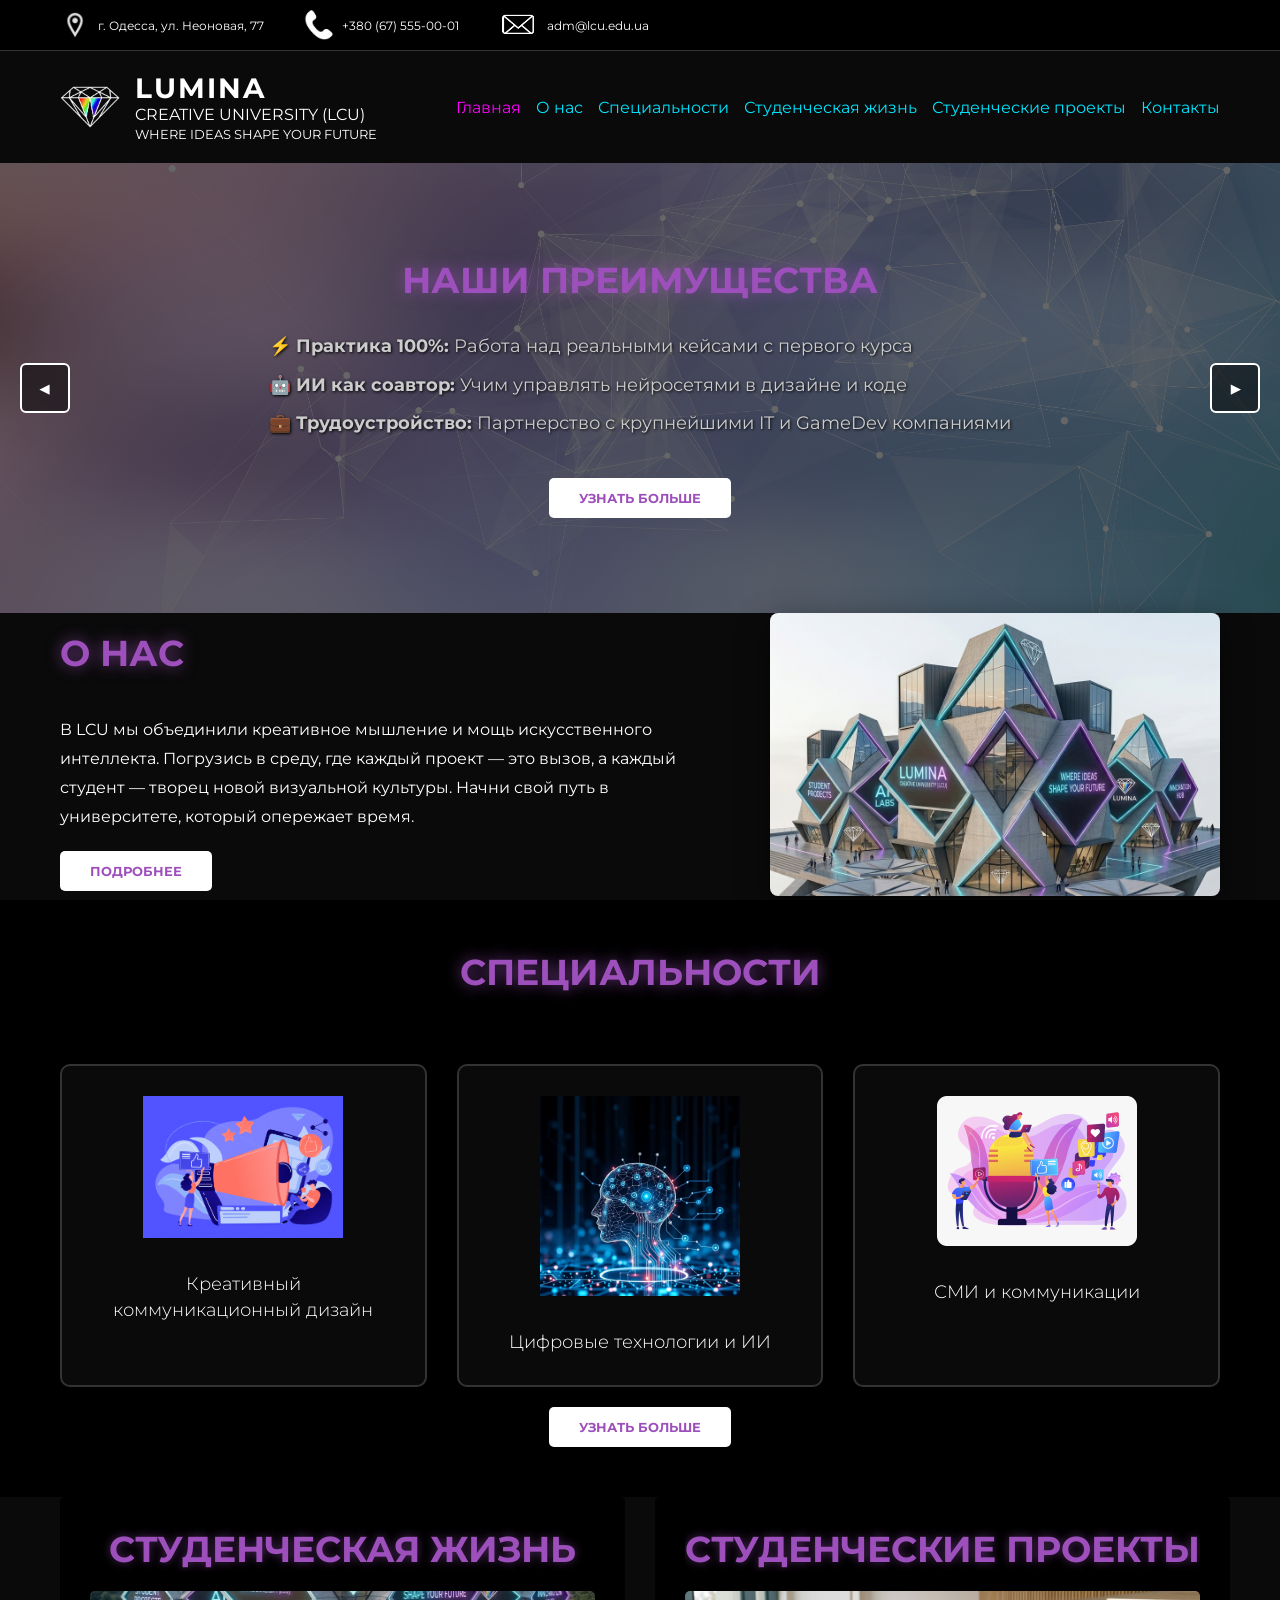
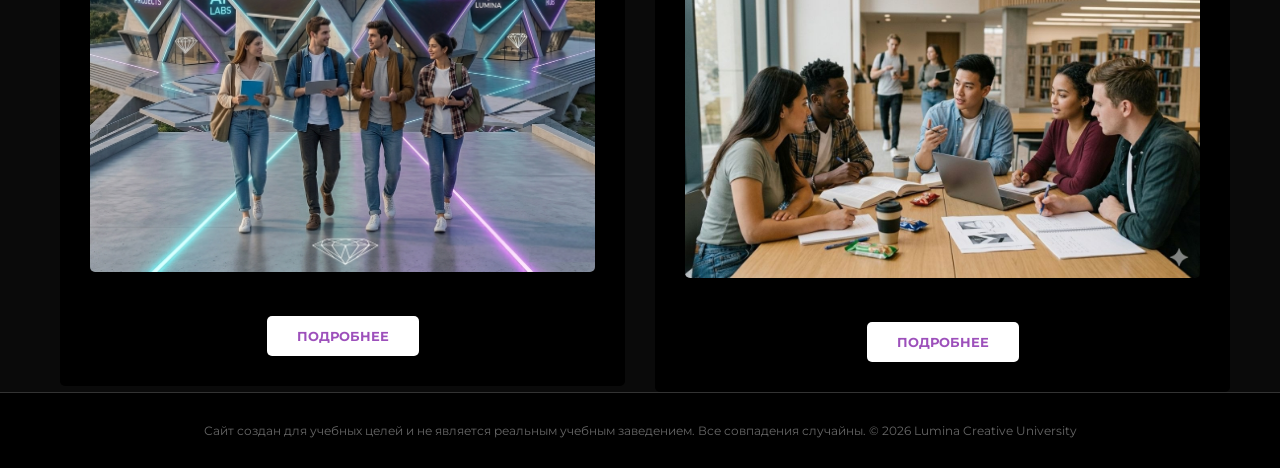
<file: index.html>
﻿<!DOCTYPE html>
<head>
	<!-- Google tag (gtag.js) -->
<script async src="https://www.googletagmanager.com/gtag/js?id=G-HWJTBQHFTX"></script>
<script>
  window.dataLayer = window.dataLayer || [];
  function gtag(){dataLayer.push(arguments);}
  gtag('js', new Date());

  gtag('config', 'G-HWJTBQHFTX');
</script>
    <meta charset="UTF-8">
	<meta name="keywords" content="Lumina Creative University, университет Люмина Креатив, LCU, Креативный коммуникационный дизайн, 
	где изучать цифровые технологии и ИИ, где учиться на СМИ и коммуникации, универ по айти, айти университеты Одессы,
	обучение дизайну Одесса, креативный коммуникационный дизайн, курсы ИИ и цифровых технологий, факультет СМИ и коммуникаций, 
	ИТ университет Одесса, высшее образование в сфере дизайна, обучение геймдизайну, медиа технологии, современные профессии 2026, 
	куда поступать на дизайн, лучшие айти вузы Украины, студенческие проекты по дизайну">
	<meta name="description" content="Добро пожаловать в Lumina Creative University (LCU) в Одессе. Мы готовим лидеров в сфере дизайна, 
	IT и медиа. Начни свой путь в инновационном университете будущего уже сегодня!">
	<meta name="author" content="Adella Lamyr">
    <meta name="viewport" content="width=device-width, initial-scale=1.0">
    <title>Lumina Creative University (LCU)</title>
	<link rel="icon" type="image/x-icon" href="logo.png">
    <link rel="stylesheet" href="style.css">
    <link href="https://fonts.googleapis.com/css2?family=Montserrat:wght@300;400;700&display=swap" rel="stylesheet">
</head>
<body>

    <header class="top-bar">
        <div class="container">
            <span><img src="geo.png" width="30" height="30" alt="Address"> г. Одесса, ул. Неоновая, 77</span>
            <span><img src="phonenum.png" width="30" height="30" alt="PhoneNumber"> +380 (67) 555-00-01</span>
            <span><img src="email.png" width="40" height="30" alt="Email"> adm@lcu.edu.ua</span>
        </div>
    </header>

    <nav class="main-nav">
        <div class="container">
            <div class="logo">
                <img src="logo.png" alt="Lumina Logo">
                <div class="logo-text">
                    <h1>LUMINA</h1>
                    <p>CREATIVE UNIVERSITY (LCU)</p>
                    <small>WHERE IDEAS SHAPE YOUR FUTURE</small>
                </div>
            </div>
            <ul class="nav-links">
                <li><a href="index.html" class="active">Главная</a></li>
                <li><a href="aboutus.html">О нас</a></li>
                <li class="dropdown">
    <a href="specialities.html">Специальности</a>
    <ul class="dropdown-menu">
        <li><a href="spes1design.html">Креативный коммуникационный дизайн</a></li>
        <li><a href="spes2ai.html">Цифровые технологии и ИИ</a></li>
        <li><a href="spes3comm.html">СМИ и коммуникации</a></li>
    </ul>
</li>
                <li><a href="studentlife.html">Студенческая жизнь</a></li>
                <li><a href="studentproject.html">Студенческие проекты</a></li>
                <li><a href="contact.html">Контакты</a></li>
            </ul>
        </div>
    </nav>


<section class="hero-slider">
    <div class="sliderB">
        <input type="radio" name="slider1" id="slider1_1" checked="checked">
        <div class="slide-item" style="background-image: linear-gradient(rgba(0,0,0,0.6), rgba(0,0,0,0.6)), url('slader1.jpg');">
            <div class="slider-content">
                <h2>НАШИ ПРЕИМУЩЕСТВА</h2>
                <div class="slider-bullets">
                    <p>⚡ <strong>Практика 100%:</strong> Работа над реальными кейсами с первого курса</p>
                    <p>🤖 <strong>ИИ как соавтор:</strong> Учим управлять нейросетями в дизайне и коде</p>
                    <p>💼 <strong>Трудоустройство:</strong> Партнерство с крупнейшими IT и GameDev компаниями</p>
                </div>
                <button class="btn-more" onclick="window.location.href='aboutus.html'">УЗНАТЬ БОЛЬШЕ</button>
            </div>
        </div>
        <label for="slider1_3" class="lbl-prev"></label> <label for="slider1_2" class="lbl-next"></label> <input type="radio" name="slider1" id="slider1_2">
        <div class="slide-item" style="background-image: linear-gradient(rgba(0,0,0,0.6), rgba(0,0,0,0.6)), url('slader1.jpg');">
            <div class="slider-content">
                <h2>НАПРАВЛЕНИЯ ОБУЧЕНИЯ</h2>
                <div class="slider-bullets">
                    <p>🎨 Креативный коммуникационный дизайн</p>
                    <p>🧠 Цифровые технологии и ИИ</p>
                    <p>📢 СМИ и коммуникации</p>
                </div>
                <button class="btn-more" onclick="window.location.href='specialities.html'">УЗНАТЬ БОЛЬШЕ</button>
            </div>
        </div>
        <label for="slider1_1" class="lbl-prev"></label> <label for="slider1_3" class="lbl-next"></label> <input type="radio" name="slider1" id="slider1_3">
        <div class="slide-item" style="background-image: linear-gradient(rgba(0,0,0,0.6), rgba(0,0,0,0.6)), url('slader1.jpg');">
            <div class="slider-content">
                <h2>ЕСТЬ ВОПРОСЫ?</h2>
                <div class="slider-bullets">
                    <p>📍 Мы находимся в Одессе и всегда открыты к общению!</p>
                    <p>💬 Задай вопрос приемной комиссии или деканату</p>
                    <p>✉️ Мы поможем определиться с выбором будущей профессии</p>
                </div>
                <button class="btn-more" onclick="window.location.href='contact.html'">СВЯЗАТЬСЯ С НАМИ</button>
            </div>
        </div>
        <label for="slider1_2" class="lbl-prev"></label> <label for="slider1_1" class="lbl-next"></label> </div>
</section>

<div class="anim-show">
<section class="about-us container">
        <div class="about-text">
            <h2>О НАС</h2>
            <p>В LCU мы объединили креативное мышление и мощь искусственного интеллекта. Погрузись в среду, 
			где каждый проект — это вызов, а каждый студент — творец новой визуальной культуры.
			Начни свой путь в университете, который опережает время.</p>
            <button class="btn-more" onclick="window.location.href='aboutus.html'">ПОДРОБНЕЕ</button>
        </div>
        <div class="about-image">
            <img src="shortview.png" alt="LCU Campus">
        </div>
    </section>
</div>

<div class="anim-show">
    <section class="specialties">
        <div class="container">
            <h2>СПЕЦИАЛЬНОСТИ</h2>
            <div class="specialties-grid">
                <a href="spes1design.html" class="specialty-card">
                    <img src="comdesign.png" alt="Creative Design">
                    <h3>Креативный коммуникационный дизайн</h3>
                </a>
                <a href="spes2ai.html" class="specialty-card">
                    <img src="spai.webp" alt="AI Technologies">
                    <h3>Цифровые технологии и ИИ</h3>
                </a>
                <a href="spes3comm.html" class="specialty-card">
                    <img src="comm.png" alt="Media Communication">
                    <h3>СМИ и коммуникации</h3>
                </a>
            </div>
			<button class="btn-more" onclick="window.location.href='specialities.html'">УЗНАТЬ БОЛЬШЕ</button>
        </div>
    </section>
</div>

<div class="anim-show">
    <section class="student-life container">
        <div class="student-block">
            <h2>СТУДЕНЧЕСКАЯ ЖИЗНЬ</h2>
            <img src="students.png" alt="Students walking">
            <button class="btn-more" onclick="window.location.href='studentlife.html'">ПОДРОБНЕЕ</button>
        </div>
        <div class="student-block">
            <h2>СТУДЕНЧЕСКИЕ ПРОЕКТЫ</h2>
            <img src="stprog.jpg" alt="Students studying">
            <button class="btn-more" onclick="window.location.href='studentproject.html'">ПОДРОБНЕЕ</button>
        </div>
    </section>
</div>

    <footer>
        <p>Сайт создан для учебных целей и не является реальным учебным заведением. Все совпадения 
		случайны. © 2026 Lumina Creative University</p>
    </footer>
</body>
</html>
</file>
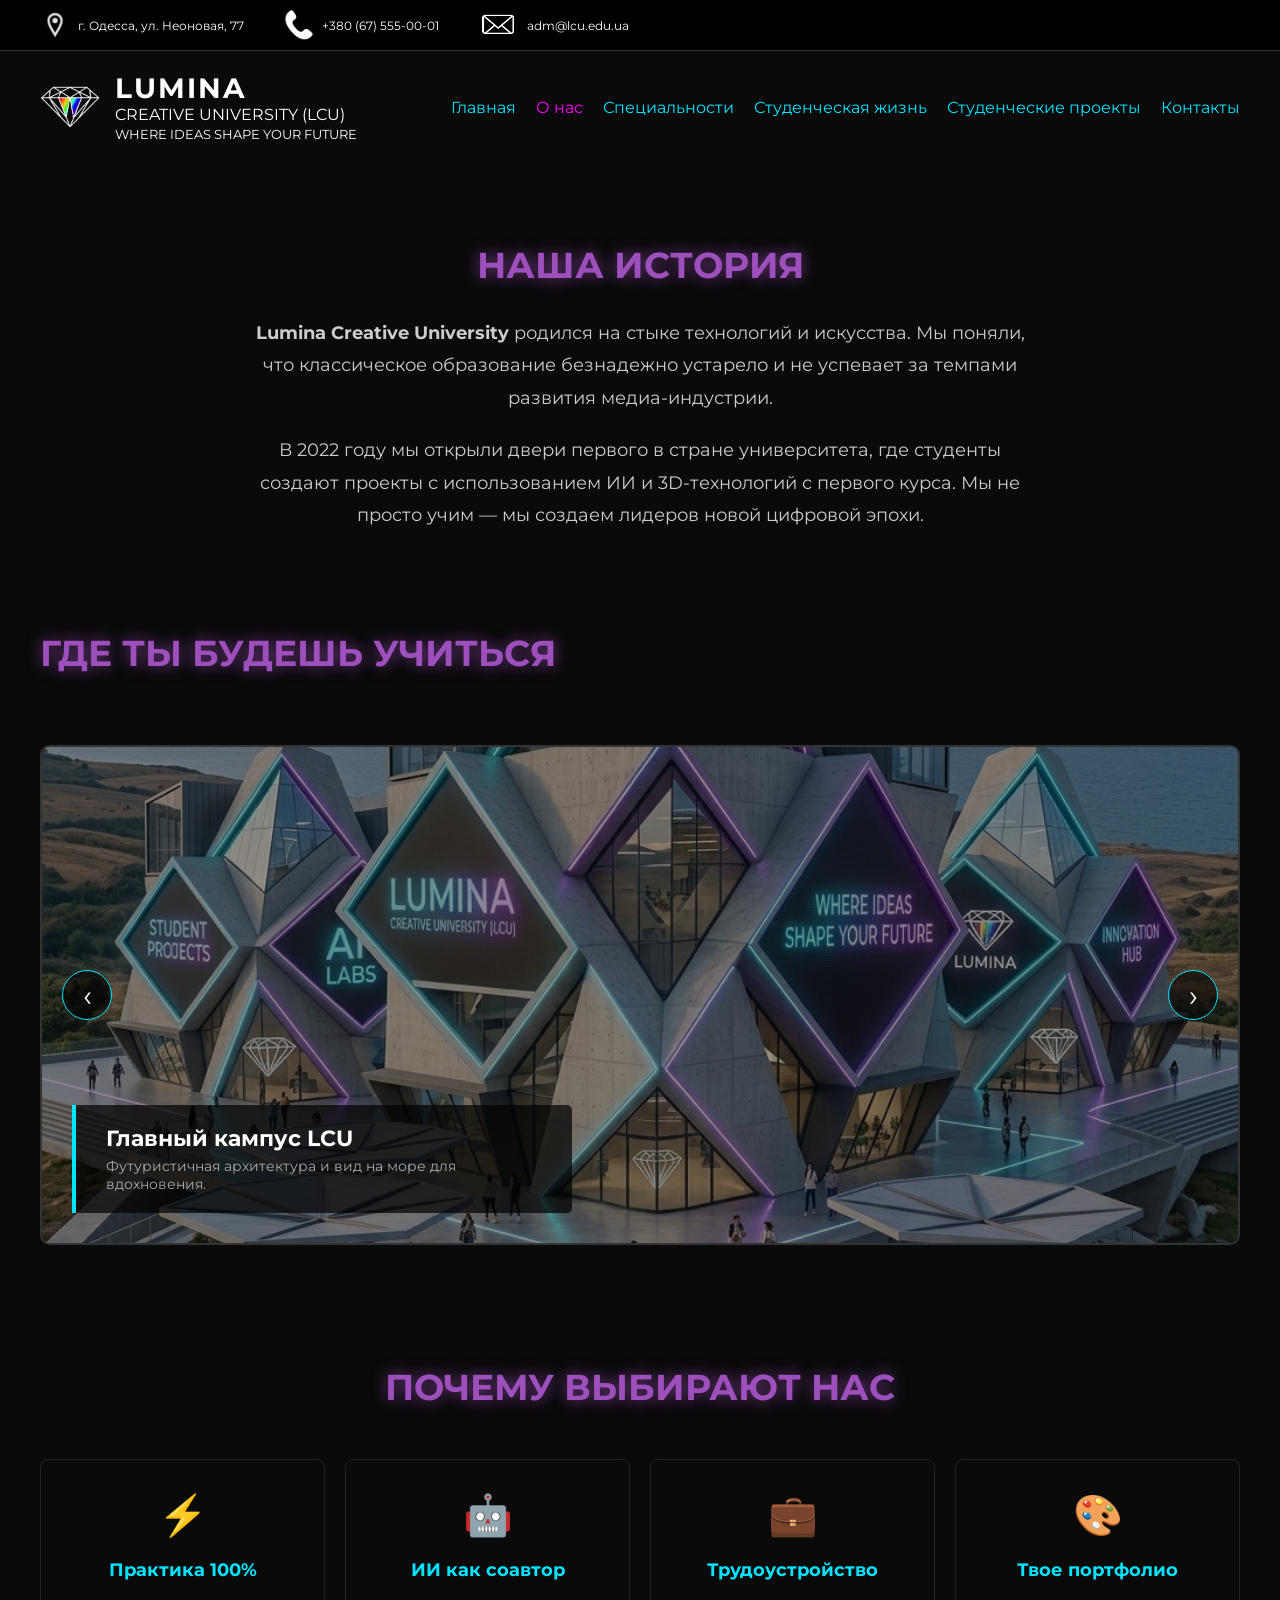
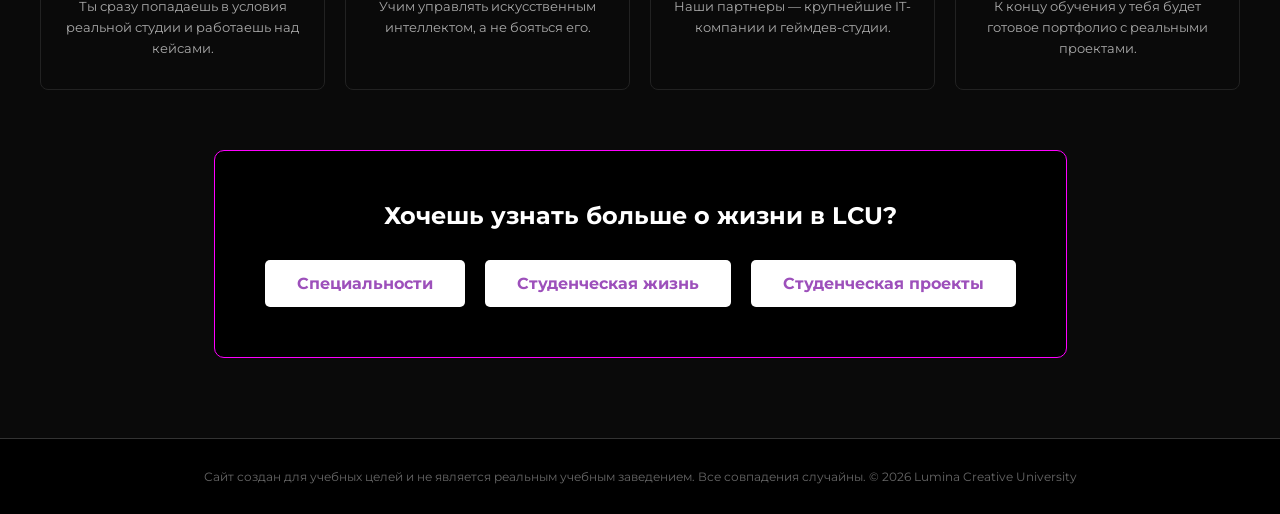
<file: aboutus.html>
﻿<!DOCTYPE html>
<head>
	<!-- Google tag (gtag.js) -->
<script async src="https://www.googletagmanager.com/gtag/js?id=G-HWJTBQHFTX"></script>
<script>
  window.dataLayer = window.dataLayer || [];
  function gtag(){dataLayer.push(arguments);}
  gtag('js', new Date());

  gtag('config', 'G-HWJTBQHFTX');
</script>
    <meta charset="UTF-8">
	<meta name="keywords" content="Lumina Creative University, о нас LCU, миссия Люмина Креатив, история университета, 
	инновационное образование Одесса, команда LCU, принципы обучения, креативный вуз будущего, почему выбирают LCU">
	<meta name="description" content="Узнайте больше о Lumina Creative University: наша история, 
	миссия и уникальный подход к обучению. Познакомьтесь с ценностями, которые делают LCU ведущим креативным вузом.">
	<meta name="author" content="Adella Lamyr">
    <meta name="viewport" content="width=device-width, initial-scale=1.0">
    <title>О нас (LCU)</title>
	<link rel="icon" type="image/x-icon" href="logo.png">
    <link rel="stylesheet" href="aboutus.css">
    <link href="https://fonts.googleapis.com/css2?family=Montserrat:wght@300;400;700&display=swap" rel="stylesheet">
</head>
<body>

    <header class="top-bar">
        <div class="container">
            <span><img src="geo.png" width="30" height="30" alt="Address"> г. Одесса, ул. Неоновая, 77</span>
            <span><img src="phonenum.png" width="30" height="30" alt="PhoneNumber"> +380 (67) 555-00-01</span>
            <span><img src="email.png" width="40" height="30" alt="Email"> adm@lcu.edu.ua</span>
        </div>
    </header>

    <nav class="main-nav">
        <div class="container">
            <div class="logo">
                <img src="logo.png" alt="Lumina Logo">
                <div class="logo-text">
                    <h1>LUMINA</h1>
                    <p>CREATIVE UNIVERSITY (LCU)</p>
                    <small>WHERE IDEAS SHAPE YOUR FUTURE</small>
                </div>
            </div>
            <ul class="nav-links">
                <li><a href="index.html" >Главная</a></li>
                <li><a href="aboutus.html" class="active">О нас</a></li>
                <li class="dropdown">
    <a href="specialities.html">Специальности</a>
    <ul class="dropdown-menu">
        <li><a href="spes1design.html">Креативный коммуникационный дизайн</a></li>
        <li><a href="spes2ai.html">Цифровые технологии и ИИ</a></li>
        <li><a href="spes3comm.html">СМИ и коммуникации</a></li>
    </ul>
</li>
                <li><a href="studentlife.html">Студенческая жизнь</a></li>
                <li><a href="studentproject.html">Студенческие проекты</a></li>
                <li><a href="contact.html">Контакты</a></li>
            </ul>
        </div>
    </nav>


 <section class="about-hero container">
        <div class="about-hero-text">
            <h2 class="main-title">НАША ИСТОРИЯ</h2> 
            <p><strong>Lumina Creative University</strong> родился на стыке технологий и искусства. Мы поняли, что классическое образование безнадежно устарело и не успевает за темпами развития медиа-индустрии.</p>
            <p>В 2022 году мы открыли двери первого в стране университета, где студенты создают проекты с использованием ИИ и 3D-технологий с первого курса. Мы не просто учим — мы создаем лидеров новой цифровой эпохи.</p>
        </div>
    </section>

<section class="campus-slider">
    <div class="container">
        <h2 class="main-title center-title">ГДЕ ТЫ БУДЕШЬ УЧИТЬСЯ</h2>
    </div>

    <div class="slider-window sliderB">
        <input type="radio" name="slider2" id="slider2_1" checked>
        <div class="campus-slide" style="background-image: linear-gradient(rgba(0,0,0,0.4), rgba(0,0,0,0.4)), url('campus.png');">
            <div class="campus-info">
                <h3>Главный кампус LCU</h3>
                <p>Футуристичная архитектура и вид на море для вдохновения.</p>
            </div>
        </div>
        <label for="slider2_3" class="lbl-prev"></label>
        <label for="slider2_2" class="lbl-next"></label>

        <input type="radio" name="slider2" id="slider2_2">
        <div class="campus-slide" style="background-image: linear-gradient(rgba(0,0,0,0.4), rgba(0,0,0,0.4)), url('lab.jpeg');">
            <div class="campus-info">
                <h3>VR и AI Лаборатория</h3>
                <p>Кабинеты, оснащенные топовым "железом" и шлемами виртуальной реальности.</p>
            </div>
        </div>
        <label for="slider2_1" class="lbl-prev"></label>
        <label for="slider2_3" class="lbl-next"></label>

        <input type="radio" name="slider2" id="slider2_3">
        <div class="campus-slide" style="background-image: linear-gradient(rgba(0,0,0,0.4), rgba(0,0,0,0.4)), url('kovorking.jpeg');">
            <div class="campus-info">
                <h3>Зона коворкинга</h3>
                <p>Пространство для генерации идей, общения и командной работы.</p>
            </div>
        </div>
        <label for="slider2_2" class="lbl-prev"></label>
        <label for="slider2_1" class="lbl-next"></label>
    </div>
</section>

    <section class="principles container">
        <h2 class="main-title center-title">ПОЧЕМУ ВЫБИРАЮТ НАС</h2>
<div class="principles-grid">
            <div class="principle-card">
                <div class="icon-wrap">⚡</div>
                <h3>Практика 100%</h3>
                <p>Ты сразу попадаешь в условия реальной студии и работаешь над кейсами.</p>
            </div>
            <div class="principle-card">
                <div class="icon-wrap">🤖</div>
                <h3>ИИ как соавтор</h3>
                <p>Учим управлять искусственным интеллектом, а не бояться его.</p>
            </div>
            <div class="principle-card">
                <div class="icon-wrap">💼</div>
                <h3>Трудоустройство</h3>
                <p>Наши партнеры — крупнейшие IT-компании и геймдев-студии.</p>
            </div>
            <div class="principle-card">
                <div class="icon-wrap">🎨</div>
                <h3>Твое портфолио</h3>
                <p>К концу обучения у тебя будет готовое портфолио с реальными проектами.</p>
            </div>
        </div>

        <div class="cta-block">
            <h3>Хочешь узнать больше о жизни в LCU?</h3>
            <div class="cta-buttons">
                <a href="specialities.html" class="btn-more">Специальности</a>
                <a href="studentlife.html" class="btn-more">Студенческая жизнь</a>
                <a href="studentproject.html" class="btn-more">Студенческая проекты</a>
            </div>
        </div>
    </section>

    <footer>
        <p>Сайт создан для учебных целей и не является реальным учебным заведением. Все совпадения 
		случайны. © 2026 Lumina Creative University</p>
    </footer>
</body>
</html>
</file>
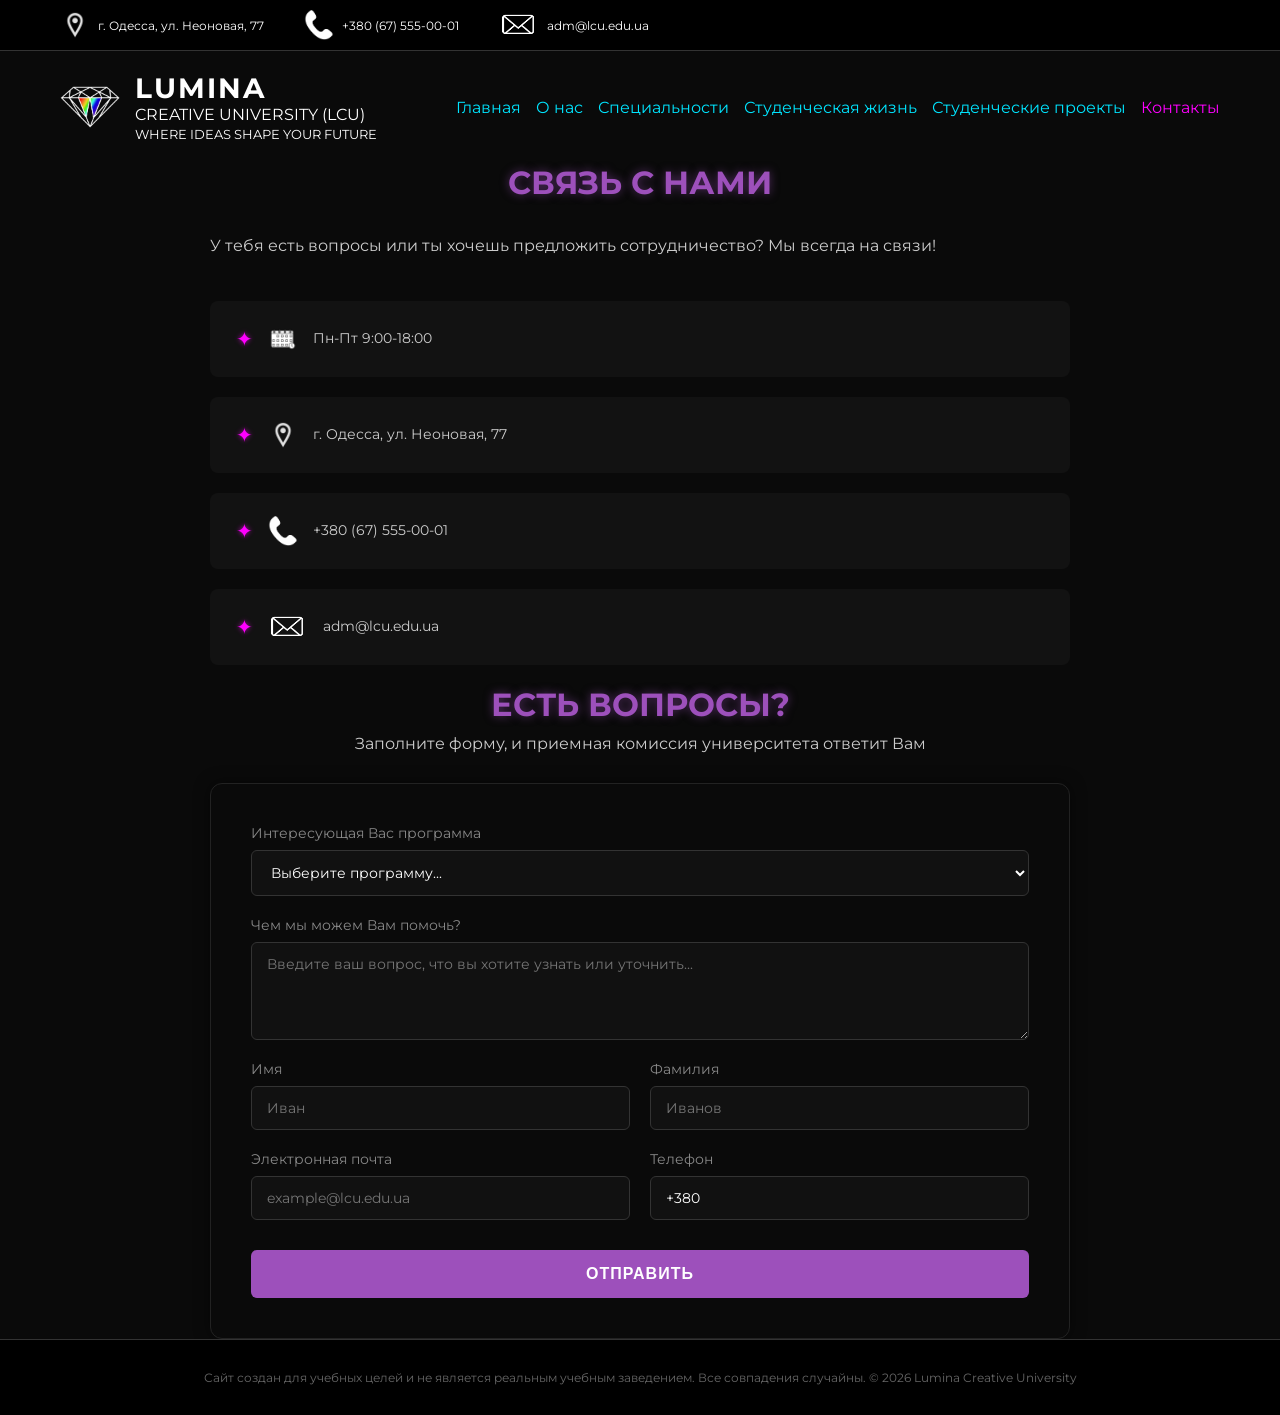
<file: contact.html>
﻿<!DOCTYPE html>
<head>
	<!-- Google tag (gtag.js) -->
<script async src="https://www.googletagmanager.com/gtag/js?id=G-HWJTBQHFTX"></script>
<script>
  window.dataLayer = window.dataLayer || [];
  function gtag(){dataLayer.push(arguments);}
  gtag('js', new Date());

  gtag('config', 'G-HWJTBQHFTX');
</script>
    <meta charset="UTF-8">
	<meta name="keywords" content="адрес LCU, контакты Люмина Креатив, университет Одесса адрес, 
	приемная комиссия LCU, как доехать, Lumina Creative University телефон, Lumina Creative University почта, Lumina Creative University email">
	<meta name="description" content="Свяжитесь с нами для поступления или консультации. Адрес LCU 
	в Одессе, номера телефонов приемной комиссии и форма обратной связи на одной странице.">
	<meta name="author" content="Adella Lamyr">
    <meta name="viewport" content="width=device-width, initial-scale=1.0">
    <title>Контакты (LCU)</title>
	<link rel="icon" type="image/x-icon" href="logo.png">
    <link rel="stylesheet" href="contact.css">
    <link href="https://fonts.googleapis.com/css2?family=Montserrat:wght@300;400;700&display=swap" rel="stylesheet">
</head>
<body>

    <header class="top-bar">
        <div class="container">
            <span><img src="geo.png" width="30" height="30" alt="Address"> г. Одесса, ул. Неоновая, 77</span>
            <span><img src="phonenum.png" width="30" height="30" alt="PhoneNumber"> +380 (67) 555-00-01</span>
            <span><img src="email.png" width="40" height="30" alt="Email"> adm@lcu.edu.ua</span>
        </div>
    </header>

    <nav class="main-nav">
        <div class="container">
            <div class="logo">
                <img src="logo.png" alt="Lumina Logo">
                <div class="logo-text">
                    <h1>LUMINA</h1>
                    <p>CREATIVE UNIVERSITY (LCU)</p>
                    <small>WHERE IDEAS SHAPE YOUR FUTURE</small>
                </div>
            </div>
            <ul class="nav-links">
                <li><a href="index.html" >Главная</a></li>
                <li><a href="aboutus.html">О нас</a></li>
                <li class="dropdown">
    <a href="specialities.html">Специальности</a>
    <ul class="dropdown-menu">
        <li><a href="spes1design.html">Креативный коммуникационный дизайн</a></li>
        <li><a href="spes2ai.html">Цифровые технологии и ИИ</a></li>
        <li><a href="spes3comm.html">СМИ и коммуникации</a></li>
    </ul>
</li>
                <li><a href="studentlife.html">Студенческая жизнь</a></li>
                <li><a href="studentproject.html">Студенческие проекты</a></li>
                <li><a href="contact.html"  class="active">Контакты</a></li>
            </ul>
        </div>
    </nav>
	
	<div class="container-narrow">
	<section class="project-card contacts-card">
    <h2 class="centered-title">Связь с нами</h2>
    <div class="text-block">
        <p>У тебя есть вопросы или ты хочешь предложить сотрудничество? Мы всегда на связи!</p>
    </div>
    
    <ul class="contacts-list">
	
	<li>
            <div class="contact-item">
			<span class="sparkle">✦</span>
                <img src="calander.png" width="30" height="30" alt="Days">
                <span>Пн-Пт 9:00-18:00</span>
            </div>
        </li>
        
        <li>
            <div class="contact-item">
			<span class="sparkle">✦</span>
                <img src="geo.png" width="30" height="30" alt="Address">
                <span>г. Одесса, ул. Неоновая, 77</span>
            </div>
        </li>

        <li>
            <div class="contact-item">
                <span class="sparkle">✦</span>
                <img src="phonenum.png" width="30" height="30" alt="PhoneNumber">
                <span>+380 (67) 555-00-01</span>
            </div>
        </li>

        <li>
            <div class="contact-item">
            <span class="sparkle">✦</span>  
			<img src="email.png" width="40" height="30" alt="Email">
             <span>adm@lcu.edu.ua</span>  
            </div>
        </li>

    </ul>
</section>
	
<section class="spec-section">
        <h2 class="centered-title">Есть вопросы?</h2>
        <p class="form-subtitle">Заполните форму, и приемная комиссия университета ответит Вам</p>
        
        <form class="feedback-form" action="form.php" method="POST">
            
            <div class="form-group">
                <label for="program">Интересующая Вас программа</label>
                <select id="program" name="program" required>
                    <option value="" disabled selected>Выберите программу...</option>
                    <option value="design">Креативный коммуникационный дизайн</option>
                    <option value="ai">Цифровые технологии и ИИ</option>
                    <option value="media">СМИ и коммуникации</option>
                </select>
            </div>

            <div class="form-group">
                <label for="message">Чем мы можем Вам помочь?</label>
                <textarea id="message" name="message" rows="4" placeholder="Введите ваш вопрос, что вы хотите узнать или уточнить..." required></textarea>
            </div>

            <div class="form-row">
                <div class="form-group">
                    <label for="first-name">Имя</label>
                    <input type="text" id="first-name" name="first-name" placeholder="Иван" required>
                </div>
                <div class="form-group">
                    <label for="last-name">Фамилия</label>
                    <input type="text" id="last-name" name="last-name" placeholder="Иванов" required>
                </div>
            </div>

            <div class="form-row">
                <div class="form-group">
                    <label for="email">Электронная почта</label>
                    <input type="email" id="email" name="email" placeholder="example@lcu.edu.ua" required>
                </div>
                <div class="form-group">
                    <label for="phone">Телефон</label>
                    <input type="tel" id="phone" name="phone" value="+380" required>
                </div>
            </div>

            <button type="submit" class="submit-btn">Отправить</button>
        </form>
    </section>

</div>

    <footer>
        <p>Сайт создан для учебных целей и не является реальным учебным заведением. Все совпадения 
		случайны. © 2026 Lumina Creative University</p>
    </footer>
	
</body>
</html>
</file>
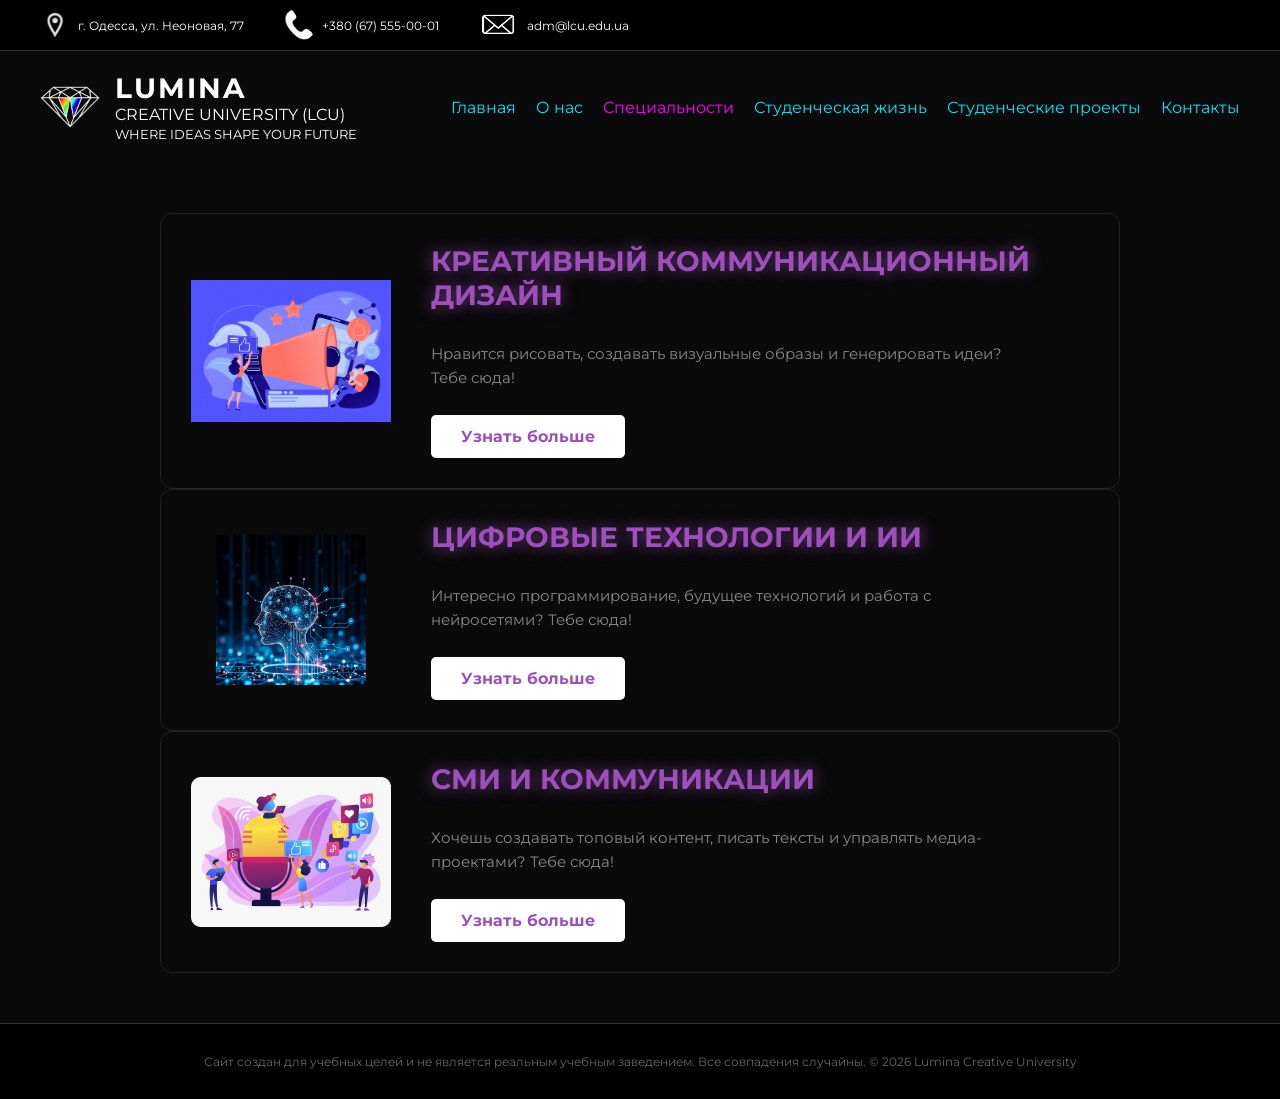
<file: specialities.html>
﻿<!DOCTYPE html>
<head>
	<!-- Google tag (gtag.js) -->
<script async src="https://www.googletagmanager.com/gtag/js?id=G-HWJTBQHFTX"></script>
<script>
  window.dataLayer = window.dataLayer || [];
  function gtag(){dataLayer.push(arguments);}
  gtag('js', new Date());

  gtag('config', 'G-HWJTBQHFTX');
</script>
    <meta charset="UTF-8">
	<meta name="keywords" content="Lumina Creative University, специальности LCU, факультеты дизайна, куда поступать в Одессе, 
	выбор профессии 2026, креативное образование, Креативный коммуникационный дизайн, Цифровые технологии и ИИ, СМИ и коммуникации">
	<meta name="description" content="Исследуйте образовательные программы LCU. От графического дизайна до искусственного 
	интеллекта - выберите направление, которое превратит ваше хобби в востребованную профессию.">
	<meta name="author" content="Adella Lamyr">
    <meta name="viewport" content="width=device-width, initial-scale=1.0">
    <title>Специальности (LCU)</title>
	<link rel="icon" type="image/x-icon" href="logo.png">
    <link rel="stylesheet" href="specialities.css">
    <link href="https://fonts.googleapis.com/css2?family=Montserrat:wght@300;400;700&display=swap" rel="stylesheet">
</head>
<body>

    <header class="top-bar">
        <div class="container">
            <span><img src="geo.png" width="30" height="30" alt="Address"> г. Одесса, ул. Неоновая, 77</span>
            <span><img src="phonenum.png" width="30" height="30" alt="PhoneNumber"> +380 (67) 555-00-01</span>
            <span><img src="email.png" width="40" height="30" alt="Email"> adm@lcu.edu.ua</span>
        </div>
    </header>

    <nav class="main-nav">
        <div class="container">
            <div class="logo">
                <img src="logo.png" alt="Lumina Logo">
                <div class="logo-text">
                    <h1>LUMINA</h1>
                    <p>CREATIVE UNIVERSITY (LCU)</p>
                    <small>WHERE IDEAS SHAPE YOUR FUTURE</small>
                </div>
            </div>
            <ul class="nav-links">
                <li><a href="index.html" >Главная</a></li>
                <li><a href="aboutus.html">О нас</a></li>
                <li class="dropdown">
    <a href="specialities.html" class="active">Специальности</a>
    <ul class="dropdown-menu">
        <li><a href="spes1design.html">Креативный коммуникационный дизайн</a></li>
        <li><a href="spes2ai.html">Цифровые технологии и ИИ</a></li>
        <li><a href="spes3comm.html">СМИ и коммуникации</a></li>
    </ul>
</li>
                <li><a href="studentlife.html">Студенческая жизнь</a></li>
                <li><a href="studentproject.html">Студенческие проекты</a></li>
                <li><a href="contact.html">Контакты</a></li>
            </ul>
        </div>
    </nav>

<div class="specialties-list">
<div class="anim-show-one">    
    <div class="specialty-row-card">
        <div class="spec-image">
            <img src="comdesign.png" alt="Creative Design">
        </div>
        <div class="spec-info">
            <h3>Креативный коммуникационный дизайн</h3>
            <p>Нравится рисовать, создавать визуальные образы и генерировать идеи? Тебе сюда!</p>
            <a href="spes1design.html" class="btn-more-spec">Узнать больше</a>
        </div>
    </div>
<div class="anim-show-two">
    <div class="specialty-row-card">
        <div class="spec-image">
            <img src="spai.webp" alt="AI Technologies">
        </div>
        <div class="spec-info">
            <h3>Цифровые технологии и ИИ</h3>
            <p>Интересно программирование, будущее технологий и работа с нейросетями? Тебе сюда!</p>
            <a href="spes2ai.html" class="btn-more-spec">Узнать больше</a>
        </div>
    </div>
<div class="anim-show-three">
    <div class="specialty-row-card">
        <div class="spec-image">
            <img src="comm.png" alt="Media Communication">
        </div>
        <div class="spec-info">
            <h3>СМИ и коммуникации</h3>
            <p>Хочешь создавать топовый контент, писать тексты и управлять медиа-проектами? Тебе сюда!</p>
            <a href="spes3comm.html" class="btn-more-spec">Узнать больше</a>
        </div>
    </div>

</div></div></div>
</div>


    <footer>
        <p>Сайт создан для учебных целей и не является реальным учебным заведением. Все совпадения 
		случайны. © 2026 Lumina Creative University</p>
    </footer>
	
</body>
</html>
</file>
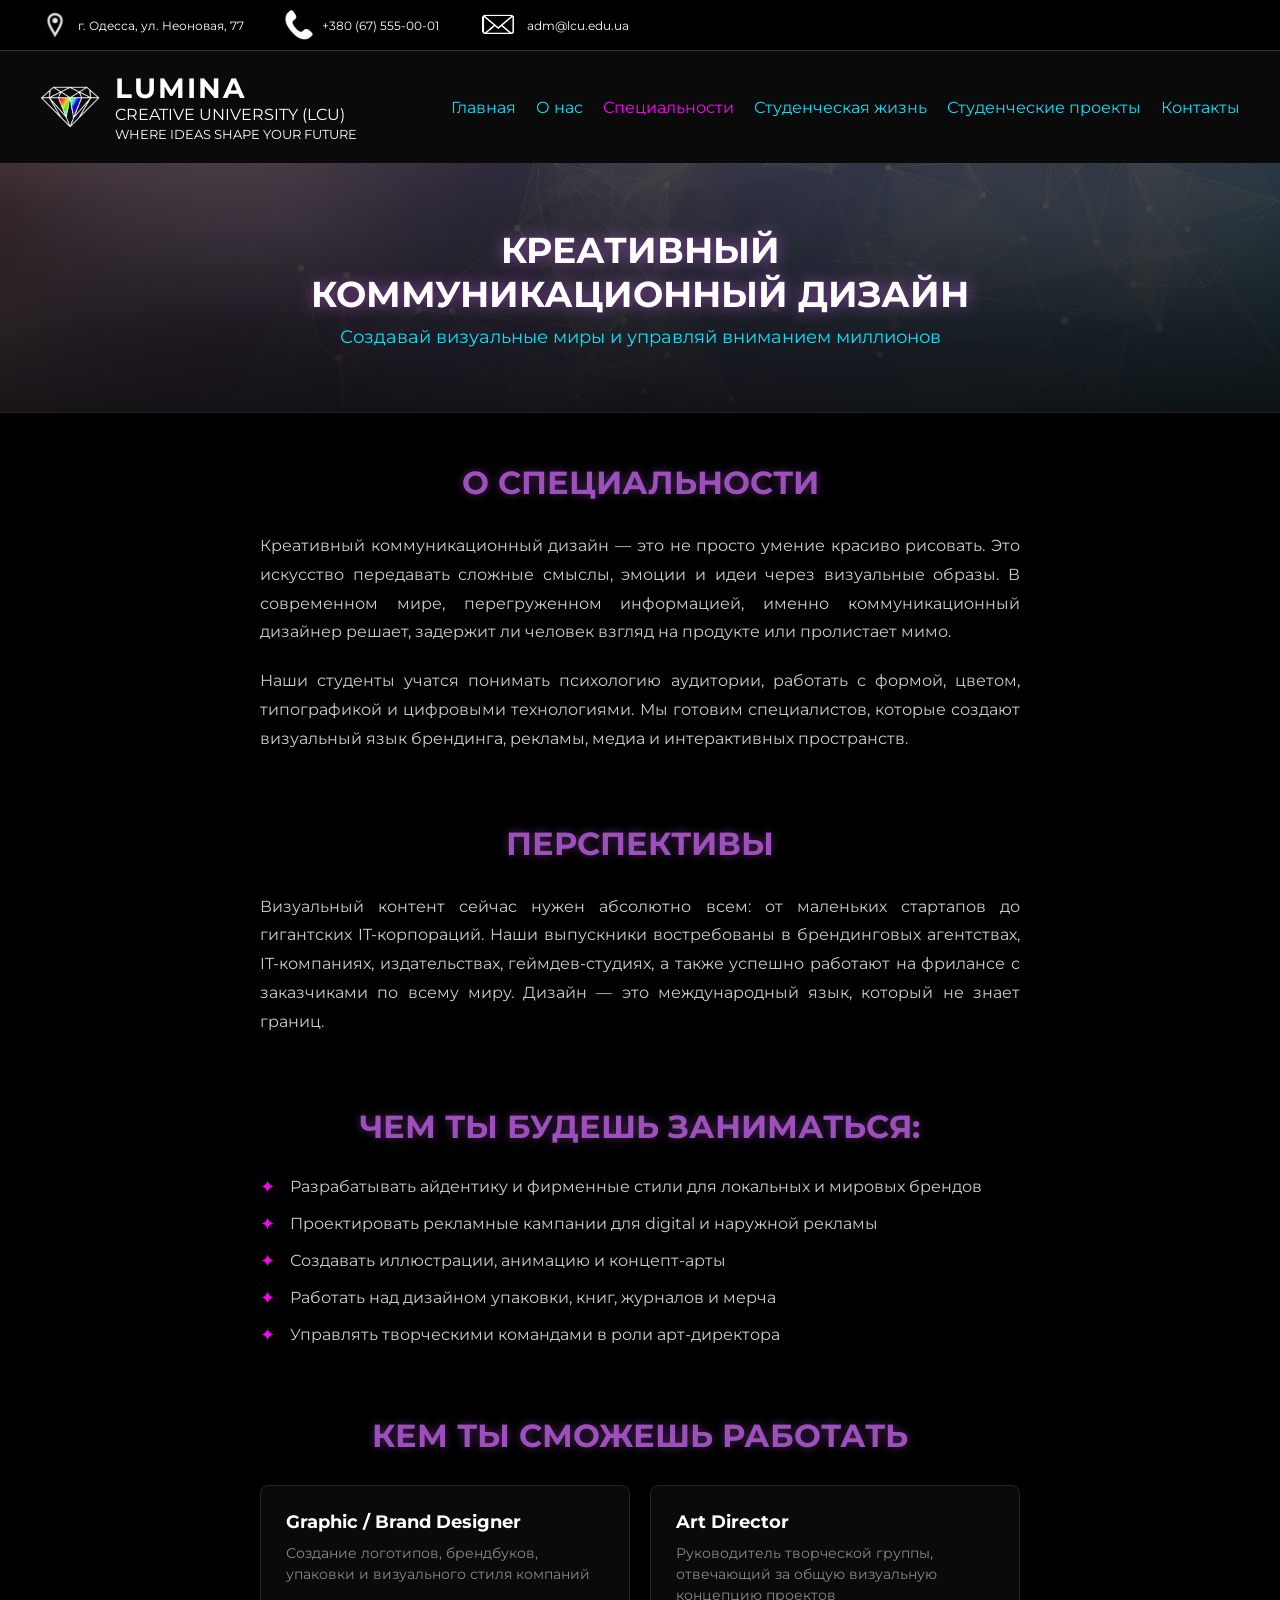
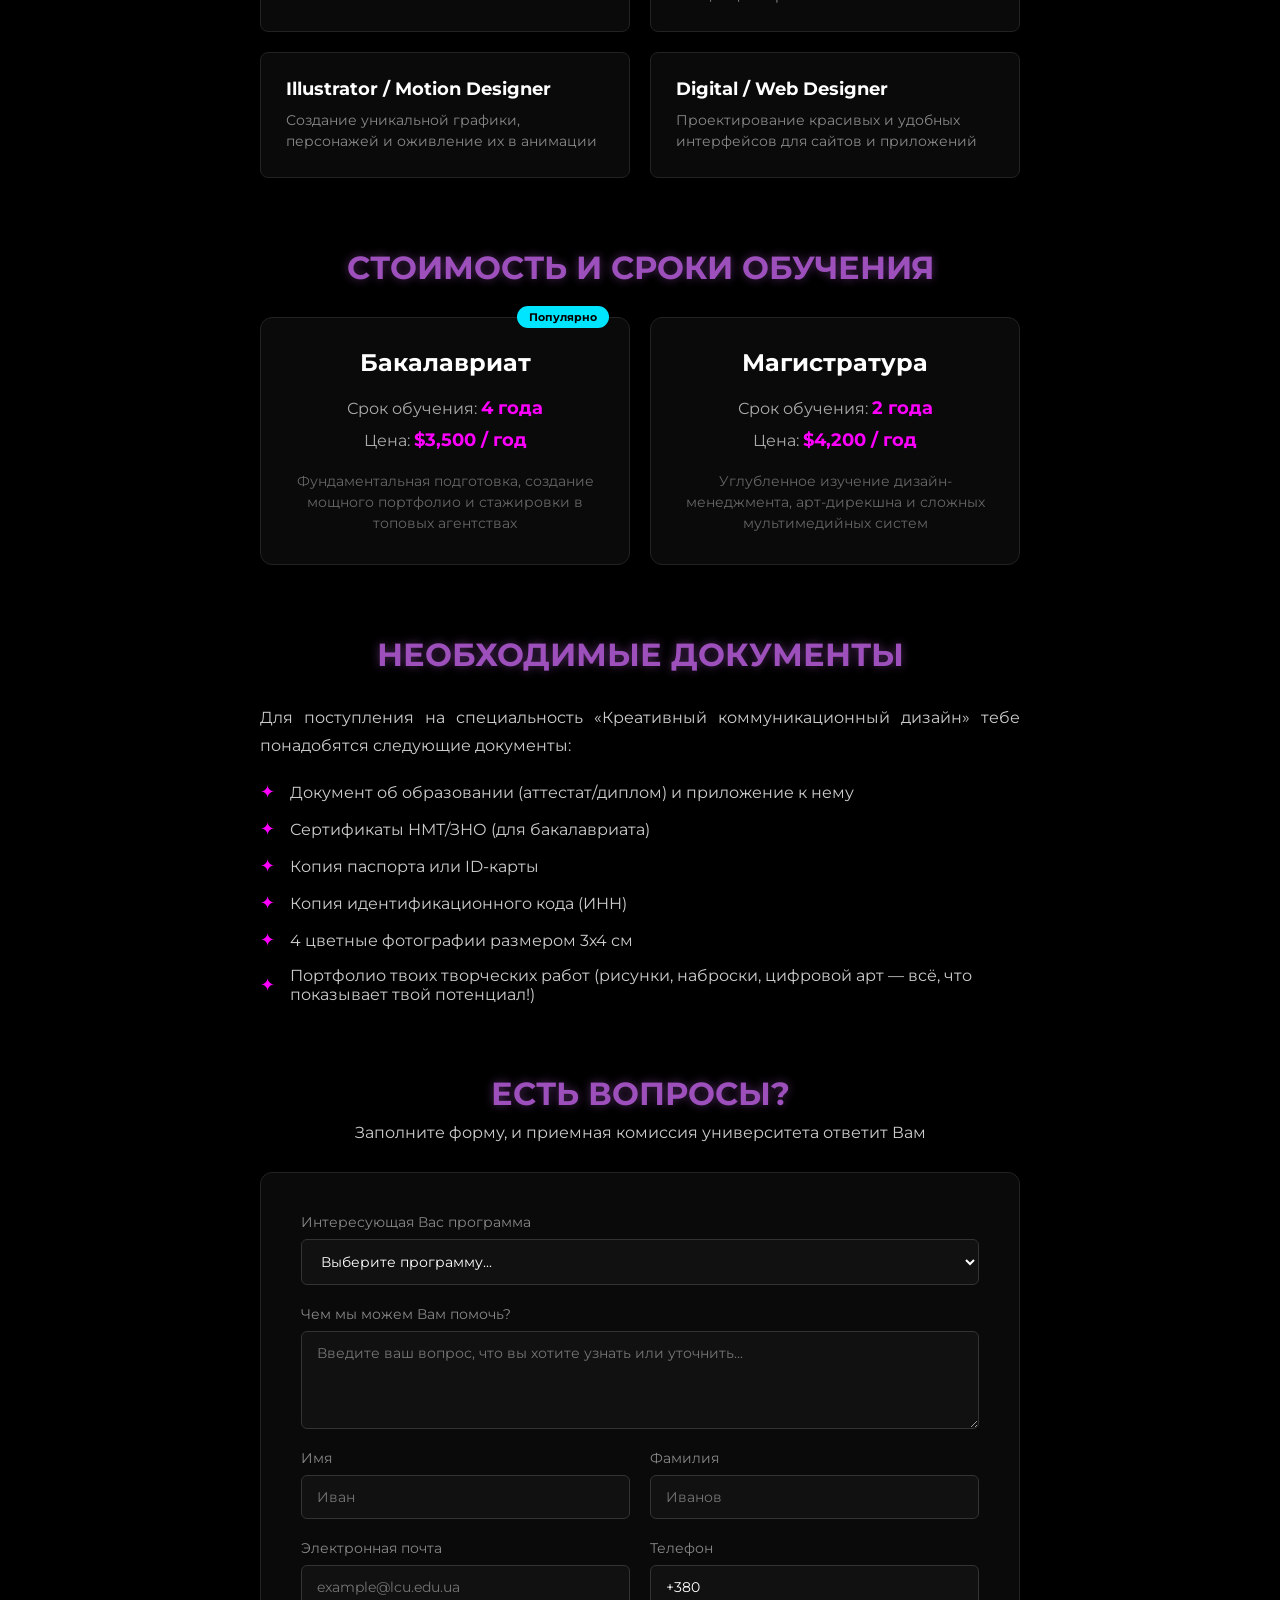
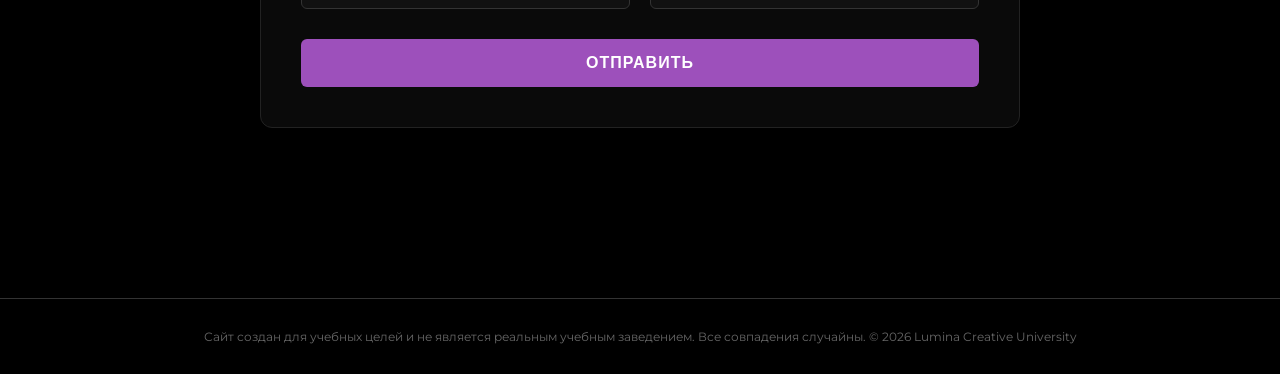
<file: spes1design.html>
﻿<!DOCTYPE html>
<head>
	<!-- Google tag (gtag.js) -->
<script async src="https://www.googletagmanager.com/gtag/js?id=G-HWJTBQHFTX"></script>
<script>
  window.dataLayer = window.dataLayer || [];
  function gtag(){dataLayer.push(arguments);}
  gtag('js', new Date());

  gtag('config', 'G-HWJTBQHFTX');
</script>
    <meta charset="UTF-8">
	<meta name="keywords" content="обучение графическому дизайну, коммуникационный дизайн, 
	брендинг и айдентика, визуальные коммуникации, стать дизайнером в Одессе, Lumina Creative University дизайн, творческие профессии">
	<meta name="description" content="Станьте профессиональным дизайнером в LCU. Обучение брендингу, типографике и визуальным коммуникациям 
	с упором на практику и современные тренды индустрии.">
	<meta name="author" content="Adella Lamyr">
    <meta name="viewport" content="width=device-width, initial-scale=1.0">
    <title>Креативный коммуникационный дизайн (LCU)</title>
	<link rel="icon" type="image/x-icon" href="logo.png">
    <link rel="stylesheet" href="spec1.css">
    <link href="https://fonts.googleapis.com/css2?family=Montserrat:wght@300;400;700&display=swap" rel="stylesheet">
</head>
<body>

    <header class="top-bar">
        <div class="container">
            <span><img src="geo.png" width="30" height="30" alt="Address"> г. Одесса, ул. Неоновая, 77</span>
            <span><img src="phonenum.png" width="30" height="30" alt="PhoneNumber"> +380 (67) 555-00-01</span>
            <span><img src="email.png" width="40" height="30" alt="Email"> adm@lcu.edu.ua</span>
        </div>
    </header>

    <nav class="main-nav">
        <div class="container">
            <div class="logo">
                <img src="logo.png" alt="Lumina Logo">
                <div class="logo-text">
                    <h1>LUMINA</h1>
                    <p>CREATIVE UNIVERSITY (LCU)</p>
                    <small>WHERE IDEAS SHAPE YOUR FUTURE</small>
                </div>
            </div>
            <ul class="nav-links">
                <li><a href="index.html" >Главная</a></li>
                <li><a href="aboutus.html">О нас</a></li>
                <li class="dropdown">
    <a href="specialities.html" class="active">Специальности</a>
    <ul class="dropdown-menu">
        <li><a href="spes1design.html">Креативный коммуникационный дизайн</a></li>
        <li><a href="spes2ai.html">Цифровые технологии и ИИ</a></li>
        <li><a href="spes3comm.html">СМИ и коммуникации</a></li>
    </ul>
</li>
                <li><a href="studentlife.html">Студенческая жизнь</a></li>
                <li><a href="studentproject.html">Студенческие проекты</a></li>
                <li><a href="contact.html">Контакты</a></li>
            </ul>
        </div>
    </nav>
	
<main class="specialty-page">
    
<section class="spec-hero">
    <div class="container-narrow">
        <h1>Креативный коммуникационный дизайн</h1>
        <p class="subtitle">Создавай визуальные миры и управляй вниманием миллионов</p>
    </div>
</section>

<div class="container-narrow">
    
    <section class="spec-section">
        <h2 class="centered-title">О специальности</h2>
        <div class="text-block">
            <p>Креативный коммуникационный дизайн — это не просто умение красиво рисовать. Это искусство передавать сложные смыслы, эмоции и идеи через визуальные образы. В современном мире, перегруженном информацией, именно коммуникационный дизайнер решает, задержит ли человек взгляд на продукте или пролистает мимо.</p>
            <p>Наши студенты учатся понимать психологию аудитории, работать с формой, цветом, типографикой и цифровыми технологиями. Мы готовим специалистов, которые создают визуальный язык брендинга, рекламы, медиа и интерактивных пространств.</p>
        </div>
    </section>

    <section class="spec-section">
        <h2 class="centered-title">Перспективы</h2>
        <div class="text-block">
            <p>Визуальный контент сейчас нужен абсолютно всем: от маленьких стартапов до гигантских IT-корпораций. Наши выпускники востребованы в брендинговых агентствах, IT-компаниях, издательствах, геймдев-студиях, а также успешно работают на фрилансе с заказчиками по всему миру. Дизайн — это международный язык, который не знает границ.</p>
        </div>
    </section>

    <section class="spec-section">
        <h2 class="centered-title">Чем ты будешь заниматься:</h2>
        <ul class="spec-list">
            <li>Разрабатывать айдентику и фирменные стили для локальных и мировых брендов</li>
            <li>Проектировать рекламные кампании для digital и наружной рекламы</li>
            <li>Создавать иллюстрации, анимацию и концепт-арты</li>
            <li>Работать над дизайном упаковки, книг, журналов и мерча</li>
            <li>Управлять творческими командами в роли арт-директора</li>
        </ul>
    </section>

    <section class="spec-section">
        <h2 class="centered-title">Кем ты сможешь работать</h2>
        <div class="career-grid-2x2">
            <div class="career-card">
                <h4>Graphic / Brand Designer</h4>
                <p>Создание логотипов, брендбуков, упаковки и визуального стиля компаний</p>
            </div>
            <div class="career-card">
                <h4>Art Director</h4>
                <p>Руководитель творческой группы, отвечающий за общую визуальную концепцию проектов</p>
            </div>
            <div class="career-card">
                <h4>Illustrator / Motion Designer</h4>
                <p>Создание уникальной графики, персонажей и оживление их в анимации</p>
            </div>
            <div class="career-card">
                <h4>Digital / Web Designer</h4>
                <p>Проектирование красивых и удобных интерфейсов для сайтов и приложений</p>
            </div>
        </div>
    </section>

    <section class="spec-section">
        <h2 class="centered-title">Стоимость и сроки обучения</h2>
        <div class="price-table">
            <div class="price-card">
                <div class="badge">Популярно</div>
                <h3>Бакалавриат</h3>
                <div class="duration">Срок обучения: <span>4 года</span></div>
                <div class="cost">Цена: <span>$3,500 / год</span></div>
                <p>Фундаментальная подготовка, создание мощного портфолио и стажировки в топовых агентствах</p>
            </div>

            <div class="price-card">
                <h3>Магистратура</h3>
                <div class="duration">Срок обучения: <span>2 года</span></div>
                <div class="cost">Цена: <span>$4,200 / год</span></div>
                <p>Углубленное изучение дизайн-менеджмента, арт-дирекшна и сложных мультимедийных систем</p>
            </div>
        </div>
    </section>

<section class="spec-section">
        <h2 class="centered-title">Необходимые документы</h2>
        <div class="text-block">
            <p>Для поступления на специальность «Креативный коммуникационный дизайн» тебе понадобятся следующие документы:</p>
            <ul class="spec-list">
                <li>Документ об образовании (аттестат/диплом) и приложение к нему</li>
                <li>Сертификаты НМТ/ЗНО (для бакалавриата)</li>
                <li>Копия паспорта или ID-карты</li>
                <li>Копия идентификационного кода (ИНН)</li>
                <li>4 цветные фотографии размером 3х4 см</li>
                <li>Портфолио твоих творческих работ (рисунки, наброски, цифровой арт — всё, что показывает твой потенциал!)</li>
            </ul>
        </div>
    </section>

<section class="spec-section">
        <h2 class="centered-title">Есть вопросы?</h2>
        <p class="form-subtitle">Заполните форму, и приемная комиссия университета ответит Вам</p>
        
        <form class="feedback-form" action="form.php" method="POST">
            
            <div class="form-group">
                <label for="program">Интересующая Вас программа</label>
                <select id="program" name="program" required>
                    <option value="" disabled selected>Выберите программу...</option>
                    <option value="design">Креативный коммуникационный дизайн</option>
                    <option value="ai">Цифровые технологии и ИИ</option>
                    <option value="media">СМИ и коммуникации</option>
                </select>
            </div>

            <div class="form-group">
                <label for="message">Чем мы можем Вам помочь?</label>
                <textarea id="message" name="message" rows="4" placeholder="Введите ваш вопрос, что вы хотите узнать или уточнить..." required></textarea>
            </div>

            <div class="form-row">
                <div class="form-group">
                    <label for="first-name">Имя</label>
                    <input type="text" id="first-name" name="first-name" placeholder="Иван" required>
                </div>
                <div class="form-group">
                    <label for="last-name">Фамилия</label>
                    <input type="text" id="last-name" name="last-name" placeholder="Иванов" required>
                </div>
            </div>

            <div class="form-row">
                <div class="form-group">
                    <label for="email">Электронная почта</label>
                    <input type="email" id="email" name="email" placeholder="example@lcu.edu.ua" required>
                </div>
                <div class="form-group">
                    <label for="phone">Телефон</label>
                    <input type="tel" id="phone" name="phone" value="+380" pattern="\+380[0-9]{9}" required>
                </div>
            </div>

            <button type="submit" class="submit-btn">Отправить</button>
        </form>
    </section>

</div>
</main>

    <footer>
        <p>Сайт создан для учебных целей и не является реальным учебным заведением. Все совпадения 
		случайны. © 2026 Lumina Creative University</p>
    </footer>
	
</body>
</html>
</file>
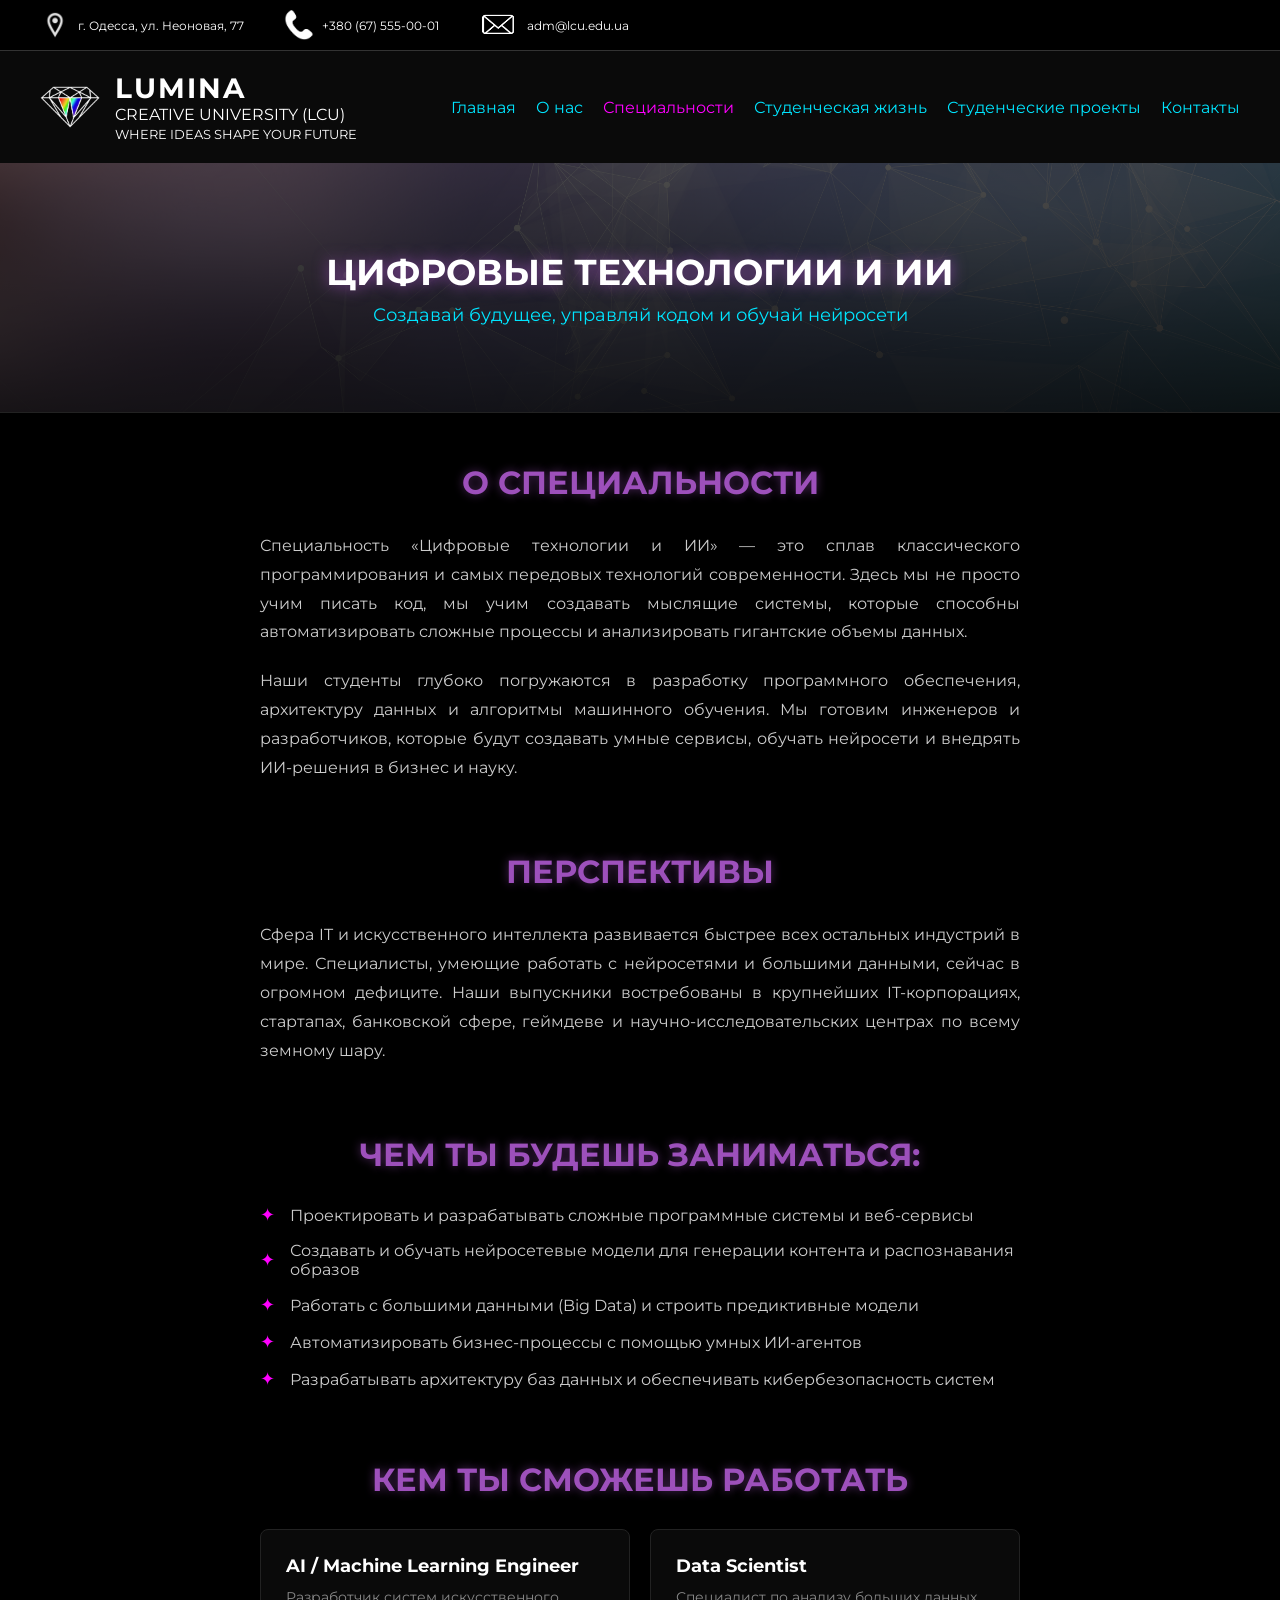
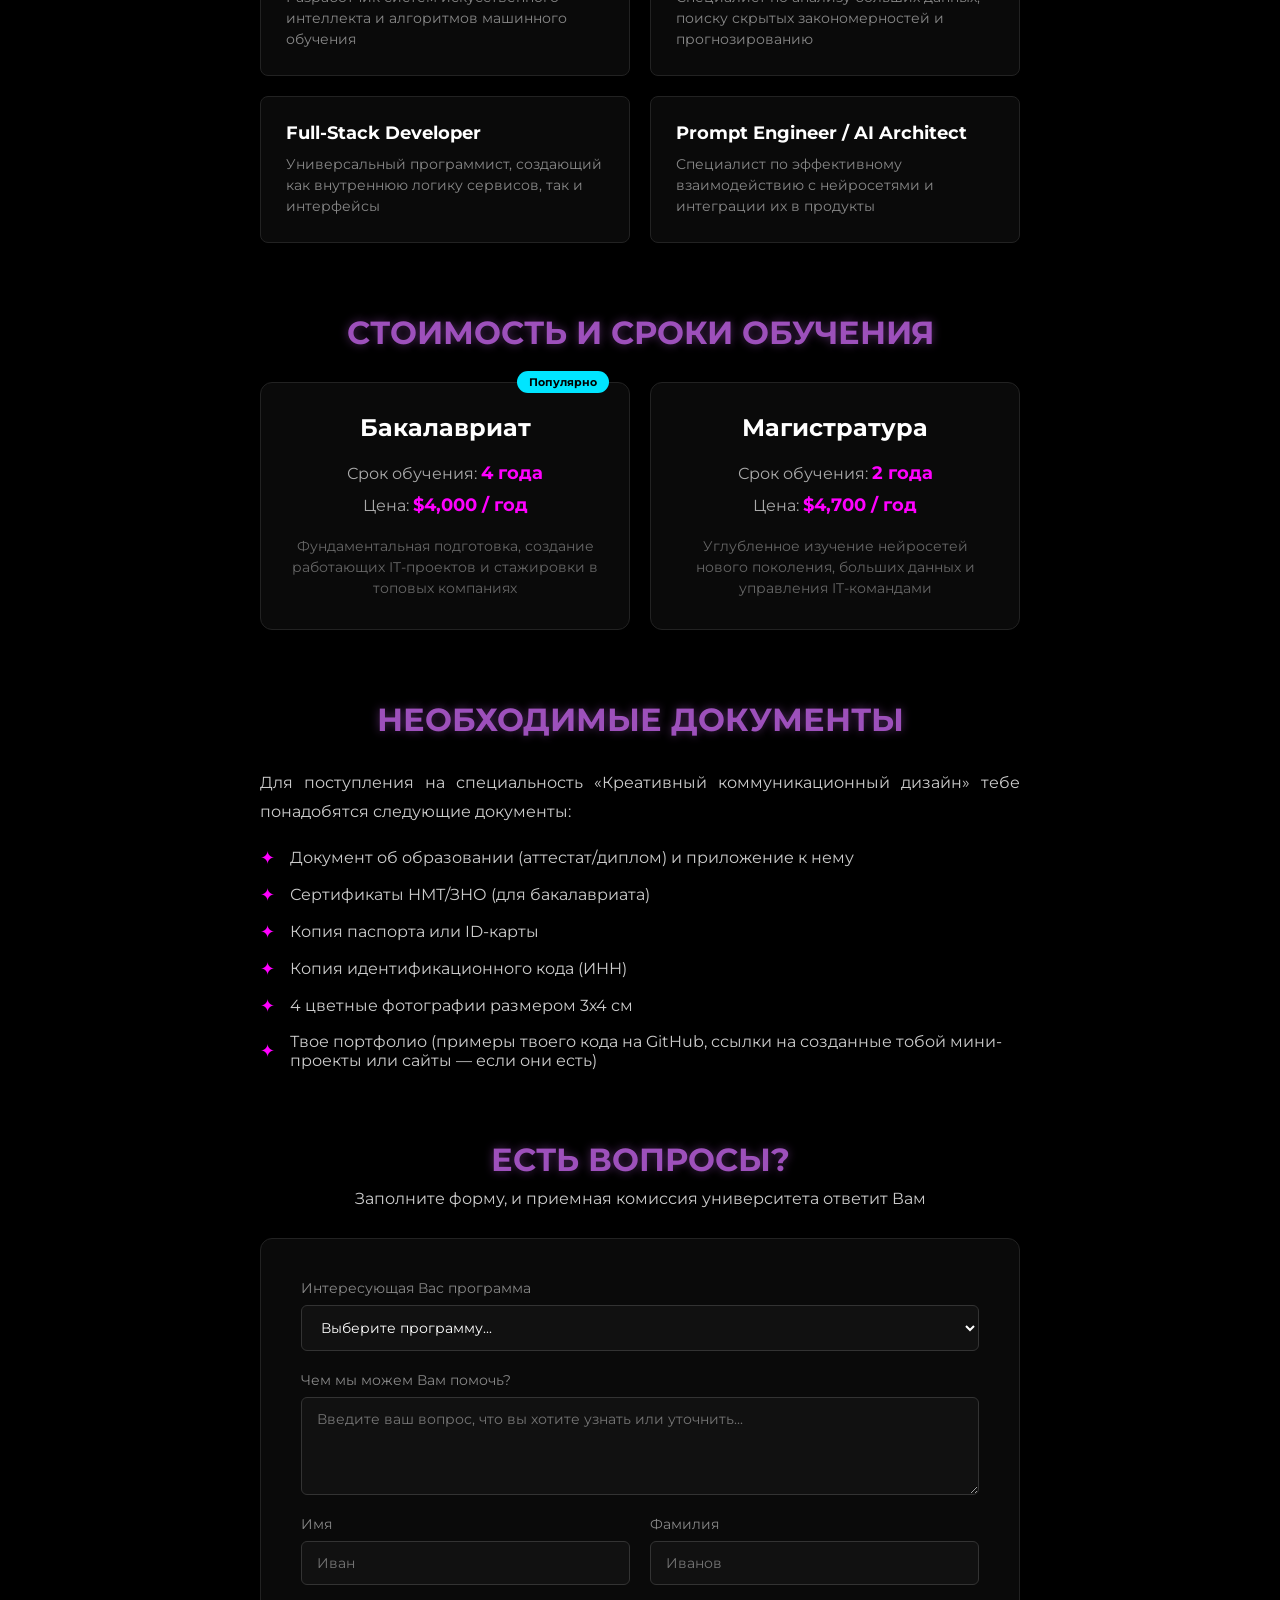
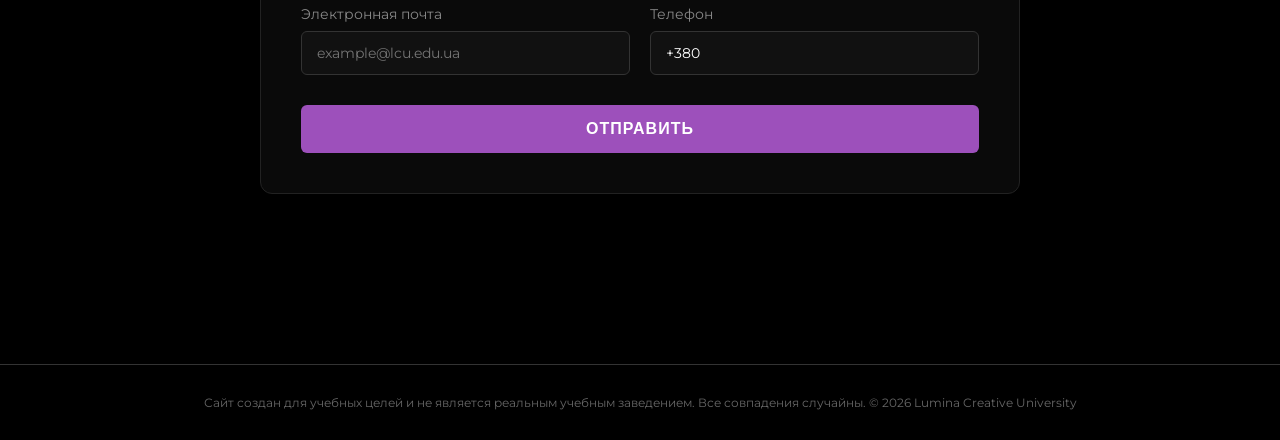
<file: spes2ai.html>
﻿<!DOCTYPE html>
<head>
	<!-- Google tag (gtag.js) -->
<script async src="https://www.googletagmanager.com/gtag/js?id=G-HWJTBQHFTX"></script>
<script>
  window.dataLayer = window.dataLayer || [];
  function gtag(){dataLayer.push(arguments);}
  gtag('js', new Date());

  gtag('config', 'G-HWJTBQHFTX');
</script>
    <meta charset="UTF-8">
	<meta name="keywords" content="изучение искусственного интеллекта, ИИ в дизайне, цифровые технологии обучение, 
	нейросети для бизнеса, IT образование Одесса, программирование и креатив, LCU технологии, будущее ИИ">
	<meta name="description" content="Погрузитесь в мир технологий будущего. Изучайте искусственный интеллект, 
	нейросети и программирование в Lumina Creative University. Создавайте инновации вместе с нами.">
	<meta name="author" content="Adella Lamyr">
    <meta name="viewport" content="width=device-width, initial-scale=1.0">
    <title>Цифровые технологии и ИИ (LCU)</title>
	<link rel="icon" type="image/x-icon" href="logo.png">
    <link rel="stylesheet" href="spec1.css">
    <link href="https://fonts.googleapis.com/css2?family=Montserrat:wght@300;400;700&display=swap" rel="stylesheet">
</head>
<body>

    <header class="top-bar">
        <div class="container">
            <span><img src="geo.png" width="30" height="30" alt="Address"> г. Одесса, ул. Неоновая, 77</span>
            <span><img src="phonenum.png" width="30" height="30" alt="PhoneNumber"> +380 (67) 555-00-01</span>
            <span><img src="email.png" width="40" height="30" alt="Email"> adm@lcu.edu.ua</span>
        </div>
    </header>

    <nav class="main-nav">
        <div class="container">
            <div class="logo">
                <img src="logo.png" alt="Lumina Logo">
                <div class="logo-text">
                    <h1>LUMINA</h1>
                    <p>CREATIVE UNIVERSITY (LCU)</p>
                    <small>WHERE IDEAS SHAPE YOUR FUTURE</small>
                </div>
            </div>
            <ul class="nav-links">
                <li><a href="index.html" >Главная</a></li>
                <li><a href="aboutus.html">О нас</a></li>
                <li class="dropdown">
    <a href="specialities.html" class="active">Специальности</a>
    <ul class="dropdown-menu">
        <li><a href="spes1design.html">Креативный коммуникационный дизайн</a></li>
        <li><a href="spes2ai.html">Цифровые технологии и ИИ</a></li>
        <li><a href="spes3comm.html">СМИ и коммуникации</a></li>
    </ul>
</li>
                <li><a href="studentlife.html">Студенческая жизнь</a></li>
                <li><a href="studentproject.html">Студенческие проекты</a></li>
                <li><a href="contact.html">Контакты</a></li>
            </ul>
        </div>
    </nav>
	
<main class="specialty-page">
    
<section class="spec-hero">
    <div class="container-narrow">
        <h1>Цифровые технологии и ИИ</h1>
        <p class="subtitle">Создавай будущее, управляй кодом и обучай нейросети</p>
    </div>
</section>

<div class="container-narrow">
    
    <section class="spec-section">
        <h2 class="centered-title">О специальности</h2>
        <div class="text-block">
            <p>Специальность «Цифровые технологии и ИИ» — это сплав классического программирования и самых передовых технологий современности. Здесь мы не просто учим писать код, мы учим создавать мыслящие системы, которые способны автоматизировать сложные процессы и анализировать гигантские объемы данных.</p>
            <p>Наши студенты глубоко погружаются в разработку программного обеспечения, архитектуру данных и алгоритмы машинного обучения. Мы готовим инженеров и разработчиков, которые будут создавать умные сервисы, обучать нейросети и внедрять ИИ-решения в бизнес и науку.</p>
        </div>
    </section>

    <section class="spec-section">
        <h2 class="centered-title">Перспективы</h2>
        <div class="text-block">
            <p>Сфера IT и искусственного интеллекта развивается быстрее всех остальных индустрий в мире. Специалисты, умеющие работать с нейросетями и большими данными, сейчас в огромном дефиците. Наши выпускники востребованы в крупнейших IT-корпорациях, стартапах, банковской сфере, геймдеве и научно-исследовательских центрах по всему земному шару.</p>
        </div>
    </section>

    <section class="spec-section">
        <h2 class="centered-title">Чем ты будешь заниматься:</h2>
        <ul class="spec-list">
            <li>Проектировать и разрабатывать сложные программные системы и веб-сервисы</li>
            <li>Создавать и обучать нейросетевые модели для генерации контента и распознавания образов</li>
            <li>Работать с большими данными (Big Data) и строить предиктивные модели</li>
            <li>Автоматизировать бизнес-процессы с помощью умных ИИ-агентов</li>
            <li>Разрабатывать архитектуру баз данных и обеспечивать кибербезопасность систем</li>
        </ul>
    </section>

    <section class="spec-section">
        <h2 class="centered-title">Кем ты сможешь работать</h2>
        <div class="career-grid-2x2">
            <div class="career-card">
                <h4>AI / Machine Learning Engineer</h4>
                <p>Разработчик систем искусственного интеллекта и алгоритмов машинного обучения</p>
            </div>
            <div class="career-card">
                <h4>Data Scientist</h4>
                <p>Специалист по анализу больших данных, поиску скрытых закономерностей и прогнозированию</p>
            </div>
            <div class="career-card">
                <h4>Full-Stack Developer</h4>
                <p>Универсальный программист, создающий как внутреннюю логику сервисов, так и интерфейсы</p>
            </div>
            <div class="career-card">
                <h4>Prompt Engineer / AI Architect</h4>
                <p>Специалист по эффективному взаимодействию с нейросетями и интеграции их в продукты</p>
            </div>
        </div>
    </section>

    <section class="spec-section">
        <h2 class="centered-title">Стоимость и сроки обучения</h2>
        <div class="price-table">
            <div class="price-card">
                <div class="badge">Популярно</div>
                <h3>Бакалавриат</h3>
                <div class="duration">Срок обучения: <span>4 года</span></div>
                <div class="cost">Цена: <span>$4,000 / год</span></div>
                <p>Фундаментальная подготовка, создание работающих IT-проектов и стажировки в топовых компаниях</p>
            </div>

            <div class="price-card">
                <h3>Магистратура</h3>
                <div class="duration">Срок обучения: <span>2 года</span></div>
                <div class="cost">Цена: <span>$4,700 / год</span></div>
                <p>Углубленное изучение нейросетей нового поколения, больших данных и управления IT-командами</p>
            </div>
        </div>
    </section>

<section class="spec-section">
        <h2 class="centered-title">Необходимые документы</h2>
        <div class="text-block">
            <p>Для поступления на специальность «Креативный коммуникационный дизайн» тебе понадобятся следующие документы:</p>
            <ul class="spec-list">
                <li>Документ об образовании (аттестат/диплом) и приложение к нему</li>
                <li>Сертификаты НМТ/ЗНО (для бакалавриата)</li>
                <li>Копия паспорта или ID-карты</li>
                <li>Копия идентификационного кода (ИНН)</li>
                <li>4 цветные фотографии размером 3х4 см</li>
                <li>Твое портфолио (примеры твоего кода на GitHub, ссылки на созданные тобой мини-проекты или сайты — если они есть)</li>
            </ul>
        </div>
    </section>

<section class="spec-section">
        <h2 class="centered-title">Есть вопросы?</h2>
        <p class="form-subtitle">Заполните форму, и приемная комиссия университета ответит Вам</p>
        
        <form class="feedback-form" action="form.php" method="POST">
            
            <div class="form-group">
                <label for="program">Интересующая Вас программа</label>
                <select id="program" name="program" required>
                    <option value="" disabled selected>Выберите программу...</option>
                    <option value="design">Креативный коммуникационный дизайн</option>
                    <option value="ai">Цифровые технологии и ИИ</option>
                    <option value="media">СМИ и коммуникации</option>
                </select>
            </div>

            <div class="form-group">
                <label for="message">Чем мы можем Вам помочь?</label>
                <textarea id="message" name="message" rows="4" placeholder="Введите ваш вопрос, что вы хотите узнать или уточнить..." required></textarea>
            </div>

            <div class="form-row">
                <div class="form-group">
                    <label for="first-name">Имя</label>
                    <input type="text" id="first-name" name="first-name" placeholder="Иван" required>
                </div>
                <div class="form-group">
                    <label for="last-name">Фамилия</label>
                    <input type="text" id="last-name" name="last-name" placeholder="Иванов" required>
                </div>
            </div>

            <div class="form-row">
                <div class="form-group">
                    <label for="email">Электронная почта</label>
                    <input type="email" id="email" name="email" placeholder="example@lcu.edu.ua" required>
                </div>
                <div class="form-group">
                    <label for="phone">Телефон</label>
                    <input type="tel" id="phone" name="phone" value="+380" required>
                </div>
            </div>

            <button type="submit" class="submit-btn">Отправить</button>
        </form>
    </section>

</div>
</main>

    <footer>
        <p>Сайт создан для учебных целей и не является реальным учебным заведением. Все совпадения 
		случайны. © 2026 Lumina Creative University</p>
    </footer>
	
</body>
</html>
</file>
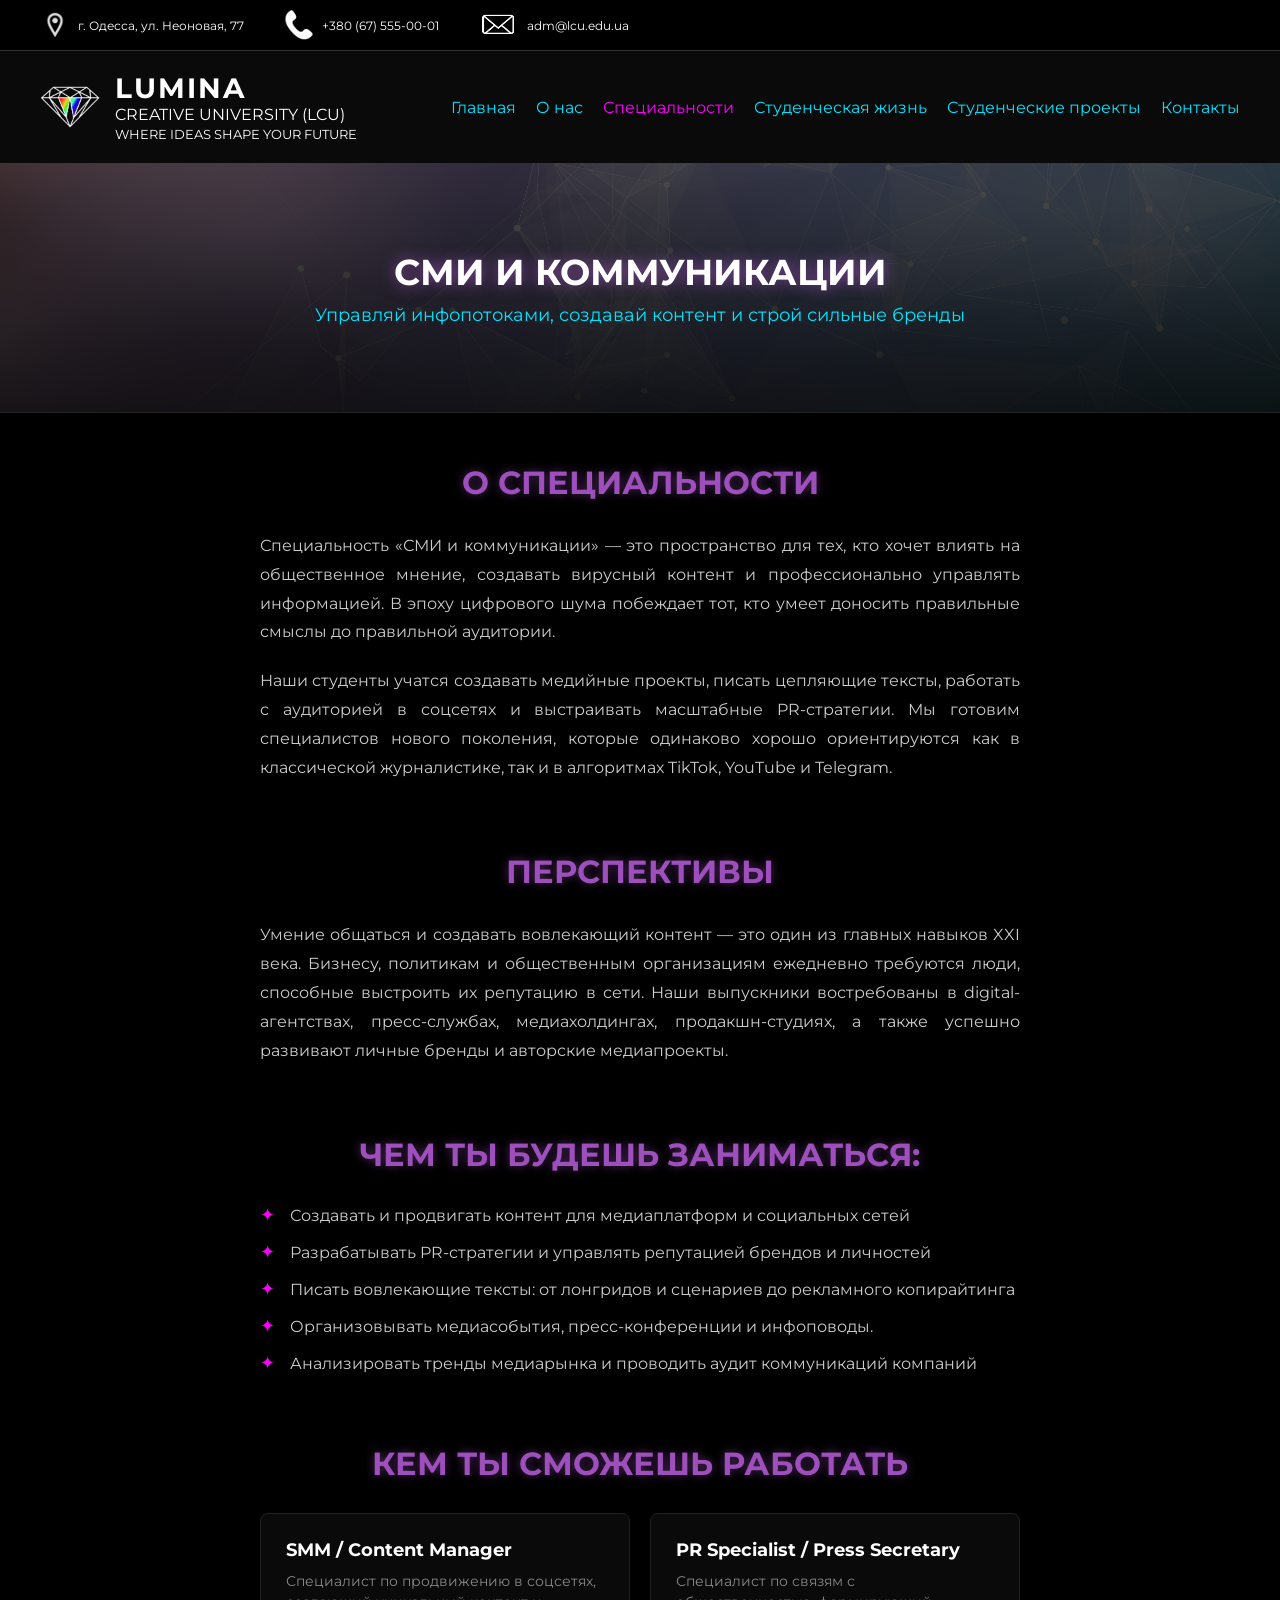
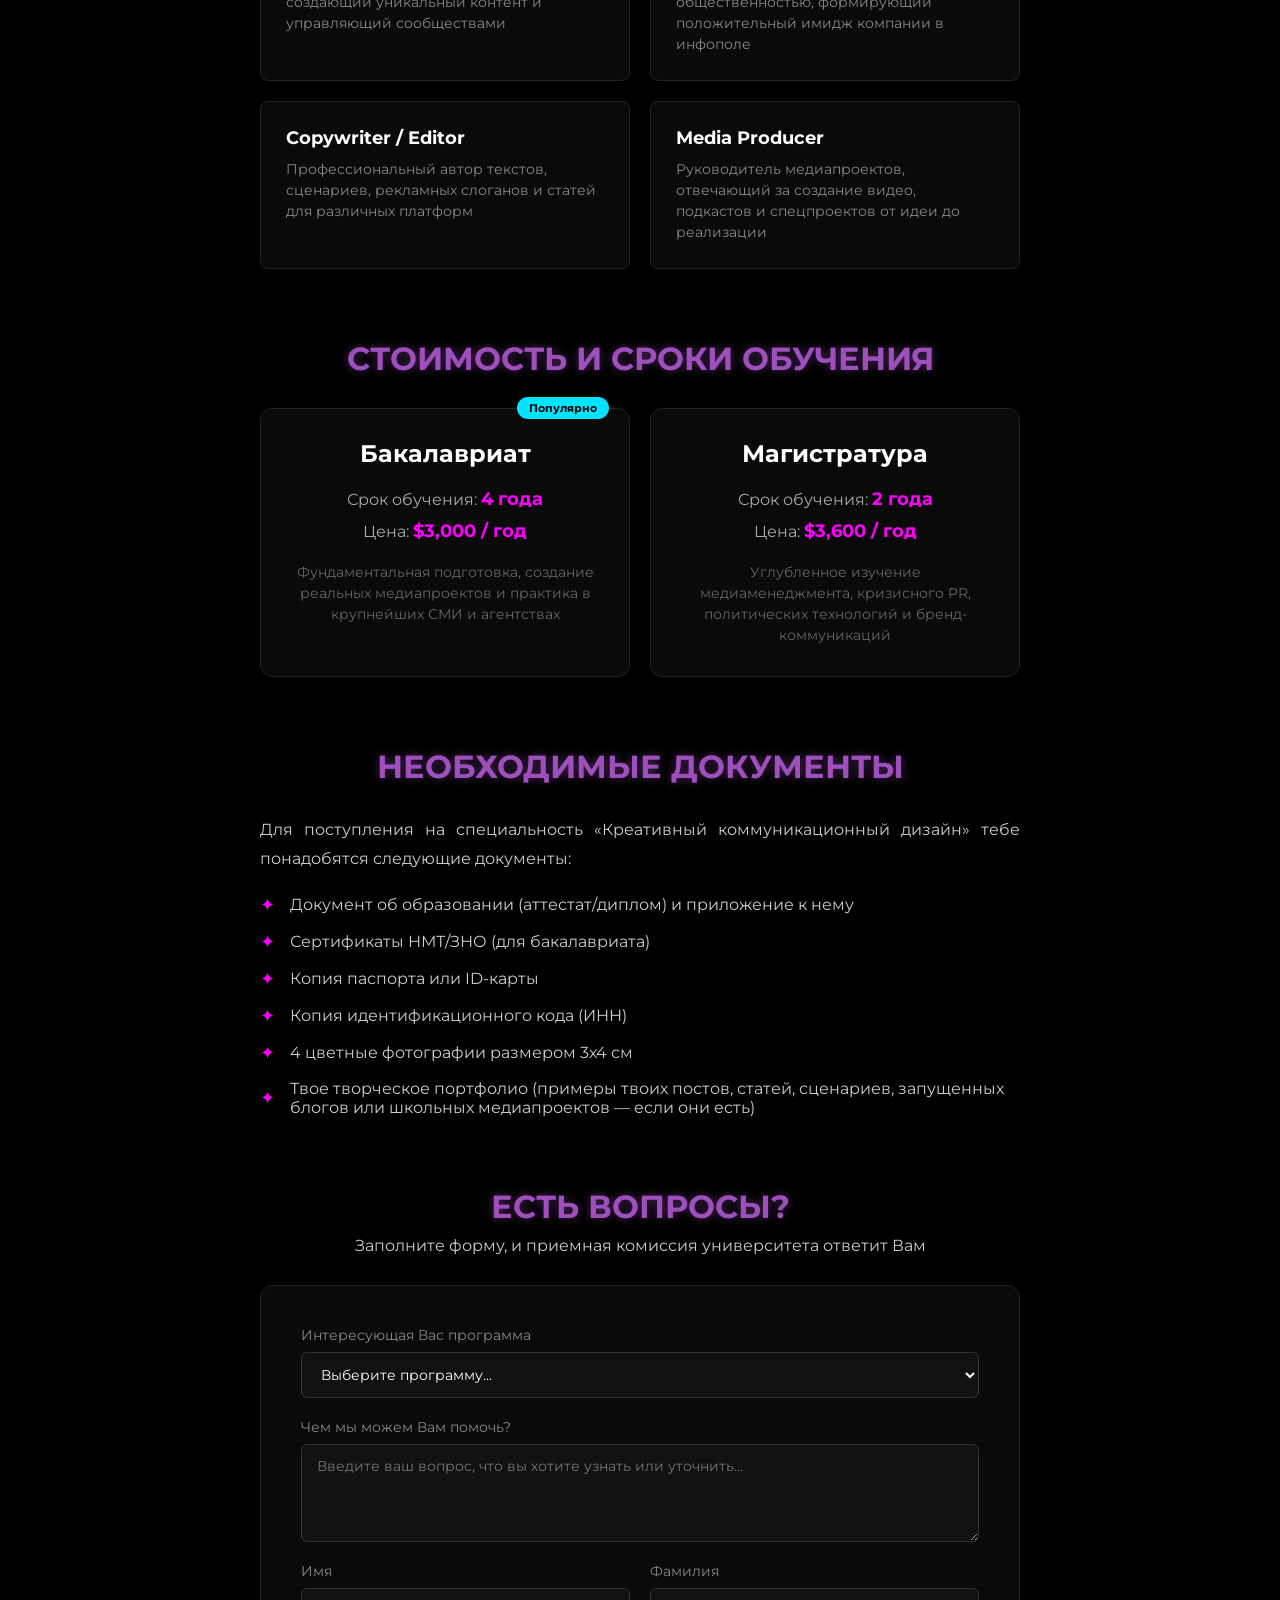
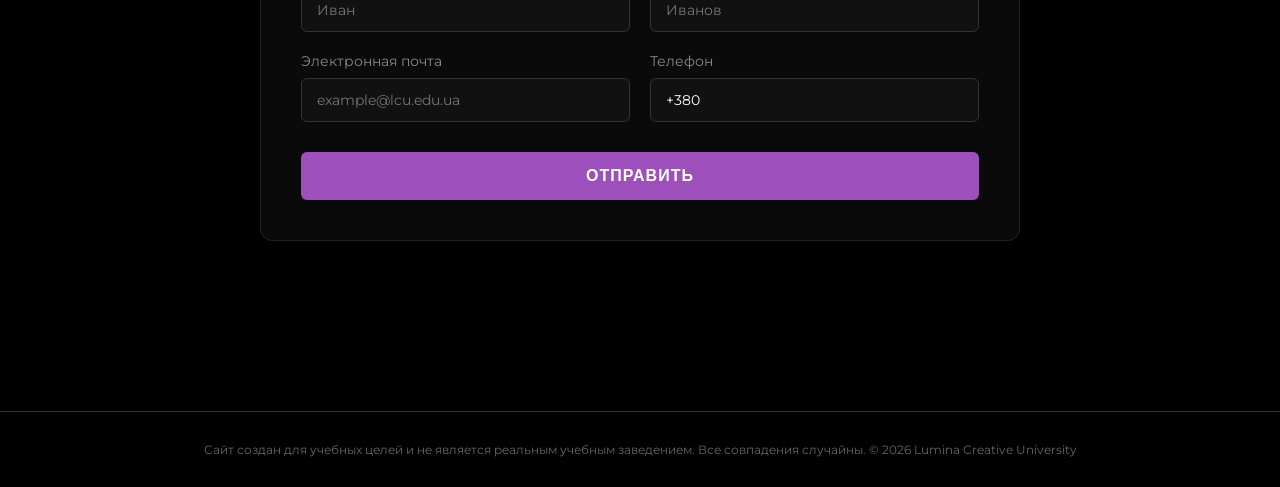
<file: spes3comm.html>
﻿<!DOCTYPE html>
<head>
	<!-- Google tag (gtag.js) -->
<script async src="https://www.googletagmanager.com/gtag/js?id=G-HWJTBQHFTX"></script>
<script>
  window.dataLayer = window.dataLayer || [];
  function gtag(){dataLayer.push(arguments);}
  gtag('js', new Date());

  gtag('config', 'G-HWJTBQHFTX');
</script>
    <meta charset="UTF-8">
	<meta name="keywords" content="СМИ и коммуникации, медиа и коммуникации, обучение пиару, современная журналистика, 
	digital media, социальные коммуникации, LCU СМИ, работа в медиа, связи с общественностью Одесса">
	<meta name="description" content="Освойте искусство современных медиа. Факультет СМИ в LCU — это 
	обучение PR, цифровой журналистике и стратегическим коммуникациям в динамичной среде.">
	<meta name="author" content="Adella Lamyr">
    <meta name="viewport" content="width=device-width, initial-scale=1.0">
    <title>СМИ и коммуникации (LCU)</title>
	<link rel="icon" type="image/x-icon" href="logo.png">
    <link rel="stylesheet" href="spec1.css">
    <link href="https://fonts.googleapis.com/css2?family=Montserrat:wght@300;400;700&display=swap" rel="stylesheet">
</head>
<body>

    <header class="top-bar">
        <div class="container">
            <span><img src="geo.png" width="30" height="30" alt="Address"> г. Одесса, ул. Неоновая, 77</span>
            <span><img src="phonenum.png" width="30" height="30" alt="PhoneNumber"> +380 (67) 555-00-01</span>
            <span><img src="email.png" width="40" height="30" alt="Email"> adm@lcu.edu.ua</span>
        </div>
    </header>

    <nav class="main-nav">
        <div class="container">
            <div class="logo">
                <img src="logo.png" alt="Lumina Logo">
                <div class="logo-text">
                    <h1>LUMINA</h1>
                    <p>CREATIVE UNIVERSITY (LCU)</p>
                    <small>WHERE IDEAS SHAPE YOUR FUTURE</small>
                </div>
            </div>
            <ul class="nav-links">
                <li><a href="index.html" >Главная</a></li>
                <li><a href="aboutus.html">О нас</a></li>
                <li class="dropdown">
    <a href="specialities.html" class="active">Специальности</a>
    <ul class="dropdown-menu">
        <li><a href="spes1design.html">Креативный коммуникационный дизайн</a></li>
        <li><a href="spes2ai.html">Цифровые технологии и ИИ</a></li>
        <li><a href="spes3comm.html">СМИ и коммуникации</a></li>
    </ul>
</li>
                <li><a href="studentlife.html">Студенческая жизнь</a></li>
                <li><a href="studentproject.html">Студенческие проекты</a></li>
                <li><a href="contact.html">Контакты</a></li>
            </ul>
        </div>
    </nav>
	
<main class="specialty-page">
    
<section class="spec-hero">
    <div class="container-narrow">
        <h1>СМИ и коммуникации</h1>
        <p class="subtitle">Управляй инфопотоками, создавай контент и строй сильные бренды</p>
    </div>
</section>

<div class="container-narrow">
    
    <section class="spec-section">
        <h2 class="centered-title">О специальности</h2>
        <div class="text-block">
            <p>Специальность «СМИ и коммуникации» — это пространство для тех, кто хочет влиять на общественное мнение, создавать вирусный контент и профессионально управлять информацией. В эпоху цифрового шума побеждает тот, кто умеет доносить правильные смыслы до правильной аудитории.</p>
            <p>Наши студенты учатся создавать медийные проекты, писать цепляющие тексты, работать с аудиторией в соцсетях и выстраивать масштабные PR-стратегии. Мы готовим специалистов нового поколения, которые одинаково хорошо ориентируются как в классической журналистике, так и в алгоритмах TikTok, YouTube и Telegram.</p>
        </div>
    </section>

    <section class="spec-section">
        <h2 class="centered-title">Перспективы</h2>
        <div class="text-block">
            <p>Умение общаться и создавать вовлекающий контент — это один из главных навыков XXI века. Бизнесу, политикам и общественным организациям ежедневно требуются люди, способные выстроить их репутацию в сети. Наши выпускники востребованы в digital-агентствах, пресс-службах, медиахолдингах, продакшн-студиях, а также успешно развивают личные бренды и авторские медиапроекты.</p>
        </div>
    </section>

    <section class="spec-section">
        <h2 class="centered-title">Чем ты будешь заниматься:</h2>
        <ul class="spec-list">
            <li>Создавать и продвигать контент для медиаплатформ и социальных сетей</li>
            <li>Разрабатывать PR-стратегии и управлять репутацией брендов и личностей</li>
            <li>Писать вовлекающие тексты: от лонгридов и сценариев до рекламного копирайтинга</li>
            <li>Организовывать медиасобытия, пресс-конференции и инфоповоды.</li>
            <li>Анализировать тренды медиарынка и проводить аудит коммуникаций компаний</li>
        </ul>
    </section>

    <section class="spec-section">
        <h2 class="centered-title">Кем ты сможешь работать</h2>
        <div class="career-grid-2x2">
            <div class="career-card">
                <h4>SMM / Content Manager</h4>
                <p>Специалист по продвижению в соцсетях, создающий уникальный контент и управляющий сообществами</p>
            </div>
            <div class="career-card">
                <h4>PR Specialist / Press Secretary</h4>
                <p>Специалист по связям с общественностью, формирующий положительный имидж компании в инфополе</p>
            </div>
            <div class="career-card">
                <h4>Copywriter / Editor</h4>
                <p>Профессиональный автор текстов, сценариев, рекламных слоганов и статей для различных платформ</p>
            </div>
            <div class="career-card">
                <h4>Media Producer</h4>
                <p>Руководитель медиапроектов, отвечающий за создание видео, подкастов и спецпроектов от идеи до реализации</p>
            </div>
        </div>
    </section>

    <section class="spec-section">
        <h2 class="centered-title">Стоимость и сроки обучения</h2>
        <div class="price-table">
            <div class="price-card">
                <div class="badge">Популярно</div>
                <h3>Бакалавриат</h3>
                <div class="duration">Срок обучения: <span>4 года</span></div>
                <div class="cost">Цена: <span>$3,000 / год</span></div>
                <p>Фундаментальная подготовка, создание реальных медиапроектов и практика в крупнейших СМИ и агентствах</p>
            </div>

            <div class="price-card">
                <h3>Магистратура</h3>
                <div class="duration">Срок обучения: <span>2 года</span></div>
                <div class="cost">Цена: <span>$3,600 / год</span></div>
                <p>Углубленное изучение медиаменеджмента, кризисного PR, политических технологий и бренд-коммуникаций</p>
            </div>
        </div>
    </section>

<section class="spec-section">
        <h2 class="centered-title">Необходимые документы</h2>
        <div class="text-block">
            <p>Для поступления на специальность «Креативный коммуникационный дизайн» тебе понадобятся следующие документы:</p>
            <ul class="spec-list">
                <li>Документ об образовании (аттестат/диплом) и приложение к нему</li>
                <li>Сертификаты НМТ/ЗНО (для бакалавриата)</li>
                <li>Копия паспорта или ID-карты</li>
                <li>Копия идентификационного кода (ИНН)</li>
                <li>4 цветные фотографии размером 3х4 см</li>
                <li>Твое творческое портфолио (примеры твоих постов, статей, сценариев, запущенных блогов или школьных медиапроектов — если они есть)</li>
            </ul>
        </div>
    </section>

<section class="spec-section">
        <h2 class="centered-title">Есть вопросы?</h2>
        <p class="form-subtitle">Заполните форму, и приемная комиссия университета ответит Вам</p>
        
        <form class="feedback-form" action="form.php" method="POST">
            
            <div class="form-group">
                <label for="program">Интересующая Вас программа</label>
                <select id="program" name="program" required>
                    <option value="" disabled selected>Выберите программу...</option>
                    <option value="design">Креативный коммуникационный дизайн</option>
                    <option value="ai">Цифровые технологии и ИИ</option>
                    <option value="media">СМИ и коммуникации</option>
                </select>
            </div>

            <div class="form-group">
                <label for="message">Чем мы можем Вам помочь?</label>
                <textarea id="message" name="message" rows="4" placeholder="Введите ваш вопрос, что вы хотите узнать или уточнить..." required></textarea>
            </div>

            <div class="form-row">
                <div class="form-group">
                    <label for="first-name">Имя</label>
                    <input type="text" id="first-name" name="first-name" placeholder="Иван" required>
                </div>
                <div class="form-group">
                    <label for="last-name">Фамилия</label>
                    <input type="text" id="last-name" name="last-name" placeholder="Иванов" required>
                </div>
            </div>

            <div class="form-row">
                <div class="form-group">
                    <label for="email">Электронная почта</label>
                    <input type="email" id="email" name="email" placeholder="example@lcu.edu.ua" required>
                </div>
                <div class="form-group">
                    <label for="phone">Телефон</label>
                    <input type="tel" id="phone" name="phone" value="+380" required>
                </div>
            </div>

            <button type="submit" class="submit-btn">Отправить</button>
        </form>
    </section>

</div>
</main>

    <footer>
        <p>Сайт создан для учебных целей и не является реальным учебным заведением. Все совпадения 
		случайны. © 2026 Lumina Creative University</p>
    </footer>
	
</body>
</html>
</file>
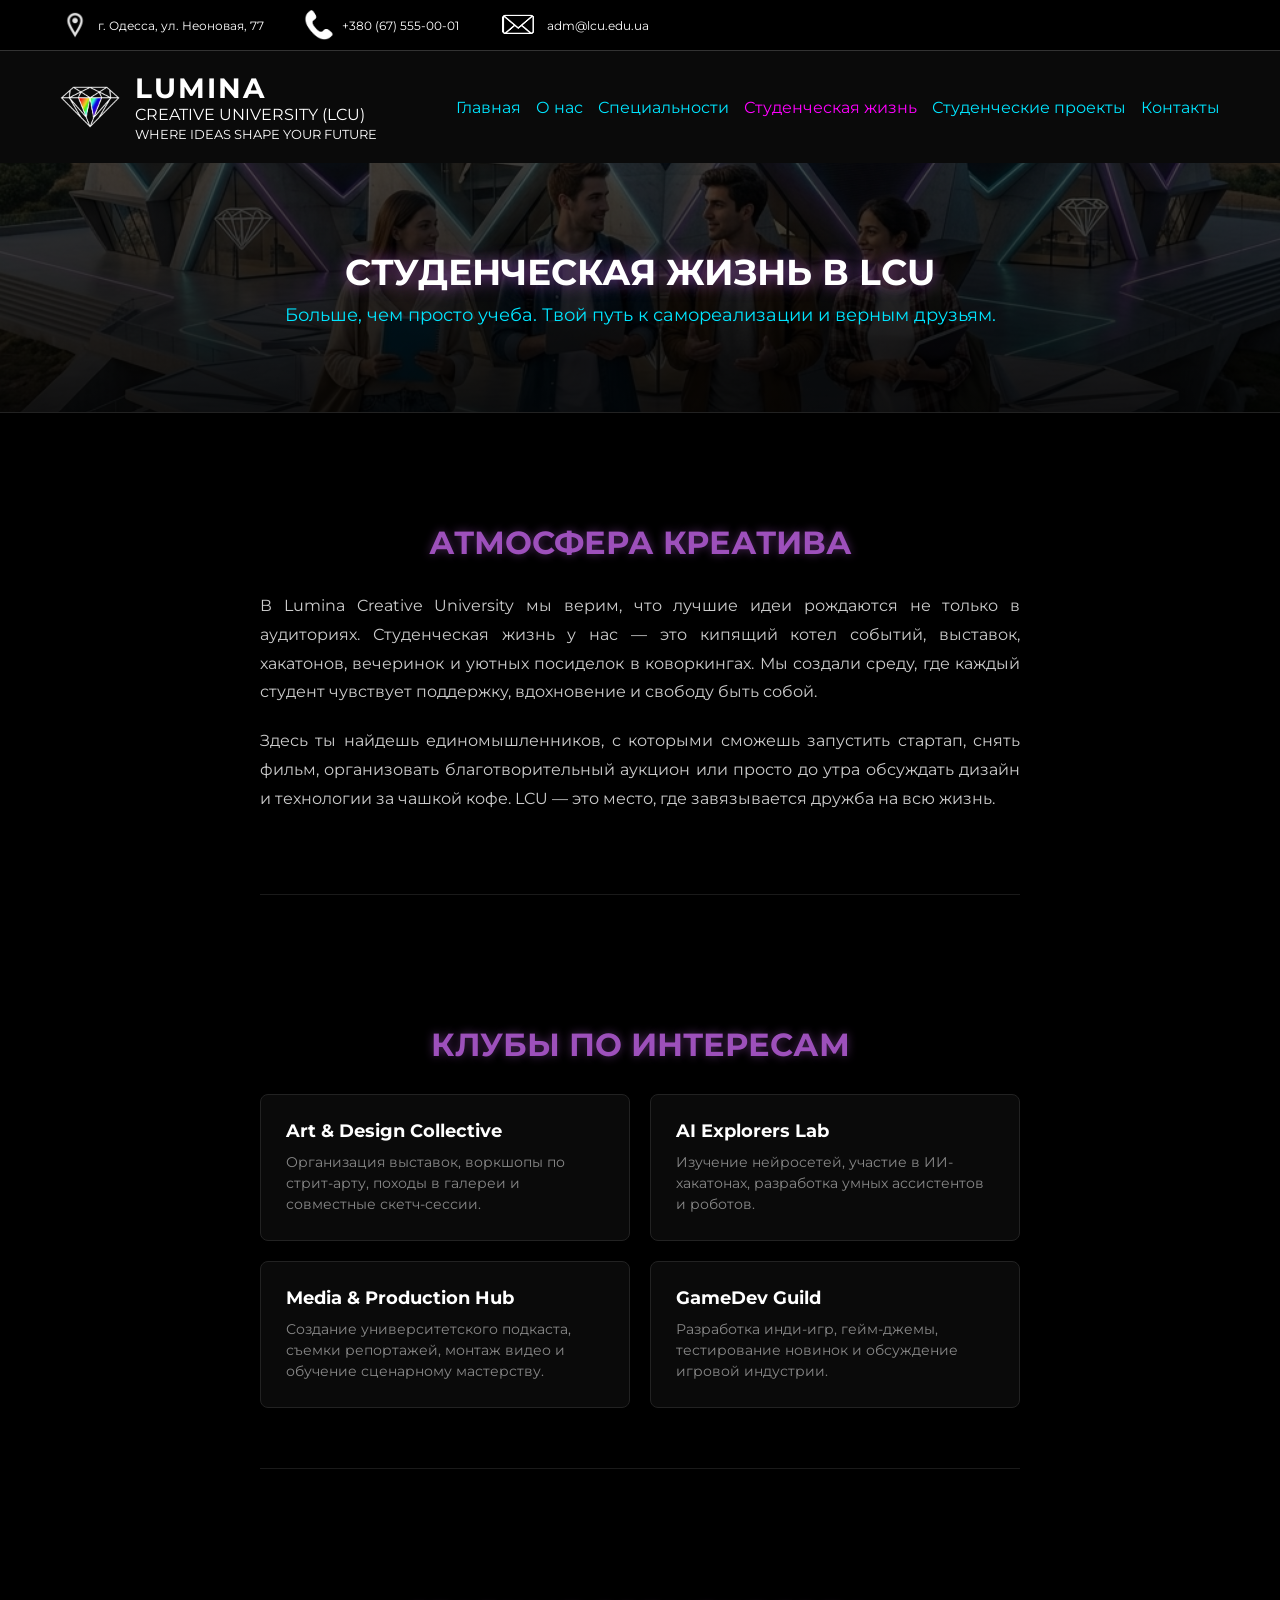
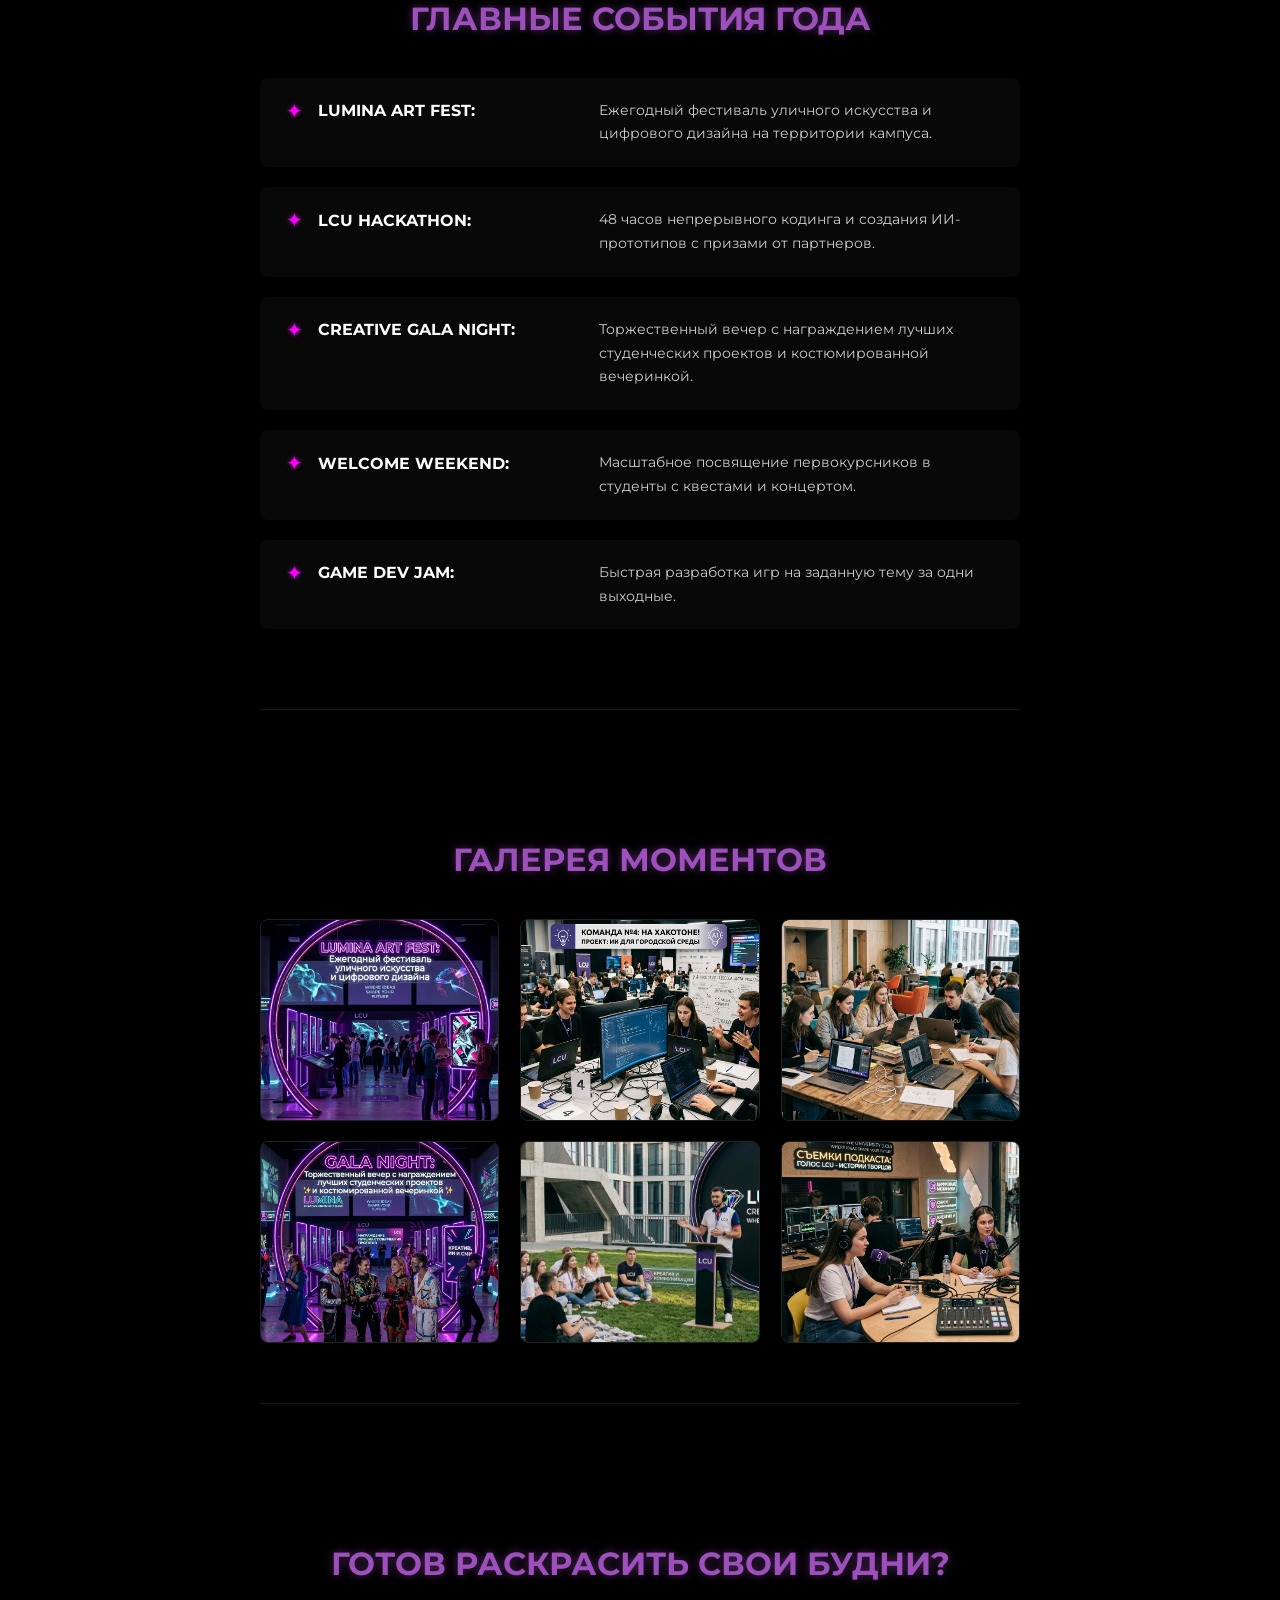
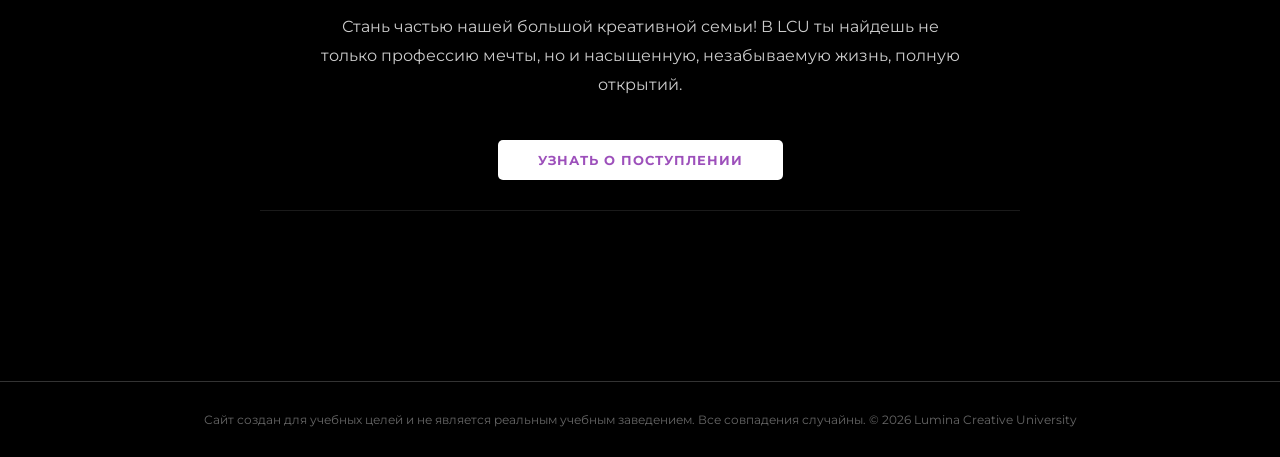
<file: studentlife.html>
﻿<!DOCTYPE html>
<head>
	<!-- Google tag (gtag.js) -->
<script async src="https://www.googletagmanager.com/gtag/js?id=G-HWJTBQHFTX"></script>
<script>
  window.dataLayer = window.dataLayer || [];
  function gtag(){dataLayer.push(arguments);}
  gtag('js', new Date());

  gtag('config', 'G-HWJTBQHFTX');
</script>
    <meta charset="UTF-8">
	<meta name="keywords" content="студенческая жизнь LCU, внеучебная деятельность, студенческие клубы, 
	кампус Люмина Креатив, мероприятия для студентов, студенчество Одесса, досуг в университете">
	<meta name="description" content="Жизнь в LCU — это не только учеба. Узнайте о наших клубах, 
	мероприятиях и творческой атмосфере, которая объединяет самых талантливых студентов Одессы.">
	<meta name="author" content="Adella Lamyr">
    <meta name="viewport" content="width=device-width, initial-scale=1.0">
    <title>Студенческая жизнь (LCU)</title>
	<link rel="icon" type="image/x-icon" href="logo.png">
    <link rel="stylesheet" href="studentlife.css">
    <link href="https://fonts.googleapis.com/css2?family=Montserrat:wght@300;400;700&display=swap" rel="stylesheet">
</head>
<body>

    <header class="top-bar">
        <div class="container">
            <span><img src="geo.png" width="30" height="30" alt="Address"> г. Одесса, ул. Неоновая, 77</span>
            <span><img src="phonenum.png" width="30" height="30" alt="PhoneNumber"> +380 (67) 555-00-01</span>
            <span><img src="email.png" width="40" height="30" alt="Email"> adm@lcu.edu.ua</span>
        </div>
    </header>

    <nav class="main-nav">
        <div class="container">
            <div class="logo">
                <img src="logo.png" alt="Lumina Logo">
                <div class="logo-text">
                    <h1>LUMINA</h1>
                    <p>CREATIVE UNIVERSITY (LCU)</p>
                    <small>WHERE IDEAS SHAPE YOUR FUTURE</small>
                </div>
            </div>
            <ul class="nav-links">
                <li><a href="index.html" >Главная</a></li>
                <li><a href="aboutus.html">О нас</a></li>
                <li class="dropdown">
    <a href="specialities.html">Специальности</a>
    <ul class="dropdown-menu">
        <li><a href="spes1design.html">Креативный коммуникационный дизайн</a></li>
        <li><a href="spes2ai.html">Цифровые технологии и ИИ</a></li>
        <li><a href="spes3comm.html">СМИ и коммуникации</a></li>
    </ul>
</li>
                <li><a href="studentlife.html" class="active">Студенческая жизнь</a></li>
                <li><a href="studentproject.html">Студенческие проекты</a></li>
                <li><a href="contact.html">Контакты</a></li>
            </ul>
        </div>
    </nav>

<main class="student-life-page">
    
    <section class="spec-hero life-hero">
        <div class="container-narrow">
            <h1>Студенческая жизнь в LCU</h1>
            <p class="subtitle">Больше, чем просто учеба. Твой путь к самореализации и верным друзьям.</p>
        </div>
    </section>

    <div class="container-narrow">
        
        <section class="spec-section">
            <h2 class="centered-title">Атмосфера креатива</h2>
            <div class="text-block">
                <p>В Lumina Creative University мы верим, что лучшие идеи рождаются не только в аудиториях. Студенческая жизнь у нас — это кипящий котел событий, выставок, хакатонов, вечеринок и уютных посиделок в коворкингах. Мы создали среду, где каждый студент чувствует поддержку, вдохновение и свободу быть собой.</p>
                <p>Здесь ты найдешь единомышленников, с которыми сможешь запустить стартап, снять фильм, организовать благотворительный аукцион или просто до утра обсуждать дизайн и технологии за чашкой кофе. LCU — это место, где завязывается дружба на всю жизнь.</p>
            </div>
        </section>

        <section class="spec-section">
            <h2 class="centered-title">Клубы по интересам</h2>
            <div class="career-grid-2x2">
                
                <div class="career-card club-card">
                    <h4>Art & Design Collective</h4>
                    <p>Организация выставок, воркшопы по стрит-арту, походы в галереи и совместные скетч-сессии.</p>
                </div>
                
                <div class="career-card club-card">
                    <h4>AI Explorers Lab</h4>
                    <p>Изучение нейросетей, участие в ИИ-хакатонах, разработка умных ассистентов и роботов.</p>
                </div>
                
                <div class="career-card club-card">
                    <h4>Media & Production Hub</h4>
                    <p>Создание университетского подкаста, съемки репортажей, монтаж видео и обучение сценарному мастерству.</p>
                </div>
                
                <div class="career-card club-card">
                    <h4>GameDev Guild</h4>
                    <p>Разработка инди-игр, гейм-джемы, тестирование новинок и обсуждение игровой индустрии.</p>
                </div>

            </div>
        </section>

        <section class="spec-section event-list-section">
    <h2 class="centered-title">Главные события года</h2>
    
    <ul class="advanced-event-list">
        <li>
            <div class="event-header">
                <span class="sparkle">✦</span>
                <span class="event-name">Lumina Art Fest:</span>
            </div>
            <p class="event-desc">Ежегодный фестиваль уличного искусства и цифрового дизайна на территории кампуса.</p>
        </li>

        <li>
            <div class="event-header">
                <span class="sparkle">✦</span>
                <span class="event-name">LCU Hackathon:</span>
            </div>
            <p class="event-desc">48 часов непрерывного кодинга и создания ИИ-прототипов с призами от партнеров.</p>
        </li>

        <li>
            <div class="event-header">
                <span class="sparkle">✦</span>
                <span class="event-name">Creative Gala Night:</span>
            </div>
            <p class="event-desc">Торжественный вечер с награждением лучших студенческих проектов и костюмированной вечеринкой.</p>
        </li>

        <li>
            <div class="event-header">
                <span class="sparkle">✦</span>
                <span class="event-name">Welcome Weekend:</span>
            </div>
            <p class="event-desc">Масштабное посвящение первокурсников в студенты с квестами и концертом.</p>
        </li>

        <li>
            <div class="event-header">
                <span class="sparkle">✦</span>
                <span class="event-name">Game Dev Jam:</span>
            </div>
            <p class="event-desc">Быстрая разработка игр на заданную тему за одни выходные.</p>
        </li>
    </ul>
</section>

        <section class="spec-section">
            <h2 class="centered-title">Галерея моментов</h2>
            <div class="life-gallery">
                <div class="gallery-item"><img src="merop1.png" alt="Выставка Art Fest"></div>
                <div class="gallery-item"><img src="merop2.png" alt="Команда на хакатоне"></div>
                <div class="gallery-item"><img src="merop3.png" alt="Студенты в коворкинге"></div>
                <div class="gallery-item"><img src="merop4.png" alt="Вечеринка Gala Night"></div>
                <div class="gallery-item"><img src="merop5.png" alt="Лекция на траве"></div>
                <div class="gallery-item"><img src="merop6.png" alt="Съемки подкаста"></div>
            </div>
        </section>

<section class="spec-section call-to-action">
            <h2 class="centered-title">Готов раскрасить свои будни?</h2>
            
            <div class="text-block centered-text">
                <p>Стань частью нашей большой креативной семьи! В LCU ты найдешь не только профессию мечты, но и насыщенную, незабываемую жизнь, полную открытий.</p>
            </div>

            <div class="btn-wrap">
                <button class="btn-more neon-btn" onclick="window.location.href='specialities.html'">УЗНАТЬ О ПОСТУПЛЕНИИ</button>
            </div>
        </section>
        
    </div>
</main>

    <footer>
        <p>Сайт создан для учебных целей и не является реальным учебным заведением. Все совпадения 
		случайны. © 2026 Lumina Creative University</p>
    </footer>
	
</body>
</html>
</file>
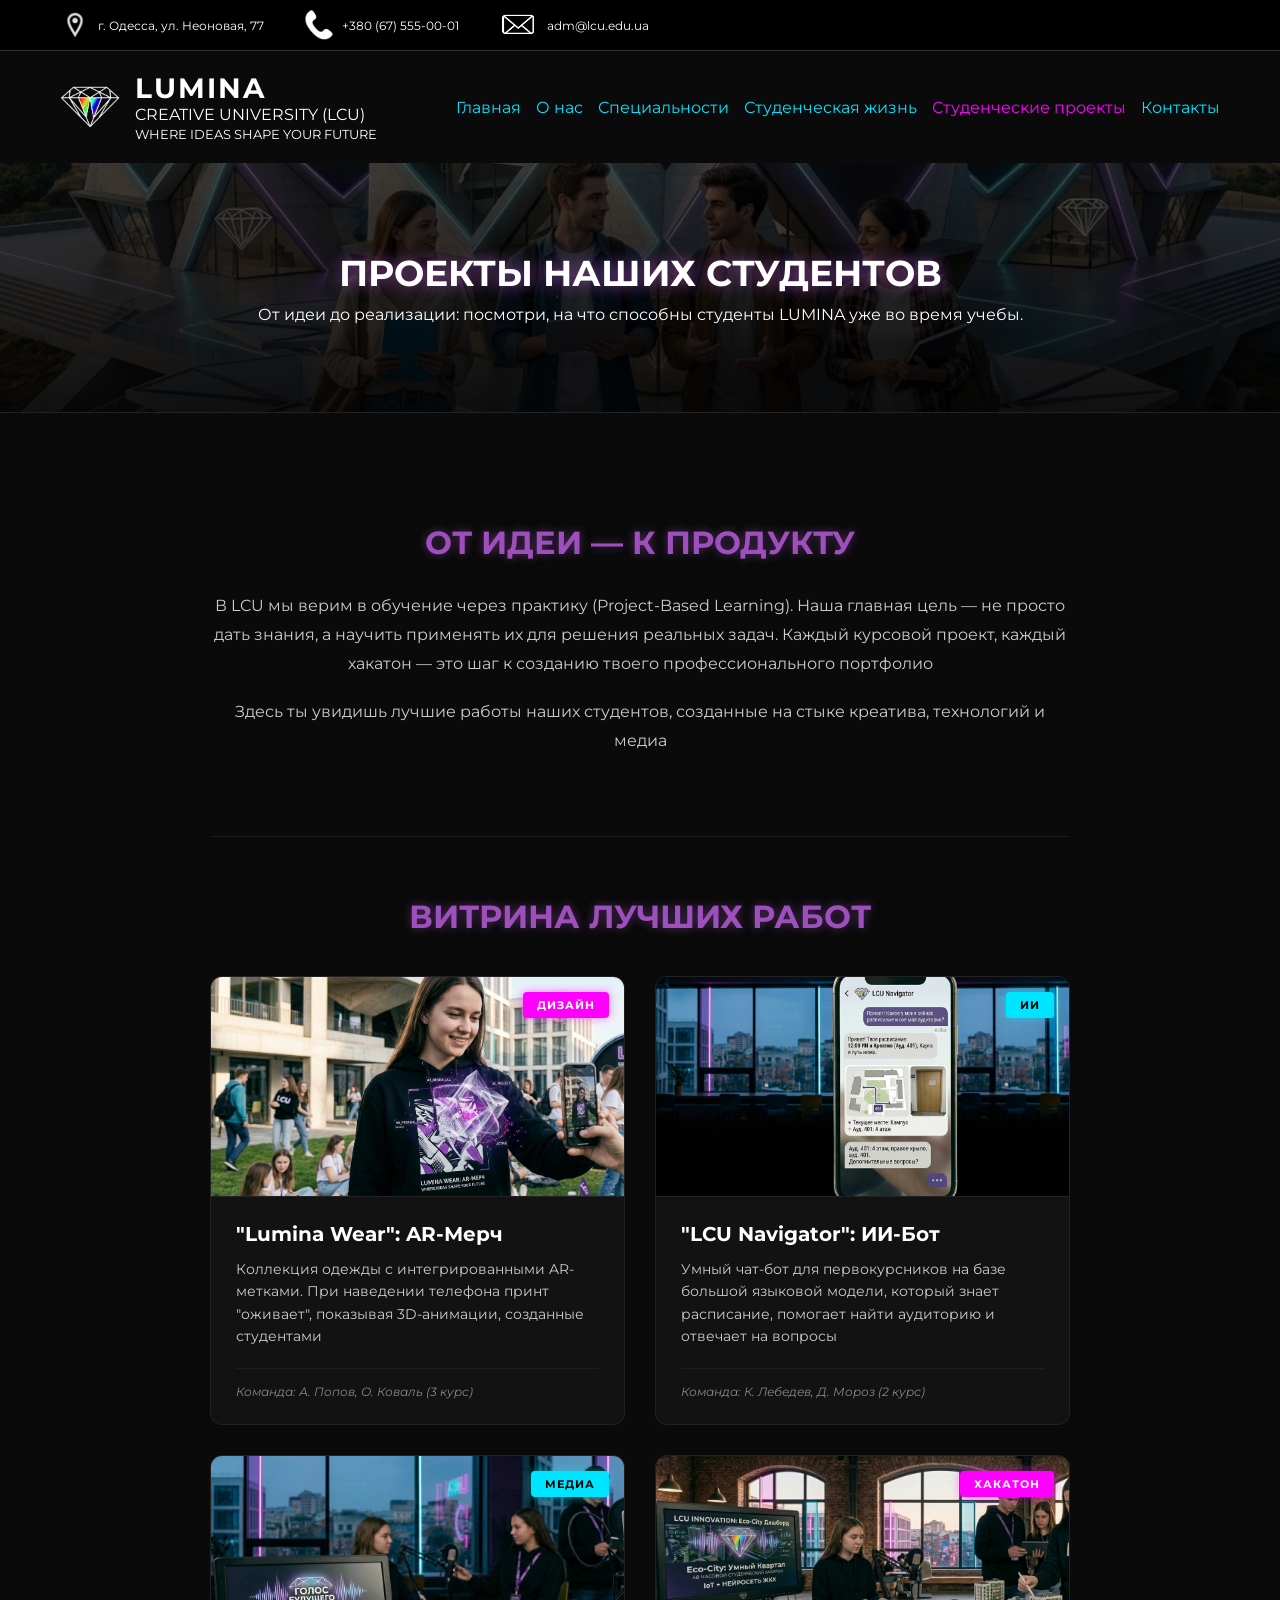
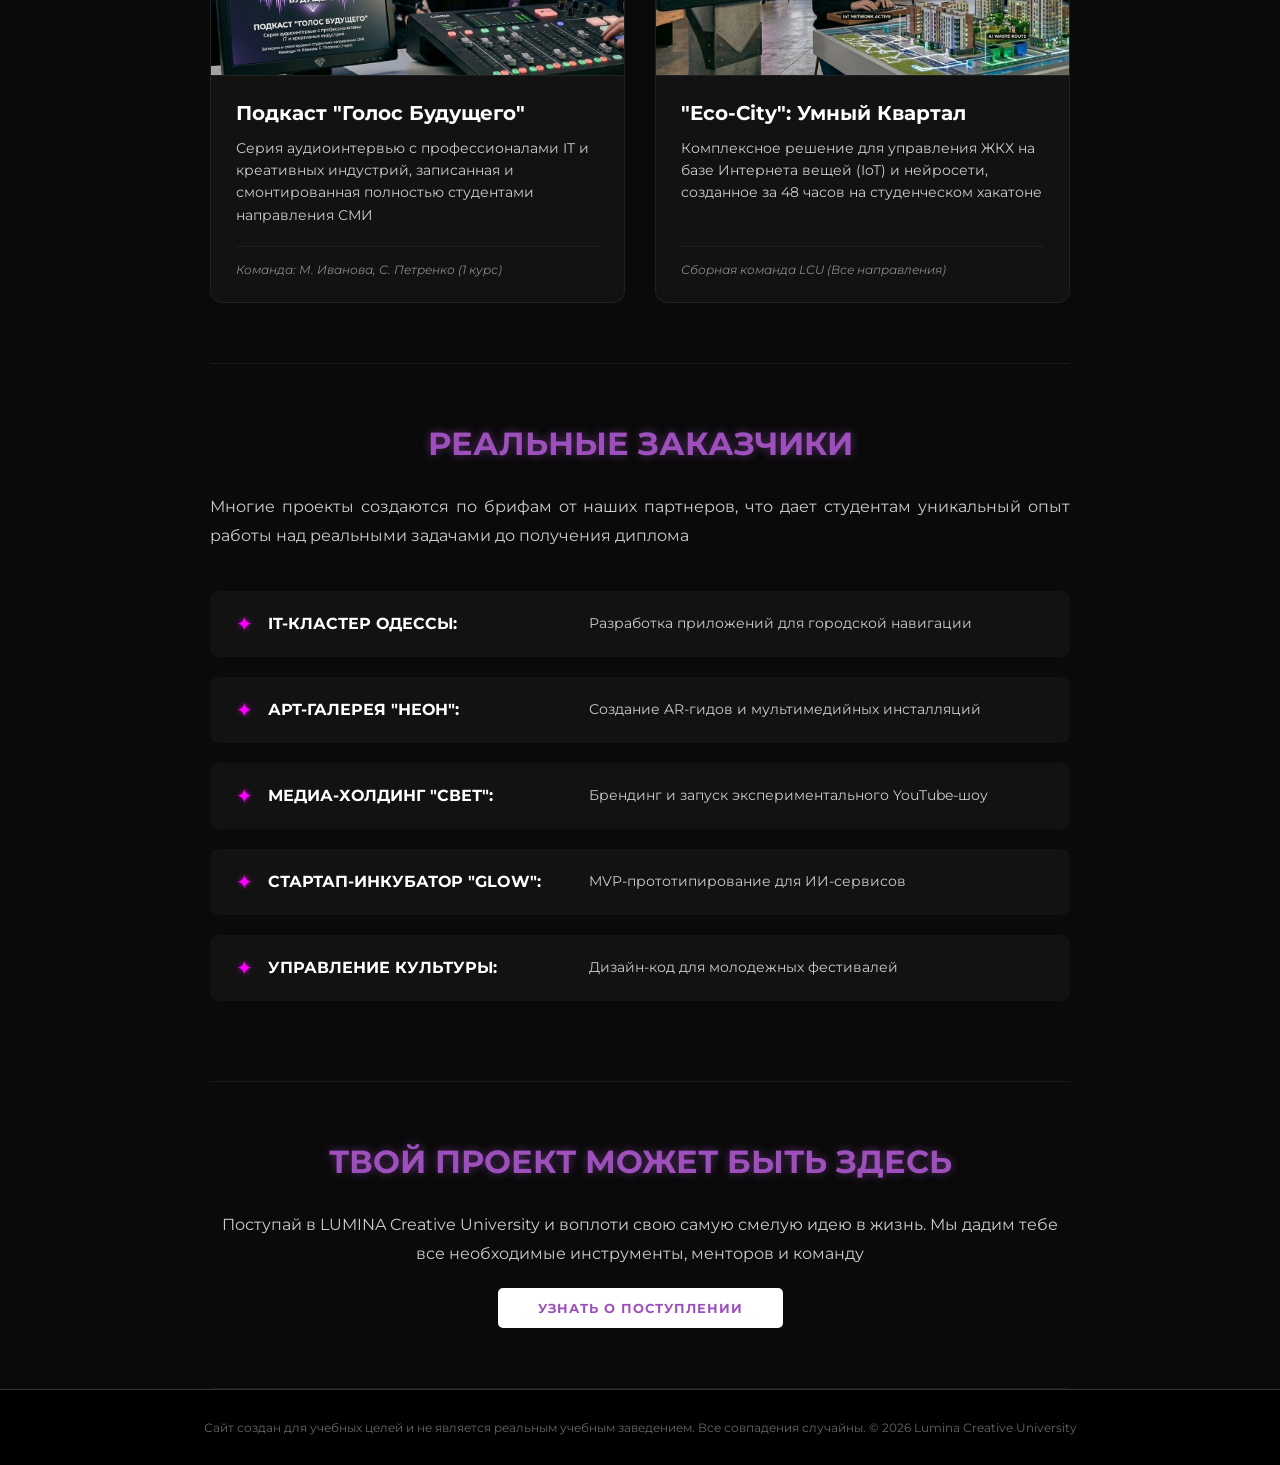
<file: studentproject.html>
﻿<!DOCTYPE html>
<head>
	<!-- Google tag (gtag.js) -->
<script async src="https://www.googletagmanager.com/gtag/js?id=G-HWJTBQHFTX"></script>
<script>
  window.dataLayer = window.dataLayer || [];
  function gtag(){dataLayer.push(arguments);}
  gtag('js', new Date());

  gtag('config', 'G-HWJTBQHFTX');
</script>
    <meta charset="UTF-8">
	<meta name="keywords" content="проекты студентов LCU, портфолио дизайнера, студенческие работы, 
	дизайн-проекты, практика в ИТ университете, Lumina Creative University">
	<meta name="description" content="Портфолио реальных достижений наших студентов. Посмотрите 
	лучшие работы в области дизайна, IT и медиа, созданные в стенах Lumina Creative University.">
	<meta name="author" content="Adella Lamyr">
    <meta name="viewport" content="width=device-width, initial-scale=1.0">
    <title>Студенческие проекты (LCU)</title>
	<link rel="icon" type="image/x-icon" href="logo.png">
    <link rel="stylesheet" href="studentproject.css">
    <link href="https://fonts.googleapis.com/css2?family=Montserrat:wght@300;400;700&display=swap" rel="stylesheet">
</head>
<body>

    <header class="top-bar">
        <div class="container">
            <span><img src="geo.png" width="30" height="30" alt="Address"> г. Одесса, ул. Неоновая, 77</span>
            <span><img src="phonenum.png" width="30" height="30" alt="PhoneNumber"> +380 (67) 555-00-01</span>
            <span><img src="email.png" width="40" height="30" alt="Email"> adm@lcu.edu.ua</span>
        </div>
    </header>

    <nav class="main-nav">
        <div class="container">
            <div class="logo">
                <img src="logo.png" alt="Lumina Logo">
                <div class="logo-text">
                    <h1>LUMINA</h1>
                    <p>CREATIVE UNIVERSITY (LCU)</p>
                    <small>WHERE IDEAS SHAPE YOUR FUTURE</small>
                </div>
            </div>
            <ul class="nav-links">
                <li><a href="index.html" >Главная</a></li>
                <li><a href="aboutus.html">О нас</a></li>
                <li class="dropdown">
    <a href="specialities.html">Специальности</a>
    <ul class="dropdown-menu">
        <li><a href="spes1design.html">Креативный коммуникационный дизайн</a></li>
        <li><a href="spes2ai.html">Цифровые технологии и ИИ</a></li>
        <li><a href="spes3comm.html">СМИ и коммуникации</a></li>
    </ul>
</li>
                <li><a href="studentlife.html">Студенческая жизнь</a></li>
                <li><a href="studentproject.html" class="active">Студенческие проекты</a></li>
                <li><a href="contact.html">Контакты</a></li>
            </ul>
        </div>
    </nav>

<main class="projects-page">
    
    <section class="spec-hero projects-hero">
        <div class="container-narrow">
            <h1>Проекты наших студентов</h1>
            <p class="subtitle">От идеи до реализации: посмотри, на что способны студенты LUMINA уже во время учебы.</p>
        </div>
    </section>

    <div class="container-narrow">
        
        <section class="spec-section">
            <h2 class="centered-title">От идеи — к продукту</h2>
            <div class="text-block centered-text">
                <p>В LCU мы верим в обучение через практику (Project-Based Learning). Наша главная цель — не просто дать знания, а научить применять их для решения реальных задач. Каждый курсовой проект, каждый хакатон — это шаг к созданию твоего профессионального портфолио</p>
                <p>Здесь ты увидишь лучшие работы наших студентов, созданные на стыке креатива, технологий и медиа</p>
            </div>
        </section>

<section class="spec-section">
    <h2 class="centered-title">Витрина лучших работ</h2>
    
    <div class="project-grid">
        
        <div class="project-card">
            <div class="project-image">
                <img src="proj1.png" alt="Интерактивный мерч LCU">
                <span class="badge badge-design">Дизайн</span>
            </div>
            <div class="project-content">
                <h4>"Lumina Wear": AR-Мерч</h4>
                <p>Коллекция одежды с интегрированными AR-метками. При наведении телефона принт "оживает", показывая 3D-анимации, созданные студентами</p>
                <div class="project-team">Команда: А. Попов, О. Коваль (3 курс)</div>
            </div>
        </div>
        
        <div class="project-card">
            <div class="project-image">
                <img src="proj2.png" alt="ИИ-помощник LCU">
                <span class="badge badge-ai">ИИ</span>
            </div>
            <div class="project-content">
                <h4>"LCU Navigator": ИИ-Бот</h4>
                <p>Умный чат-бот для первокурсников на базе большой языковой модели, который знает расписание, помогает найти аудиторию и отвечает на вопросы</p>
                <div class="project-team">Команда: К. Лебедев, Д. Мороз (2 курс)</div>
            </div>
        </div>
        
        <div class="project-card">
            <div class="project-image">
                <img src="proj3.png" alt="Подкаст LCU">
                <span class="badge badge-media">Медиа</span>
            </div>
            <div class="project-content">
                <h4>Подкаст "Голос Будущего"</h4>
                <p>Серия аудиоинтервью с профессионалами IT и креативных индустрий, записанная и смонтированная полностью студентами направления СМИ</p>
                <div class="project-team">Команда: М. Иванова, С. Петренко (1 курс)</div>
            </div>
        </div>
        
        <div class="project-card">
            <div class="project-image">
                <img src="proj4.png" alt="Хакатон LCU">
                <span class="badge badge-mix">Хакатон</span>
            </div>
            <div class="project-content">
                <h4>"Eco-City": Умный Квартал</h4>
                <p>Комплексное решение для управления ЖКХ на базе Интернета вещей (IoT) и нейросети, созданное за 48 часов на студенческом хакатоне</p>
                <div class="project-team">Сборная команда LCU (Все направления)</div>
            </div>
        </div>

    </div>
</section>

<section class="spec-section">
    <h2 class="centered-title">Реальные заказчики</h2>
    <div class="text-block">
        <p>Многие проекты создаются по брифам от наших партнеров, что дает студентам уникальный опыт работы над реальными задачами до получения диплома</p>
    </div>
    
    <ul class="advanced-event-list">
        
        <li>
            <div class="event-header">
                <span class="sparkle">✦</span>
                <span class="event-name">IT-Кластер Одессы:</span>
            </div>
            <p class="event-desc">Разработка приложений для городской навигации</p>
        </li>

        <li>
            <div class="event-header">
                <span class="sparkle">✦</span>
                <span class="event-name">Арт-Галерея "Неон":</span>
            </div>
            <p class="event-desc">Создание AR-гидов и мультимедийных инсталляций</p>
        </li>

        <li>
            <div class="event-header">
                <span class="sparkle">✦</span>
                <span class="event-name">Медиа-Холдинг "Свет":</span>
            </div>
            <p class="event-desc">Брендинг и запуск экспериментального YouTube-шоу</p>
        </li>

        <li>
            <div class="event-header">
                <span class="sparkle">✦</span>
                <span class="event-name">Стартап-инкубатор "Glow":</span>
            </div>
            <p class="event-desc">MVP-прототипирование для ИИ-сервисов</p>
        </li>

        <li>
            <div class="event-header">
                <span class="sparkle">✦</span>
                <span class="event-name">Управление культуры:</span>
            </div>
            <p class="event-desc">Дизайн-код для молодежных фестивалей</p>
        </li>
        
    </ul>
</section>

        <section class="spec-section call-to-action">
            <h2 class="centered-title">Твой проект может быть здесь</h2>
            <div class="text-block centered-text">
                <p>Поступай в LUMINA Creative University и воплоти свою самую смелую идею в жизнь. Мы дадим тебе все необходимые инструменты, менторов и команду</p>
                <button class="btn-more neon-btn" onclick="window.location.href='specialities.html'">УЗНАТЬ О ПОСТУПЛЕНИИ</button>
            </div>
        </section>
        
    </div>
</main>

    <footer>
        <p>Сайт создан для учебных целей и не является реальным учебным заведением. Все совпадения 
		случайны. © 2026 Lumina Creative University</p>
    </footer>
	
</body>
</html>
</file>
<file: style.css>
@charset "UTF-8";
* {
    margin: 0;
    padding: 0;
    box-sizing: border-box;
}

body {
    background-color: #0a0a0a; 
    color: #ffffff;
    font-family: 'Montserrat', sans-serif;
    overflow-x: hidden; 
}

/* Резиновый контейнер */
.container {
    max-width: 1200px;
    width: 100%;
    margin: 0 auto;
    padding: 0 20px; 
    display: flex;
    justify-content: space-between;
    align-items: center;
}

/* Верхняя панель */
.top-bar {
    background: #000;
    padding: 10px 0;
    font-size: 12px;
    border-bottom: 1px solid #333;
}

.top-bar .container {
    display: flex;
    justify-content: flex-start; 
    gap: 40px;                   
    align-items: center;
    flex-wrap: wrap;
}

.top-bar span {
    display: flex;
    align-items: center;
    gap: 8px; 
}

/* Логотип и Навигация */
/* Базовые правила для шапки (вне медиа-запросов) */
.main-nav .container {
    display: flex;
    justify-content: space-between;
    align-items: center;
    flex-wrap: wrap;
    gap: 15px;
}

.nav-links {
    display: flex;
    flex-wrap: wrap; 
    justify-content: flex-end;
    gap: 15px; 
    list-style: none;
    padding: 0;
}

.nav-links li a {
    margin: 0 !important; 
    font-size: clamp(13px, 1.5vw, 16px); 
    white-space: nowrap; 
}

.main-nav {
    padding: 20px 0 20px 0;;
}

.main-nav .container {
    flex-wrap: wrap;
}

.logo {
    display: flex;
    align-items: center;
}

.logo img {
    width: 60px;
    margin-right: 15px;
}

.logo-text h1 {
    font-size: 28px;
    letter-spacing: 2px;
}

.nav-links {
    display: flex;
    list-style: none;
    flex-wrap: wrap; 
}

.nav-links li a {
    color: #00e5ff;
    text-decoration: none;
    margin-left: 20px;
    font-weight: 400;
    transition: 0.3s;
}

.nav-links li a.active, .nav-links li a:hover {
    color: #ff00ff; 
}

.nav-links li.dropdown {
    position: relative;
}

/* Стили для выпадающего окошка */
.dropdown-menu {
    position: absolute;
    top: 100%;
    left: 0;
    background: #0a0a0a;
    border: 1px solid #333; 
    border-radius: 5px;
    list-style: none;
    padding: 10px 0;
    z-index: 100;
    opacity: 0;
    visibility: hidden; 
    transition: opacity 1s ease, visibility 1s ease;
}

/* Селектор наведения (аналог .on-hover:hover + .hidden-block) */
.nav-links li.dropdown:hover .dropdown-menu {
    opacity: 1;         
    visibility: visible; 
}

/* Стили ссылок внутри выпадашки оставляем без изменений */
.dropdown-menu li a {
    color: #ccc !important;
    font-size: 14px !important;
    padding: 10px 20px !important;
    display: block !important;
    white-space: nowrap;
    margin-left: 0 !important; 
    transition: 1s;
}

.dropdown-menu li a:hover {
    color: #ff00ff !important; 
    background: #111;
}

/* Слайдер */
/* Общая секция под слайдер */
.hero-slider {
    width: 100%;
    height: 50vh; 
    background-color: #000;
    padding: 0 !important; 
    margin: 0 !important;
}

.sliderB {
    width: 100%;
    height: 100%;
    position: relative;
    overflow: hidden;
}

/* Прячем дефолтные радиокнопки и лейблы */
.sliderB > input {
    display: none;
}

.sliderB > label {
    display: none;
}

/* Показываем стрелки только у активного слайда */
.sliderB > input:checked + div + label,
.sliderB > input:checked + div + label + label {
    display: flex;
    justify-content: center;
    align-items: center;
    width: 50px;
    height: 50px;
    border-radius: 6px;
    border: 2px solid #fff;
    background-color: rgba(0, 0, 0, 0.5);
    cursor: pointer;
    position: absolute;
    top: 50%;
    transform: translateY(-50%);
    z-index: 100;
    transition: 0.3s;
}

/* Ховер на стрелочки */
.sliderB > input:checked + div + label:hover,
.sliderB > input:checked + div + label + label:hover {
    background: #9d50bb;
    border-color: #9d50bb;
    box-shadow: 0 0 15px rgba(157, 80, 187, 0.6);
}

/* Контент стрелок (символы) */
.sliderB > input:checked + div + label:after,
.sliderB > input:checked + div + label + label:after {
    font-size: 24px;
    color: #fff;
    line-height: 1;
}

/* Стрелка НАЗАД */
.sliderB > input:checked + div + label {
    left: 20px;
}

.sliderB > input:checked + div + label:after {
    content: '\25C0'; /* Это Unicode код для ◀ */
}

/* Стрелка ВПЕРЁД */
.sliderB > input:checked + div + label + label {
    right: 20px;
}

.sliderB > input:checked + div + label + label:after {
    content: '\25B6'; /* Это Unicode код для ▶ */
}

/* Базовые стили для слайдов */
.sliderB > .slide-item {
    position: absolute;
    top: 0; left: 0; right: 0; bottom: 0;
    z-index: 0;
    display: flex;
    justify-content: center;
    align-items: center;
    background-size: cover;
    background-position: center;
    background-repeat: no-repeat;
    visibility: hidden;
    opacity: 0;
    transition: opacity 0.8s ease-out 0.1s, visibility 0.1s ease-out 0.9s;
}

/* Показываем выбранный слайд */
.sliderB > input:checked + .slide-item {
    visibility: visible;
    opacity: 1;
    transition: opacity 0.8s ease-out 0.1s, visibility 0.1s ease-out 0s;
}

/* Стилизация контента внутри слайда */
.slider-content {
    text-align: center;
    max-width: 800px;
    padding: 0 20px;
    display: flex;
    flex-direction: column;
    align-items: center;
}

.slider-content h2 {
    font-size: clamp(24px, 5vw, 36px);
    color: #9d50bb;
    margin-bottom: 20px;
    text-transform: uppercase;
    text-shadow: 0 0 15px rgba(157, 80, 187, 0.7);
}

.slider-bullets {
    margin: 10px 0;
    text-align: left;
    display: inline-block;
}

.slider-bullets p {
    font-size: clamp(14px, 3vw, 18px);
    line-height: 1.6;
    margin-bottom: 10px;
    color: #ccc;
    text-shadow: 1px 1px 3px #000;
}

.slider-content .btn-more {
    margin-top: 20px;
}

section {
    padding: 50px 0;
}

section h2 {
    font-size: clamp(28px, 4vw, 36px);
    color: #9d50bb; 
    margin-bottom: 30px;
    text-transform: uppercase;
    text-shadow: 0 0 15px rgba(157, 80, 187, 0.7); 
}

/* Кнопки */
.btn-more {
    background: #fff;
    color: #9d50bb;
    border: none;
    padding: 12px 30px;
    border-radius: 5px;
    font-weight: bold;
    cursor: pointer;
    font-family: 'Montserrat', sans-serif;
    margin-top: 20px;
    transition: 0.3s;
}

.btn-more:hover {
    background: #9d50bb;
    color: #fff;
}

/* Блок О НАС */
section.about-section {
    background-color: #0a0a0a !important;
    width: 100% !important;
    padding: 60px 0 !important; 
}

.about-us {
    display: flex; 
    justify-content: space-between;
    align-items: center;
    gap: 40px; 
    width: 100%;
    max-width: 1200px;
    margin: 0 auto;
    padding: 0 20px; 
}

.about-text {
    flex: 1;
    font-size: 16px;
    line-height: 1.8;
    color: #ffffff;
}

.about-image {
    flex: 0 0 450px; 
    max-width: 100%;
}

.about-image img {
    width: 100%;
    height: auto;
    border-radius: 8px;
    box-shadow: 0 10px 30px rgba(0, 0, 0, 0.5); 
}

/* Блок СПЕЦИАЛЬНОСТИ */
.specialties .container {
    display: flex;
    flex-direction: column; 
    align-items: center;    
}

.specialties {
    background: #000; 
}

.specialties h2 {
    text-align: center;
}

.specialties-grid {
    display: grid; 
    grid-template-columns: repeat(3, 1fr); 
    gap: 30px; 
    margin-top: 40px;
    width: 100%;
}

.specialty-card {
    background: #0a0a0a;
    border: 2px solid #333;
    padding: 30px;
    text-align: center;
    border-radius: 10px;
    transition: 0.3s;
    text-decoration: none; 
}

.specialty-card img {
    width: 100%;
    max-width: 200px;
    height: auto;
    margin-bottom: 30px;
}

.specialty-card h3 {
    font-size: 18px;
    font-weight: 300;
    line-height: 1.4;
    color: #fff;
}

.specialty-card.active, .specialty-card:hover {
    border-color: #00e5ff;
    box-shadow: 0 0 20px rgba(0, 229, 255, 0.5);
}

/* СТУДЕНЧЕСКАЯ ЖИЗНЬ И ПРОЕКТЫ */
.student-section-wrapper {
    background-color: #000 !important; 
    width: 100% !important;
    padding: 60px 0 !important;
}

.student-life {
    width: 100%;
    max-width: 1200px; 
    margin: 0 auto;
    padding: 0 20px;
    display: flex; 
    justify-content: space-between;
    gap: 30px; 
    align-items: flex-start; 
}

.student-block {
    flex: 0 0 calc(50% - 15px);
    background: #000; 
    padding: 30px; 
    border-radius: 5px;
    text-align: center;
}

.student-block h2, 
.student-block h3 {
    white-space: nowrap !important; 
    overflow: hidden !important;
    text-overflow: ellipsis; 
    color: #9d50bb;
    margin-bottom: 20px;
    margin-top: 0 !important;
    text-transform: uppercase;
    text-shadow: 0 0 10px rgba(157, 80, 187, 0.5);
}

.student-block img {
    width: 100%;
    height: auto;
    border-radius: 5px;
    margin-bottom: 20px;
}

footer {
    background: #000;
    padding: 30px;
    text-align: center;
    font-size: 12px;
    color: #666;
    border-top: 1px solid #333;
}

.anim-show{
    opacity:0;
    transition:3s;
    animation: show 3s 1;
    animation-fill-mode: forwards;
    animation-delay: 1s;
}

@keyframes show{
    0%{ opacity:0; }
    100%{ opacity:1; }
}

@media screen and (max-width: 768px) {
    /* 🛡️ 1. Глобальная защита от вылезания за правый край */
    html, body {
        overflow-x: hidden !important; 
        width: 100% !important;
    }

    /* Все контейнеры делаем резиновыми */
    .container, 
    div[class*="container"] {
        width: 100% !important;
        max-width: 100% !important;
        padding-left: 15px !important;  
        padding-right: 15px !important;
        box-sizing: border-box !important;
    }

    /* Картинки больше не вытолкнут экран */
    img {
        max-width: 100% !important;
        height: auto !important;
    }
	
    /* 🎯 2. Навигация */
    .top-bar {
        display: none !important;
    }
	
    .main-nav .container {
        flex-direction: column !important; 
        gap: 15px !important;
        text-align: center !important;
        padding: 15px 0 !important;
    }

    .logo {
        justify-content: center !important;
        margin-bottom: 5px;
    }

    .nav-links {
        flex-direction: column !important;  
        align-items: center !important;
        gap: 12px !important; 
        width: 100% !important;
    }

    .nav-links li {
        width: 100%;
        text-align: center;
    }

    .nav-links li a {
        font-size: 16px !important; 
        display: block;
        padding: 5px 0;
    }
	
    /* 🎯 4. Специальности: По одному в ряд */
    .specialties-grid {
        grid-template-columns: 1fr !important; 
        gap: 30px !important; 
        padding: 0 10px !important; 
        width: 100% !important;
        max-width: 450px !important; 
        margin: 40px auto !important; 
    }
    
    .specialty-card {
        box-sizing: border-box !important;
        padding: 30px !important; 
        width: 100% !important; 
    }

    .specialty-card img {
        width: 60% !important; 
        max-width: 150px !important;
        height: auto !important;
    }
    
    .specialty-card h3 {
        font-size: 16px !important; 
    }
	
    /* 🎯 5. Блок О Нас */
.about-us {
        display: flex !important;
        flex-direction: column !important; /* Текст сверху, картинка снизу */
        height: auto !important; /* 🔥 РАЗРЕШАЕМ РАСТЯГИВАТЬСЯ ПО ВЫСОТЕ */
        min-height: auto !important;
        overflow: visible !important; /* Убираем скрытие текста */
        padding: 40px 0 !important; /* Отступы сверху и снизу */
        gap: 30px !important; /* Расстояние между текстом и картинкой */
    }

    .about-text {
        width: 100% !important;
        height: auto !important;
        text-align: center !important;
        padding: 0 10px !important; /* Небольшие отступы по бокам для текста */
    }

    /* Делаем текст читаемым */
    .about-text p {
        font-size: 14px !important;
        line-height: 1.6 !important;
        margin-bottom: 20px !important;
    }

    .about-image {
        width: 100% !important;
        height: auto !important;
        margin: 0 auto !important;
        display: block !important;
    }

    .about-image img {
        width: 100% !important;
        height: auto !important;
        border-radius: 8px !important;
    }

    /* 🎯 6. СТУДЕНЧЕСКАЯ ЖИЗНЬ И ПРОЕКТЫ: Чиним правый край! */
    .student-life {
        display: flex !important;
        flex-direction: column !important; /* 🔥 ПРИНУДИТЕЛЬНО В СТОЛБИК! */
        align-items: center !important;
        padding: 0 15px !important;
        width: 100% !important;
        max-width: 100% !important;
        box-sizing: border-box !important;
        gap: 30px !important;
    }

    .student-block {
        width: 100% !important; 
        max-width: 450px !important; /* Ограничиваем ширину, чтобы не растягивалось на весь экран */
        flex: 0 0 auto !important; /* Отменяем старые flex: 1 1 45% */
        box-sizing: border-box !important;
        padding: 20px !important;
    }

    .student-block img {
        width: 100% !important; 
        height: auto !important;
    }
	
    .student-block h2, 
    .student-block h3 {
        font-size: 20px !important; 
        white-space: normal !important; 
    }
	
/* 1. СЛАЙДЕР: Переходим на блочную модель */
.hero-slider {
        height: auto !important;
        min-height: 520px !important; /* Чуть увеличили, чтобы точно влез контент */
        display: flex !important;
        flex-direction: column !important;
        justify-content: center !important;
        align-items: center !important;
        padding: 60px 15px !important;
        position: relative !important;
        background-color: #1a1a1a; /* Страховка: если фото не грузится, блок не будет пустым */
    }

    .slider-content {
        position: relative !important;
        top: 0 !important;
        left: 0 !important;
        transform: none !important;
        width: 100% !important;
        z-index: 5 !important;
        margin-bottom: 40px !important;
    }

    /* СТРЕЛКИ: Твое расположение внизу */
    .sliderB > label {
        top: auto !important;
        bottom: 20px !important;
        transform: none !important;
        position: absolute !important;
    }

    .sliderB > input:checked + div + label { left: 30px !important; }
    .sliderB > input:checked + div + label + label { right: 30px !important; left: auto !important; }

    /* 3. ТЕКСТ (Специальности и О НАС): Убираем огромные пробелы */
    .about-text, .specialties-grid, .spec-info {
        text-align: center !important;
    }

    /* Исправляем разрыв слов и гигантские межстрочные интервалы */
    h1, h2, h3 {
        white-space: normal !important;
        overflow-wrap: break-word !important;
        line-height: 1.2 !important;
    }

    p {
        text-align: center !important;
        font-size: 15px !important;
        line-height: 1.5 !important;
        margin: 10px 0 !important;
    }

    /* Чтобы блоки не слипались */
    section {
        padding: 40px 15px !important;
    }
}

@media screen and (max-width: 1024px) {
	    html, body {
        overflow-x: hidden !important; 
        width: 100% !important;
    }

 /* 🎯 1. ИСПРАВЛЕННЫЙ СЛАЙДЕР: Двигаем стрелки от краев внутрь экрана */
.hero-slider {
        height: 400px !important; /* Уменьшаем высоту слайдера для планшета */
        padding: 40px 0 !important;
    }

    /* Жёстко возвращаем ПРАВУЮ стрелку в экран! */
    .sliderB > input:checked + div + label + label {
        right: 15px !important; /* Ровно 15px от правого края */
        left: auto !important; /* Сбрасываем центрирование от CSS слайдера */
    }
    
    /* Жёстко держим ЛЕВУЮ стрелку в экране */
    .sliderB > input:checked + div + label {
        left: 15px !important; /* Ровно 15px от левого края */
    }

    /* Сжимаем текст внутри слайдера, чтобы он не конфликтовал по высоте */
    .slider-content h2 {
        font-size: 26px !important;
        margin-bottom: 15px !important;
    }
    
    .slider-bullets p {
        font-size: 14px !important;
    }

    /* 🎯 2. БЛОК О НАС: Перестраиваем в одну колонку */
    .about-us {
        flex-direction: column !important; /* Текст теперь будет сверху, а картинка снизу */
        text-align: center !important;
        gap: 30px !important;
        padding: 40px 20px !important;
    }

    .about-text {
        width: 100% !important;
        max-width: 700px;
        margin: 0 auto;
    }

    .about-image {
        flex: 0 0 auto !important;
        width: 100% !important;
        max-width: 600px; /* Чтобы фотка здания не была гигантской */
        margin: 0 auto;
    }

    /* 🎯 3. СПЕЦИАЛЬНОСТИ: Из 3 колонок делаем 1 аккуратную колонку */
    .specialties-grid {
        grid-template-columns: 1fr !important; /* Строго по одному в ряд */
        gap: 25px !important;
        padding: 0 20px !important;
        width: 100% !important;
        max-width: 450px !important; /* Ограничиваем ширину карточки */
        margin: 30px auto !important; /* Центрируем всю сетку */
    }

    .specialty-card {
        width: 100% !important;
        padding: 25px !important;
    }

    /* 🎯 4. СТУД. ЖИЗНЬ И ПРОЕКТЫ: Из 2 колонок делаем 1 */
    .student-life {
        flex-direction: column !important; /* Ставим блоки друг под друга */
        align-items: center !important;
        gap: 30px !important;
        padding: 0 20px !important;
    }

    .student-block {
        width: 100% !important;
        max-width: 500px !important; /* Чтобы они не растягивались на весь экран */
        flex: 0 0 auto !important;
    }
	
	.student-block h2,
    .student-block h3,
    .student-life h2,
    .student-life h3 {
        font-size: 36px !important; /* Немного уменьшаем размер букв */
        white-space: normal !important; /* Разрешаем перенос на новую строку */
        overflow: visible !important; /* Убираем скрытие текста */
        text-overflow: clip !important; /* Отменяем троеточие */
        line-height: 1.3 !important; /* Делаем красивый отступ между строками */
        text-align: center !important; /* Выравниваем по центру */
        width: 100% !important;
        max-width: 100% !important;
    }
	
	/* 🎯 6. ФУТЕР: Перестраиваем блоки, чтобы текст не сжимался */
footer .container {
        flex-direction: column !important;
        align-items: center !important;
        text-align: center !important;
        padding: 20px 15px !important;
    }

    .footer-section {
        width: 100% !important;
        max-width: 100% !important;
    }

    /* Успокаиваем текст, чтобы он НЕ шел в одну строку и НЕ убегал за экран */
    .footer-section p, 
    .footer-section span,
    footer, 
    footer a {
        font-size: 12px !important;
        line-height: 1.6 !important;
        
        /* 🔥 ВОТ ОНО РЕШЕНИЕ: */
        white-space: normal !important; /* Разрешаем тексту рваться на новые строчки! */
        word-wrap: break-word !important; /* Если слово слишком длинное — переносим его */
        overflow-wrap: break-word !important; 
        
        display: block !important; /* Заставляем элементы вести себя как абзацы */
        width: 100% !important;
    }
}

@media screen and (max-width: 480px) {
    /* 1. СЛАЙДЕР: Переходим на блочную модель */
    .hero-slider {
        height: auto !important;
        min-height: 500px !important;
        display: flex !important;
        flex-direction: column !important;
        justify-content: center !important;
        align-items: center !important;
        padding: 60px 15px !important;
        position: relative !important;
    }

    .slider-content {
        position: relative !important;
        width: 100% !important;
        margin-bottom: 40px !important;
    }

    .slider-content h2 { font-size: 24px !important; }

    /* Стрелки строго вниз */
    .sliderB > label {
        top: auto !important;
        bottom: 20px !important;
        position: absolute !important;
    }

    .sliderB > input:checked + div + label { left: 20px !important; }
    .sliderB > input:checked + div + label + label { right: 20px !important; }
    
    section { padding: 30px 15px !important; }

    /* 3. ТЕКСТ (Специальности и О НАС): Убираем огромные пробелы */
    .about-text, .specialties-grid, .spec-info {
        text-align: center !important;
    }

    /* Исправляем разрыв слов и гигантские межстрочные интервалы */
    h1, h2, h3 {
        white-space: normal !important;
        overflow-wrap: break-word !important;
        line-height: 1.2 !important;
    }

    p {
        text-align: center !important;
        font-size: 15px !important;
        line-height: 1.5 !important;
        margin: 10px 0 !important;
    }

    /* Чтобы блоки не слипались */
    section {
        padding: 40px 15px !important;
    }
}
</file>
<file: aboutus.css>
* {
    margin: 0;
    padding: 0;
    box-sizing: border-box;
}

body {
    background-color: #0a0a0a; 
    color: #ffffff;
    font-family: 'Montserrat', sans-serif;
}

.container {
    max-width: 1200px;
    margin: 0 auto;
    display: flex;
    justify-content: space-between;
    align-items: center;
}

section h2 {
    font-size: 36px;
    color: #9d50bb; 
    margin-bottom: 30px;
    text-transform: uppercase;
    text-shadow: 0 0 15px rgba(157, 80, 187, 0.7); 
}

/* Верхняя панель */
.top-bar {
    background: #000;
    padding: 10px 0;
    font-size: 12px;
    border-bottom: 1px solid #333;
}

.top-bar .container {
    display: flex;
    justify-content: flex-start; 
    gap: 40px;                   
    align-items: center;
}

.top-bar span {
    display: flex;
    align-items: center;
    gap: 8px; 
}

/* Логотип и Навигация */
.main-nav {
    padding: 20px 0;
}

.logo {
    display: flex;
    align-items: center;
}

.logo img {
    width: 60px;
    margin-right: 15px;
}

.logo-text h1 {
    font-size: 28px;
    letter-spacing: 2px;
}

.nav-links {
    display: flex;
    list-style: none;
}

.nav-links li a {
    color: #00e5ff;
    text-decoration: none;
    margin-left: 20px;
    font-weight: 400;
    transition: 0.3s;
}

.nav-links li a.active, .nav-links li a:hover {
    color: #ff00ff; 
}

.nav-links li.dropdown {
    position: relative;
}

/* Стили для выпадающего окошка */
.dropdown-menu {
    position: absolute;
    top: 100%;
    left: 0;
    background: #0a0a0a;
    border: 1px solid #333; 
    border-radius: 5px;
    list-style: none;
    padding: 10px 0;
    z-index: 100;
    
    /* Делаем блок невидимым по умолчанию  */
    opacity: 0;
    visibility: hidden; /* Защищает от случайных кликов, пока блок прозрачный */
    
    /* Задаем скорость и плавность перехода */
    transition: opacity 1s ease, visibility 1s ease;
}

/* Селектор наведения (аналог .on-hover:hover + .hidden-block) */
.nav-links li.dropdown:hover .dropdown-menu {
    opacity: 1;          /* Делаем элемент полностью видимым */
    visibility: visible;  /* Включаем его интерактивность */
}

/* Стили ссылок внутри выпадашки оставляем без изменений */
.dropdown-menu li a {
    color: #ccc !important;
    font-size: 14px !important;
    padding: 10px 20px !important;
    display: block !important;
    white-space: nowrap;
    margin-left: 0 !important; 
    transition: 1s;
}

.dropdown-menu li a:hover {
    color: #ff00ff !important; 
    background: #111;
}

.nav-links li.dropdown:hover .dropdown-menu {
    display: block;
}


/* --- 3. ИСТОРИЯ --- */
.about-hero {
    padding: 80px 0;
    text-align: center;
}

.about-hero-text {
    max-width: 800px;
    margin: 0 auto;
}

.about-hero p {
    font-size: 18px;
    line-height: 1.8;
    color: #ccc;
    margin-bottom: 20px;
}

/* --- 4. СЛАЙДЕР КАМПУСА --- */
/* Основное окно слайдера */
.slider-window {
    position: relative;
    max-width: 1200px;
    height: 500px; /* Фиксированная высота, чтобы слайдер не исчезал */
    margin: 40px auto;
    overflow: hidden;
    border-radius: 10px;
    border: 2px solid #333;
    background: #111; /* Фон, пока грузятся картинки */
}

/* Скрываем радиокнопки */
.sliderB > input {
    display: none;
}

/* Базовый стиль для стрелок (скрыты по умолчанию) */
.sliderB > label {
    display: none;
    justify-content: center;
    align-items: center;
    width: 50px;
    height: 50px;
    border-radius: 50%;
    border: 1px solid #00e5ff;
    background-color: rgba(0, 0, 0, 0.6);
    color: #fff;
    cursor: pointer;
    position: absolute;
    top: 50%;
    transform: translateY(-50%);
    z-index: 10;
    transition: 0.3s;
}

/* Показываем стрелки только для АКТИВНОГО инпута */
.sliderB > input:checked + .campus-slide + label,
.sliderB > input:checked + .campus-slide + label + label {
    display: flex;
}

/* Позиционирование стрелок */
.sliderB > input:checked + .campus-slide + label { left: 20px; } /* Назад */
.sliderB > input:checked + .campus-slide + label + label { right: 20px; } /* Вперед */

/* Иконки стрелок */
.sliderB > label:after {
    font-size: 30px;
}
.lbl-prev:after { content: '‹'; }
.lbl-next:after { content: '›'; }

/* Слайды */
.campus-slide {
    position: absolute;
    top: 0; left: 0; width: 100%; height: 100%;
    background-size: cover;
    background-position: center;
    visibility: hidden;
    opacity: 0;
    transition: opacity 0.8s ease-in-out;
}

/* Проявление активного слайда */
.sliderB > input:checked + .campus-slide {
    visibility: visible;
    opacity: 1;
    z-index: 1;
}

/* Текст внутри слайда */
.campus-info {
    position: absolute;
    bottom: 40px;
    left: 40px;
    z-index: 5;
    text-align: left;
}
.campus-info h3 { font-size: 32px; color: #00e5ff; margin-bottom: 10px; }
.campus-info p { font-size: 18px; color: #fff; }

/* Стилизация информационного блока (осталась твоей!) */
.campus-info {
    position: absolute;
    bottom: 30px;
    left: 30px;
    background: rgba(0, 0, 0, 0.7);
    padding: 20px 30px;
    border-left: 4px solid #00e5ff;
    border-radius: 0 5px 5px 0;
    max-width: 500px;
    z-index: 5;
}

.campus-info h3 {
    color: #fff;
    font-size: 22px;
    margin-bottom: 5px;
}

.campus-info p {
    color: #aaa;
    font-size: 14px;
}


/* --- ПРИНЦИПЫ --- */
/* Основная секция принципов */
.principles {
    padding: 80px 0;
    /* Гарантируем, что это Flex-контейнер */
    display: flex;
    /* Устанавливаем направление КОЛОНКА, чтобы элементы были друг под другом */
    flex-direction: column;
    /* Центрируем все элементы по горизонтали */
    align-items: center;
}

/* Контейнер внутри, если он есть, тоже должен быть колонкой */
.principles .container {
    display: flex;
    flex-direction: column;
    align-items: center;
    width: 100%; /* Занимаем всю ширину */
}

/* Стили для заголовка */
.principles h2 {
    text-align: center;
    margin-bottom: 50px; /* Отступ вниз до карточек */
    /* Твои стили для фиолетового неона */
    font-size: 36px;
    color: #9d50bb;
    text-transform: uppercase;
    text-shadow: 0 0 15px rgba(157, 80, 187, 0.7);
}

/* Сетка карточек (они остаются в ряд внутри своей сетки) */
.principles-grid {
    display: grid;
    /* 4 колонки в ряд */
    grid-template-columns: repeat(4, 1fr);
    gap: 20px;
    margin-bottom: 60px; /* Отступ вниз до блока CTA */
    width: 100%; /* Сетка занимает всю ширину контейнера */
}

/* Блок "Хочешь узнать больше" */
.cta-block {
    text-align: center;
    background: #000;
    padding: 50px;
    border-radius: 10px;
    border: 1px solid #ff00ff; /* Розовая рамка */
    /* Центрируем этот блок внутри родителя */
    align-self: center;
    width: auto; /* Или fixed width, если нужно */
}

.principle-card {
    background: #0a0a0a;
    border: 1px solid #222;
    padding: 30px 20px;
    text-align: center;
    border-radius: 8px;
    transition: 0.3s;
}

.principle-card:hover {
    border-color: #9d50bb;
    box-shadow: 0 0 15px rgba(157, 80, 187, 0.3);
    transform: translateY(-5px);
}

.icon-wrap {
    font-size: 40px;
    margin-bottom: 20px;
}

.principle-card h3 {
    color: #00e5ff;
    font-size: 18px;
    margin-bottom: 15px;
}
.principle-card p {
    color: #aaa;
    font-size: 13px;
    line-height: 1.6;
}

/* --- 6. КНОПКИ --- */
.cta-block {
    text-align: center;
    background: #000;
    padding: 50px;
    border-radius: 10px;
    border: 1px solid #ff00ff;
}

.cta-block h3 {
    font-size: 24px;
    color: #fff;
    margin-bottom: 30px;
}

.cta-buttons {
    display: flex;
    justify-content: center;
    gap: 20px;
}

.btn-more {
    background: #fff;
    color: #9d50bb;
    border: 2px solid transparent; /* Рамка есть, но она прозрачная */
    padding: 12px 30px;
    border-radius: 5px;
    font-weight: bold;
    cursor: pointer;
    font-family: 'Montserrat', sans-serif;
    text-decoration: none; /* УБИРАЕТ ПОДЧЁРКИВАНИЕ */
    display: inline-block; /* Чтобы отступы работали корректно */
    transition: 0.3s;
}

.btn-more:hover {
    background: #9d50bb;
    color: #fff;
}

/* Убираем рамку у самого блока cta-block, если она тебе там не нужна постоянно */
.cta-block {
    text-align: center;
    background: #000;
    padding: 50px;
    border-radius: 10px;
}

.cta-block:hover {
    border-color: #ff00ff; /* РАМКА ПОЯВЛЯЕТСЯ ТОЛЬКО ТУТ */
    box-shadow: 0 0 15px rgba(255, 0, 255, 0.5); /* Эффект свечения */
}

footer {
    background: #000;
    padding: 30px;
    text-align: center;
    font-size: 12px;
    color: #666;
    border-top: 1px solid #333;
}

.anim-show{
	opacity:0;
	transition:3s;
	animation: show 3s 1;
	animation-fill-mode: forwards;
	animation-delay: 1s;
}

@keyframes show{
	0%{
		opacity:0;
	}
	100%{
		opacity:1;
	}
}

/* --- АДАПТИВНОСТЬ ДЛЯ МОБИЛЬНЫХ (до 480px) --- */
@media screen and (max-width: 768px) {
    /* 🛡️ 1. Глобальная защита от вылезания за правый край */
    html, body {
        overflow-x: hidden !important; 
        width: 100% !important;
    }

    /* Все контейнеры делаем резиновыми */
    .container, 
    div[class*="container"] {
        width: 100% !important;
        max-width: 100% !important;
        padding-left: 15px !important;  
        padding-right: 15px !important;
        box-sizing: border-box !important;
    }

    /* Картинки больше не вытолкнут экран */
    img {
        max-width: 100% !important;
        height: auto !important;
    }
	
    /* 🎯 2. Навигация */
    .top-bar {
        display: none !important;
    }
	
    .main-nav .container {
        flex-direction: column !important; 
        gap: 15px !important;
        text-align: center !important;
        padding: 15px 0 !important;
    }

    .logo {
        justify-content: center !important;
        margin-bottom: 5px;
    }

    .nav-links {
        flex-direction: column !important;  
        align-items: center !important;
        gap: 12px !important; 
        width: 100% !important;
    }

    .nav-links li {
        width: 100%;
        text-align: center;
    }

    .nav-links li a {
        font-size: 16px !important; 
        display: block;
        padding: 5px 0;
    }

    /* 2. Секция "Наша история" */
    .about-hero { padding: 40px 0; }
    .about-hero h2 { font-size: 24px; }
    .about-hero p { font-size: 14px; line-height: 1.6; }

    /* 3. СЛАЙДЕР КАМПУСА (Фикс стрелок и текста) */
    .slider-window {
        height: 400px !important; /* Оптимальная высота для мобилок */
        margin: 20px 0;
    }

    .campus-info {
        bottom: 20px !important; /* Прижимаем текст вниз */
        left: 10px !important;
        right: 10px !important;
        padding: 10px !important;
        width: auto !important;
        background: rgba(0, 0, 0, 0.7) !important; /* Темный фон для читаемости */
    }

    /* ВОЗВРАЩАЕМ СТРЕЛКИ ПО БОКАМ */
    .sliderB > label {
        top: 50% !important; /* Ровно посередине высоты */
        transform: translateY(-50%) !important;
        width: 40px !important;
        height: 40px !important;
        display: none; /* Прячем все */
    }

    /* Показываем только стрелки активного слайда */
    .sliderB > input:checked + .campus-slide + label,
    .sliderB > input:checked + .campus-slide + label + label {
        display: flex !important; /* Показываем активные */
        position: absolute !important;
        z-index: 15 !important;
    }

    /* Левая стрелка */
    .sliderB > input:checked + .campus-slide + label {
        left: 10px !important;
    }

    /* Правая стрелка */
    .sliderB > input:checked + .campus-slide + label + label {
        right: 10px !important;
    }

    .campus-info h3 { font-size: 16px !important; }
    .campus-info p { font-size: 11px !important; }

    /* 4. СЕТКА ПРИНЦИПОВ (Карточки в 1 колонку) */
    .principles-grid {
        grid-template-columns: 1fr !important; /* Карточки одна под другой */
        gap: 15px;
    }
    .principle-card { padding: 20px; }

    /* 5. БЛОК КНОПОК (CTA) */
    .cta-block { padding: 30px 15px; }
    .cta-block h3 { font-size: 18px; }
    .cta-buttons {
        flex-direction: column; /* Кнопки в столбик */
        gap: 10px;
    }
    .btn-more { width: 100%; text-align: center; }
}
</file>
<file: contact.css>
* {
    margin: 0;
    padding: 0;
    box-sizing: border-box;
}

body {
    background-color: #0a0a0a; 
    color: #ffffff;
    font-family: 'Montserrat', sans-serif;
    overflow-x: hidden; /* Защита от случайного горизонтального скролла */
}

/* Резиновый контейнер */
.container {
    max-width: 1200px;
    width: 100%;
    margin: 0 auto;
    padding: 0 20px; /* Отступы по бокам, чтобы текст не прилипал к краям экрана */
    display: flex;
    justify-content: space-between;
    align-items: center;
}

/* Верхняя панель */
.top-bar {
    background: #000;
    padding: 10px 0;
    font-size: 12px;
    border-bottom: 1px solid #333;
}

.top-bar .container {
    display: flex;
    justify-content: flex-start; 
    gap: 40px;                   
    align-items: center;
    flex-wrap: wrap; /* Чтобы контакты переносились на телефонах */
}

.top-bar span {
    display: flex;
    align-items: center;
    gap: 8px; 
}

/* Логотип и Навигация */

/* Базовые правила для шапки (вне медиа-запросов) */
.main-nav .container {
    display: flex;
    justify-content: space-between;
    align-items: center;
    flex-wrap: wrap; /* Если ссылки не влезают, они просто перенесутся вниз, а не налезут друг на друга */
    gap: 15px;
}

.nav-links {
    display: flex;
    flex-wrap: wrap; /* Помогает ссылкам адаптироваться */
    justify-content: flex-end;
    gap: 15px; /* Вместо margin-left лучше использовать gap — так расстояния всегда ровные */
    list-style: none;
    padding: 0;
}

.nav-links li a {
    margin: 0 !important; /* Сбрасываем старые маржины, если они были */
    font-size: clamp(13px, 1.5vw, 16px); /* Магия! Шрифт будет сам плавно уменьшаться на меньших экранах */
    white-space: nowrap; /* Запрещаем тексту ссылки рваться на две строки */
}


.main-nav {
    padding: 20px 0;
}

.main-nav .container {
    flex-wrap: wrap; /* Позволит меню упасть под логотип на мобилках */
}

.logo {
    display: flex;
    align-items: center;
}

.logo img {
    width: 60px;
    margin-right: 15px;
}

.logo-text h1 {
    font-size: 28px;
    letter-spacing: 2px;
}

.nav-links {
    display: flex;
    list-style: none;
    flex-wrap: wrap; /* Чтобы ссылки не вылезали за экран */
}

.nav-links li a {
    color: #00e5ff;
    text-decoration: none;
    margin-left: 20px;
    font-weight: 400;
    transition: 0.3s;
}

.nav-links li a.active, .nav-links li a:hover {
    color: #ff00ff; 
}

.nav-links li.dropdown {
    position: relative;
}

/* Стили для выпадающего окошка */
.dropdown-menu {
    position: absolute;
    top: 100%;
    left: 0;
    background: #0a0a0a;
    border: 1px solid #333; 
    border-radius: 5px;
    list-style: none;
    padding: 10px 0;
    z-index: 100;
    
    /* Делаем блок невидимым по умолчанию  */
    opacity: 0;
    visibility: hidden; /* Защищает от случайных кликов, пока блок прозрачный */
    
    /* Задаем скорость и плавность перехода */
    transition: opacity 1s ease, visibility 1s ease;
}

/* Селектор наведения (аналог .on-hover:hover + .hidden-block) */
.nav-links li.dropdown:hover .dropdown-menu {
    opacity: 1;          /* Делаем элемент полностью видимым */
    visibility: visible;  /* Включаем его интерактивность */
}

/* Стили ссылок внутри выпадашки оставляем без изменений */
.dropdown-menu li a {
    color: #ccc !important;
    font-size: 14px !important;
    padding: 10px 20px !important;
    display: block !important;
    white-space: nowrap;
    margin-left: 0 !important; 
    transition: 1s;
}

.dropdown-menu li a:hover {
    color: #ff00ff !important; 
    background: #111;
}

.project-card contacts-card {
    padding: 60px 0;
    border-bottom: 1px solid #1a1a1a;
}

.centered-title {
    font-size: 32px;
    color: #9d50bb;
    text-shadow: 0 0 10px rgba(157, 80, 187, 0.5);
    text-transform: uppercase;
    text-align: center;
    margin-bottom: 30px;
}

.text-block {
    text-align: justify;
}

.text-block p {
    font-size: 16px;
    color: #ccc;
    line-height: 1.8;
    margin-bottom: 20px;
    text-align: justify; /* Чтобы края текста были ровными */
}

.contacts-list {
    list-style: none;
    padding-left: 0;
    margin-top: 40px;
}

.contacts-list li {
    background: rgba(255, 255, 255, 0.03); /* Очень тусклый фон для структуры */
    border: 1px solid transparent;
    border-radius: 8px;
    padding: 20px 25px;
    margin-bottom: 20px;
    display: flex;
    justify-content: space-between;
    align-items: flex-start; /* Описание ровно ложится */
    gap: 30px;
    transition: 0.3s ease;
}

/* Эффект наведения на весь пункт списка */
.contacts-list li:hover {
    background: rgba(255, 0, 255, 0.05); /* Тусклое розовое свечение фона */
    border-color: #ff00ff;
    box-shadow: 0 0 15px rgba(255, 0, 255, 0.2);
    transform: translateY(-2px);
}

/* Левая колонка: искра и название */
.contact-item {
    flex: 0 0 40%; /* Занимает ровно 40% ширины */
    display: flex;
    align-items: center;
    gap: 15px;
}

.sparkle {
    color: #ff00ff;
    font-size: 20px;
    text-shadow: 0 0 5px rgba(255, 0, 255, 0.7);
}

/* Правая колонка: описание */
.contact-item {
    flex: 1; /* Занимает оставшееся место */
    font-size: 14px;
    color: #ccc;
    line-height: 1.7;
    margin-bottom: 0 !important; /* Убираем отступ */
    text-align: left !important; /* Всегда по левому краю */
}

/* Стили для формы обратной связи */
.form-subtitle {
    text-align: center;
    color: #ccc;
    font-size: 16px;
    margin-bottom: 30px;
    margin-top: -20px; /* Приподнимаем ближе к заголовку */
}

.feedback-form {
    background: #0a0a0a;
    border: 1px solid #222;
    border-radius: 12px;
    padding: 40px;
    box-shadow: 0 0 15px rgba(0, 0, 0, 0.5);
}

.form-group {
    display: flex;
    flex-direction: column;
    margin-bottom: 20px;
}

.form-row {
    display: flex;
    gap: 20px;
}

.form-row .form-group {
    flex: 1; /* Делит строку поровну между полями */
}

.feedback-form label {
    font-size: 14px;
    color: #888;
    margin-bottom: 8px;
    font-weight: 400;
}

/* Стили для всех текстовых полей и выпадающего списка */
.feedback-form input[type="text"],
.feedback-form input[type="email"],
.feedback-form input[type="tel"],
.feedback-form select,
.feedback-form textarea {
    background: #111;
    border: 1px solid #333;
    border-radius: 6px;
    padding: 12px 15px;
    color: #fff;
    font-family: 'Montserrat', sans-serif;
    font-size: 14px;
    transition: 0.3s;
    outline: none;
}

/* Эффект свечения при нажатии на поле */
.feedback-form input:focus,
.feedback-form select:focus,
.feedback-form textarea:focus {
    border-color: #00e5ff;
    box-shadow: 0 0 10px rgba(0, 229, 255, 0.2);
    background: #151515;
}

/* Специфика для выпадающего списка в хроме */
.feedback-form select option {
    background: #0a0a0a;
    color: #fff;
}

/* Кнопка отправки */
.submit-btn {
    width: 100%;
    background: #9d50bb;
    color: #fff;
    border: none;
    border-radius: 6px;
    padding: 15px;
    font-size: 16px;
    font-weight: bold;
    text-transform: uppercase;
    cursor: pointer;
    transition: 0.3s;
    margin-top: 10px;
    letter-spacing: 1px;
}

.submit-btn:hover {
    background: #b163d4;
    box-shadow: 0 0 15px rgba(157, 80, 187, 0.4);
}

.container-narrow {
    max-width: 900px;
    width: 100%;
    margin: 0 auto;
    padding: 0 20px;
}

footer {
    background: #000;
    padding: 30px;
    text-align: center;
    font-size: 12px;
    color: #666;
    border-top: 1px solid #333;
}

/* =======================================================
   ДЛЯ ПЛАНШЕТОВ И ЭКРАНОВ ДО 1024px
   ======================================================= */
@media screen and (max-width: 1024px) {
    
    /* 🛡️ Защита от горизонтального скролла */
    html, body {
        overflow-x: hidden !important; 
        width: 100% !important;
    }

    .main-nav .container {
        flex-direction: column !important; /* Навигация этажами */
        justify-content: flex-start !important;
        align-items: flex-start !important; /* Прижимаем всё влево */
        gap: 15px !important; 
        padding: 15px 20px !important;
    }

    .logo {
        justify-content: flex-start !important;
    }

    .nav-links {
        flex-direction: row !important; /* Ссылки в один ряд */
        justify-content: flex-start !important; 
        gap: 15px !important; 
        width: 100% !important;
    }

    .nav-links li a {
        font-size: 14px !important;
        white-space: nowrap !important;
    }

    /* 🎯 2. СПИСОК КОНТАКТОВ: Переносим текст под заголовок */
    .contacts-list li {
        flex-direction: column !important;
        gap: 10px !important;
        align-items: flex-start !important;
    }

    .contact-item {
        width: 100% !important;
        flex: 0 0 auto !important;
    }
}

@media screen and (max-width: 768px) {
	    /* 🎯 1. ШАПКА: Логотип слева, меню под ним в ряд */
    .top-bar {
        display: none !important; /* Убираем черную полосу с контактами */
    }

    .container, .container-narrow {
        padding: 0 15px !important;
    }

    /* 🎯 1. ШАПКА: Меню в столбик */
    .main-nav .container {
        align-items: center !important; /* Центрируем шапку на мобилках */
        text-align: center !important;
    }

    .logo {
        justify-content: center !important;
    }

    .nav-links {
        flex-direction: column !important; /* Меню вертикально */
        align-items: center !important;
        gap: 10px !important;
    }

    /* 🎯 2. ТЕКСТЫ И ЗАГОЛОВКИ */
    .centered-title {
        font-size: 24px !important;
    }

    .form-subtitle {
        font-size: 14px !important;
        margin-top: -10px !important;
    }

    .text-block p {
        font-size: 14px !important;
        text-align: left !important; /* Убираем рваный justify */
    }

    /* 🎯 3. ФОРМА ОБРАТНОЙ СВЯЗИ */
    .feedback-form {
        padding: 25px 20px !important; /* Делаем форму менее громоздкой */
    }

    .form-row {
        flex-direction: column !important; /* Поля Имя и Email встанут друг под другом */
        gap: 0 !important; /* Сбрасываем боковой зазор */
    }

    .form-group {
        margin-bottom: 15px !important;
    }

    /* 🎯 4. ФУТЕР: Защита от выпадения за экран */
    footer {
        padding: 20px 15px !important;
    }

    footer p, 
    footer span, 
    footer a {
        font-size: 12px !important;
        white-space: normal !important;
        word-wrap: break-word !important;
        display: block !important;
        width: 100% !important;
        line-height: 1.5 !important;
    }
}
</file>
<file: specialities.css>
* {
    margin: 0;
    padding: 0;
    box-sizing: border-box;
}

body {
    background-color: #0a0a0a; 
    color: #ffffff;
    font-family: 'Montserrat', sans-serif;
}

.container {
    max-width: 1200px;
    margin: 0 auto;
    display: flex;
    justify-content: space-between;
    align-items: center;
}

/* Верхняя панель */
.top-bar {
    background: #000;
    padding: 10px 0;
    font-size: 12px;
    border-bottom: 1px solid #333;
}

.top-bar .container {
    display: flex;
    justify-content: flex-start; 
    gap: 40px;                   
    align-items: center;
}

.top-bar span {
    display: flex;
    align-items: center;
    gap: 8px; 
}

/* Логотип и Навигация */
.main-nav {
    padding: 20px 0;
}

.logo {
    display: flex;
    align-items: center;
}

.logo img {
    width: 60px;
    margin-right: 15px;
}

.logo-text h1 {
    font-size: 28px;
    letter-spacing: 2px;
}

.nav-links {
    display: flex;
    list-style: none;
}

.nav-links li a {
    color: #00e5ff;
    text-decoration: none;
    margin-left: 20px;
    font-weight: 400;
    transition: 0.3s;
}

.nav-links li a.active, .nav-links li a:hover {
    color: #ff00ff; 
}

.nav-links li.dropdown {
    position: relative;
}

/* Стили для выпадающего окошка */
.dropdown-menu {
    position: absolute;
    top: 100%;
    left: 0;
    background: #0a0a0a;
    border: 1px solid #333; 
    border-radius: 5px;
    list-style: none;
    padding: 10px 0;
    z-index: 100;
    
    /* Делаем блок невидимым по умолчанию  */
    opacity: 0;
    visibility: hidden; /* Защищает от случайных кликов, пока блок прозрачный */
    
    /* Задаем скорость и плавность перехода */
    transition: opacity 1s ease, visibility 1s ease;
}

/* Селектор наведения (аналог .on-hover:hover + .hidden-block) */
.nav-links li.dropdown:hover .dropdown-menu {
    opacity: 1;          /* Делаем элемент полностью видимым */
    visibility: visible;  /* Включаем его интерактивность */
}

/* Стили ссылок внутри выпадашки оставляем без изменений */
.dropdown-menu li a {
    color: #ccc !important;
    font-size: 14px !important;
    padding: 10px 20px !important;
    display: block !important;
    white-space: nowrap;
    margin-left: 0 !important; 
    transition: 1s;
}

.dropdown-menu li a:hover {
    color: #ff00ff !important; 
    background: #111;
}

/* Новый контейнер для вертикального списка */
.specialties-list {
    display: flex;
    flex-direction: column; /* Выстраиваем карточки друг под другом */
    gap: 40px; /* Расстояние между карточками */
    max-width: 1000px; /* Делаем их широкими, но аккуратными */
    margin: 50px auto; /* Центрируем список и даем отступы */
    padding: 0 20px;
}

/* Стили широкой карточки */
.specialty-row-card {
    background: #0a0a0a;
    border: 1px solid #222;
    border-radius: 12px;
    display: flex; /* Картинка слева, текст справа */
    align-items: center;
    padding: 30px;
    transition: 0.3s ease;
}

/* Блок с картинкой */
.spec-image {
    flex: 0 0 200px; /* Фиксированная ширина для картинки */
    margin-right: 40px;
    display: flex;
    justify-content: center;
}

.spec-image img {
    width: 100%;
    max-height: 150px;
    object-fit: contain;
}

.spec-info h3 {
    font-size: 28px;
    color: #9d50bb; 
    margin-bottom: 30px;
    text-transform: uppercase;
    text-shadow: 0 0 15px rgba(157, 80, 187, 0.7); 
}

/* Описание оставляем тусклым для контраста */
.spec-info p {
    font-size: 15px;
    color: #888;
    line-height: 1.6;
    margin-bottom: 25px;
    max-width: 600px;
}

/* 2. КНОПКА (Полностью переделываем под стиль главной страницы) */
.btn-more-spec {
    /* Основное состояние: Белая кнопка с фиолетовым текстом */
    background: #fff;
    color: #9d50bb;
    border: none;
    
    /* Стили как у btn-more */
    padding: 12px 30px;
    border-radius: 5px;
    font-weight: bold;
    cursor: pointer;
    font-family: 'Montserrat', sans-serif;
    text-decoration: none;
    display: inline-block;
    transition: 0.3s;
}

/* Эффект при наведении */
.btn-more-spec:hover {
    /* Становится фиолетовой с белым текстом */
    background: #9d50bb;
    color: #fff;
    
    /* Добавляем легкое фиолетовое свечение */
    box-shadow: 0 0 15px rgba(157, 80, 187, 0.5);
}

/* 3. Эффект наведения на саму КАРТОЧКУ (Рамка тоже фиолетовая) */
.specialty-row-card:hover {
    /* Рамка становится фиолетовой вместо голубой */
    border-color: #ff00ff; /* Розово-фиолетовый неон */
    
    /* Фиолетовое свечение всей карточки */
    box-shadow: 0 0 25px rgba(255, 0, 255, 0.3);
    transform: translateX(5px);
}

footer {
    background: #000;
    padding: 30px;
    text-align: center;
    font-size: 12px;
    color: #666;
    border-top: 1px solid #333;
}

.anim-show-one{
	opacity:0;
	transition:3s;
	animation: show 3s 1;
	animation-fill-mode: forwards;
	animation-delay: 1s;
}

.anim-show-two{
	opacity:0;
	transition:6s;
	animation: show 3s 1;
	animation-fill-mode: forwards;
	animation-delay: 1s;
}

.anim-show-three{
	opacity:0;
	transition:9s;
	animation: show 3s 1;
	animation-fill-mode: forwards;
	animation-delay: 1s;
}

@keyframes show{
	0%{
		opacity:0;
	}
	100%{
		opacity:1;
	}
}

/* =======================================================
   ДЛЯ ПЛАНШЕТОВ И ЭКРАНОВ ДО 1024px
   ======================================================= */
@media screen and (max-width: 1024px) {
    
    /* 🛡️ Защита от горизонтального скролла */
    html, body {
        overflow-x: hidden !important; 
        width: 100% !important;
    }

    .main-nav .container {
        flex-direction: column !important; /* Лого сверху, меню снизу */
        justify-content: flex-start !important;
        align-items: flex-start !important; /* Всё равняем по левому краю */
        gap: 15px !important; 
        padding: 15px 20px !important;
    }

    .logo {
        justify-content: flex-start !important;
    }

    .nav-links {
        flex-direction: row !important; /* Ссылки идут в ряд */
        flex-wrap: wrap !important; /* 🔥 ВОТ ОНО: Разрешаем перенос на новую строку! */
        justify-content: flex-start !important; /* Прижимаем к левому краю по сетке */
        gap: 12px 20px !important; /* 12px между строками и 20px между ссылками */
        width: 100% !important;
        padding: 0 !important;
    }

    .nav-links li {
        width: auto !important; /* Ссылки занимают столько места, сколько нужно */
    }

    .nav-links li a {
        font-size: 14px !important;
        white-space: normal !important; /* Разрешаем тексту внутри ссылки дышать */
        display: inline-block;
        padding: 5px 0 !important;
    }

    /* 🎯 2. РЯДЫ СПЕЦИАЛЬНОСТЕЙ: Чуть уменьшаем отступы */
    .specialty-row-card {
        padding: 20px !important;
    }

    .spec-image {
        flex: 0 0 150px !important; /* Сужаем блок картинки, чтобы осталось больше места для текста */
        margin-right: 25px !important;
    }
}

/* 📱 ОБЩИЙ МОБИЛЬНЫЙ ПЛАН (до 768px и ниже) */
@media screen and (max-width: 768px) {
    
    /* 1. Глобальные правки */
    .top-bar {
        display: none !important;
    }

    .container {
        padding: 0 15px !important;
        width: 100% !important;
        box-sizing: border-box !important;
    }

    /* 2. Навигация */
    .main-nav .container {
        flex-direction: column !important;
        align-items: center !important;
        text-align: center !important;
    }

    .nav-links {
        flex-direction: column !important;
        align-items: center !important;
        gap: 10px !important;
        padding-top: 15px !important;
    }

    /* 3. КАРТОЧКИ (Список специальностей) */
    .specialties-list {
        display: flex !important;
        flex-direction: column !important;
        align-items: center !important;
        margin: 30px auto !important;
        gap: 25px !important;
    }

    .specialty-row-card {
        flex-direction: column !important; /* В СТОЛБИК */
        text-align: center !important;
        padding: 25px 20px !important;
        width: 100% !important;
        max-width: 400px !important; /* Чтобы карточка не была слишком широкой */
    }

    .spec-image {
        margin-right: 0 !important;
        margin-bottom: 20px !important;
        width: 100% !important;
    }

    .spec-image img {
        max-height: 120px !important;
        width: auto !important;
    }

    .spec-info h3 {
        font-size: 20px !important;
        margin-bottom: 12px !important;
    }

    .spec-info p {
        font-size: 14px !important;
        line-height: 1.5 !important;
        margin-bottom: 20px !important;
    }

    .btn-more-spec {
        width: 100% !important;
        max-width: 250px !important;
        margin: 0 auto !important;
    }

    /* 4. ФУТЕР */
    footer p, footer span, footer a {
        font-size: 11px !important;
        white-space: normal !important;
        word-wrap: break-word !important;
        display: block !important;
        line-height: 1.4 !important;
    }
}

/* 📱 ДОПОЛНИТЕЛЬНО ДЛЯ САМЫХ МАЛЕНЬКИХ ТЕЛЕФОНОВ (до 480px) */
@media screen and (max-width: 480px) {
    .spec-info h3 {
        font-size: 18px !important; /* Чуть меньше заголовок */
    }
    
    .specialty-row-card {
        padding: 15px !important; /* Меньше отступы внутри */
    }
}
</file>
<file: spec1.css>
* {
    margin: 0;
    padding: 0;
    box-sizing: border-box;
}

body {
    background-color: #0a0a0a; 
    color: #ffffff;
    font-family: 'Montserrat', sans-serif;
}

.container {
    max-width: 1200px;
    margin: 0 auto;
    display: flex;
    justify-content: space-between;
    align-items: center;
}

/* Верхняя панель */
.top-bar {
    background: #000;
    padding: 10px 0;
    font-size: 12px;
    border-bottom: 1px solid #333;
}

.top-bar .container {
    display: flex;
    justify-content: flex-start; 
    gap: 40px;                   
    align-items: center;
}

.top-bar span {
    display: flex;
    align-items: center;
    gap: 8px; 
}

/* Логотип и Навигация */
.main-nav {
    padding: 20px 0;
}

.logo {
    display: flex;
    align-items: center;
}

.logo img {
    width: 60px;
    margin-right: 15px;
}

.logo-text h1 {
    font-size: 28px;
    letter-spacing: 2px;
}

.nav-links {
    display: flex;
    list-style: none;
    flex-wrap: wrap; /* Чтобы ссылки не вылезали за экран */
}

.nav-links li a {
    color: #00e5ff;
    text-decoration: none;
    margin-left: 20px;
    font-weight: 400;
    transition: 0.3s;
}

.nav-links li a.active, .nav-links li a:hover {
    color: #ff00ff; 
}

.nav-links li.dropdown {
    position: relative;
}

/* Стили для выпадающего окошка */
.dropdown-menu {
    position: absolute;
    top: 100%;
    left: 0;
    background: #0a0a0a;
    border: 1px solid #333; 
    border-radius: 5px;
    list-style: none;
    padding: 10px 0;
    z-index: 100;
    
    /* Делаем блок невидимым по умолчанию  */
    opacity: 0;
    visibility: hidden; /* Защищает от случайных кликов, пока блок прозрачный */
    
    /* Задаем скорость и плавность перехода */
    transition: opacity 1s ease, visibility 1s ease;
}

/* Селектор наведения (аналог .on-hover:hover + .hidden-block) */
.nav-links li.dropdown:hover .dropdown-menu {
    opacity: 1;          /* Делаем элемент полностью видимым */
    visibility: visible;  /* Включаем его интерактивность */
}

/* Стили ссылок внутри выпадашки оставляем без изменений */
.dropdown-menu li a {
    color: #ccc !important;
    font-size: 14px !important;
    padding: 10px 20px !important;
    display: block !important;
    white-space: nowrap;
    margin-left: 0 !important; 
    transition: 1s;
}

.dropdown-menu li a:hover {
    color: #ff00ff !important; 
    background: #111;
}


/* Специальный зауженный контейнер, чтобы текст не разъезжался на весь экран */
.container-narrow {
    max-width: 800px;
    margin: 0 auto;
    padding: 0 20px;
}

.specialty-page {
    background-color: #000;
    color: #fff;
    padding-bottom: 100px;
}

/* Стили секций и заголовков */
.spec-section {
    margin-bottom: 70px; /* Большие отступы между блоками */
}

.centered-title {
    font-size: 32px;
    color: #9d50bb;
    text-shadow: 0 0 10px rgba(157, 80, 187, 0.5);
    text-transform: uppercase;
    text-align: center;
    margin-bottom: 30px;
}

/* Главный баннер */
.spec-hero {
    background: linear-gradient(rgba(0, 0, 0, 0.7), rgba(0, 0, 0, 0.9)), url('slader1.jpg') center/cover;
    height: 250px;
    display: flex;
    align-items: center;
    text-align: center;
    border-bottom: 1px solid #222;
    margin-bottom: 50px;
}

.spec-hero h1 {
    font-size: 36px;
    color: #fff;
    text-transform: uppercase;
    text-shadow: 0 0 15px rgba(157, 80, 187, 0.8);
    margin-bottom: 10px;
    width: 100%;
}

.spec-hero .subtitle {
    font-size: 18px;
    color: #00e5ff;
}

/* Текст */
.text-block p {
    font-size: 16px;
    color: #ccc;
    line-height: 1.8;
    margin-bottom: 20px;
    text-align: justify; /* Чтобы края текста были ровными */
}

/* Список Чем ты будешь заниматься */
.spec-list {
    list-style: none;
    padding-left: 0;
}

.spec-list li {
    font-size: 16px;
    color: #ccc;
    margin-bottom: 15px;
    display: flex;
    align-items: center;
}

.spec-list li::before {
    content: '✦';
    color: #ff00ff;
    margin-right: 15px;
    font-size: 18px;
}

/* Сетка карточек профессий 2х2 */
.career-grid-2x2 {
    display: flex;
    flex-wrap: wrap;
    gap: 20px;
    justify-content: space-between;
}

.career-card {
    background: #0a0a0a;
    border: 1px solid #222;
    border-radius: 8px;
    padding: 25px;
    flex: 0 0 calc(50% - 10px); /* Ровно половина ширины с учетом отступа */
    transition: 0.3s;
}

.career-card h4 {
    color: #fff;
    font-size: 18px;
    margin-bottom: 10px;
}

.career-card p {
    color: #888;
    font-size: 14px;
    line-height: 1.5;
}

.career-card:hover {
    border-color: #00e5ff;
    box-shadow: 0 0 15px rgba(0, 229, 255, 0.2);
}

/* Блок цен */
.price-table {
    display: flex;
    justify-content: space-between;
    gap: 20px;
    margin-top: 20px;
}

.price-card {
    background: #0a0a0a;
    border: 1px solid #222;
    border-radius: 12px;
    padding: 30px;
    flex: 0 0 calc(50% - 10px);
    text-align: center;
    position: relative;
    transition: 0.3s;
}

.price-card h3 {
    color: #fff;
    font-size: 24px;
    margin-bottom: 20px;
}

.price-card .duration, .price-card .cost {
    font-size: 16px;
    color: #aaa;
    margin-bottom: 10px;
}

.price-card span {
    color: #ff00ff;
    font-weight: bold;
    font-size: 18px;
}

.price-card p {
    color: #666;
    font-size: 14px;
    margin-top: 20px;
    line-height: 1.5;
}

.price-card:hover {
    border-color: #00e5ff;
    box-shadow: 0 0 20px rgba(157, 80, 187, 0.3);
}

.price-card .badge {
    position: absolute;
    top: -12px;
    right: 20px;
    background: #00e5ff;
    color: #000;
    padding: 4px 12px;
    border-radius: 20px;
    font-size: 11px;
    font-weight: bold;
}



/* Стили для формы обратной связи */
.form-subtitle {
    text-align: center;
    color: #ccc;
    font-size: 16px;
    margin-bottom: 30px;
    margin-top: -20px; /* Приподнимаем ближе к заголовку */
}

.feedback-form {
    background: #0a0a0a;
    border: 1px solid #222;
    border-radius: 12px;
    padding: 40px;
    box-shadow: 0 0 15px rgba(0, 0, 0, 0.5);
}

.form-group {
    display: flex;
    flex-direction: column;
    margin-bottom: 20px;
}

.form-row {
    display: flex;
    gap: 20px;
}

.form-row .form-group {
    flex: 1; /* Делит строку поровну между полями */
}

.feedback-form label {
    font-size: 14px;
    color: #888;
    margin-bottom: 8px;
    font-weight: 400;
}

/* Стили для всех текстовых полей и выпадающего списка */
.feedback-form input[type="text"],
.feedback-form input[type="email"],
.feedback-form input[type="tel"],
.feedback-form select,
.feedback-form textarea {
    background: #111;
    border: 1px solid #333;
    border-radius: 6px;
    padding: 12px 15px;
    color: #fff;
    font-family: 'Montserrat', sans-serif;
    font-size: 14px;
    transition: 0.3s;
    outline: none;
}

/* Эффект свечения при нажатии на поле */
.feedback-form input:focus,
.feedback-form select:focus,
.feedback-form textarea:focus {
    border-color: #00e5ff;
    box-shadow: 0 0 10px rgba(0, 229, 255, 0.2);
    background: #151515;
}

/* Специфика для выпадающего списка в хроме */
.feedback-form select option {
    background: #0a0a0a;
    color: #fff;
}

/* Кнопка отправки */
.submit-btn {
    width: 100%;
    background: #9d50bb;
    color: #fff;
    border: none;
    border-radius: 6px;
    padding: 15px;
    font-size: 16px;
    font-weight: bold;
    text-transform: uppercase;
    cursor: pointer;
    transition: 0.3s;
    margin-top: 10px;
    letter-spacing: 1px;
}

.submit-btn:hover {
    background: #b163d4;
    box-shadow: 0 0 15px rgba(157, 80, 187, 0.4);
}


footer {
    background: #000;
    padding: 30px;
    text-align: center;
    font-size: 12px;
    color: #666;
    border-top: 1px solid #333;
}

@media screen and (max-width: 768px) {
    /* 🛡️ 1. Глобальная защита от вылезания за правый край */
    html, body {
        overflow-x: hidden !important; 
        width: 100% !important;
    }

    /* Все контейнеры делаем резиновыми */
    .container, 
    div[class*="container"] {
        width: 100% !important;
        max-width: 100% !important;
        padding-left: 15px !important;  
        padding-right: 15px !important;
        box-sizing: border-box !important;
    }

    /* Картинки больше не вытолкнут экран */
    img {
        max-width: 100% !important;
        height: auto !important;
    }
	
    /* 🎯 2. Навигация */
    .top-bar {
        display: none !important;
    }
	
    .main-nav .container {
        flex-direction: column !important; 
        gap: 15px !important;
        text-align: center !important;
        padding: 15px 0 !important;
    }

    .logo {
        justify-content: center !important;
        margin-bottom: 5px;
    }

    .nav-links {
        flex-direction: column !important;  
        align-items: center !important;
        gap: 12px !important; 
        width: 100% !important;
    }

    .nav-links li {
        width: 100%;
        text-align: center;
    }

    .nav-links li a {
        font-size: 16px !important; 
        display: block;
        padding: 5px 0;
    }
	
    .spec-hero {
        height: 200px;
        margin-bottom: 30px;
    }
    .spec-hero h1 {
        font-size: 24px !important;
        padding: 0 10px;
    }
    .spec-hero .subtitle {
        font-size: 14px;
        padding: 0 15px;
    }

    /* 2. Заголовки секций */
    .centered-title {
        font-size: 24px;
        margin-bottom: 20px;
    }

    /* 3. Сетка профессий (переводим из 2х2 в 1 в ряд) */
    .career-grid-2x2 {
        flex-direction: column;
        gap: 15px;
    }
    .career-card {
        flex: 0 0 100%; /* Занимает всю ширину */
        padding: 20px;
    }

    /* 4. Таблица цен (переводим из ряда в столбик) */
    .price-table {
        flex-direction: column;
        gap: 20px;
    }
    .price-card {
        flex: 0 0 100%;
        padding: 25px 15px;
    }

    /* 5. Форма обратной связи */
    .feedback-form {
        padding: 25px 15px; /* Уменьшаем внутренние отступы */
    }
    .form-row {
        flex-direction: column; /* Имя/Фамилия и Почта/Телефон теперь друг под другом */
        gap: 0;
    }
    .form-group {
        margin-bottom: 15px;
    }
    .submit-btn {
        padding: 12px;
        font-size: 14px;
    }

    /* 6. Текстовые блоки и списки */
    .text-block p {
        font-size: 14px;
        text-align: left; /* На мобилках justify часто делает дыры в тексте */
    }
    .spec-list li {
        font-size: 14px;
        line-height: 1.4;
    }
}
</file>
<file: studentlife.css>
* {
    margin: 0;
    padding: 0;
    box-sizing: border-box;
}

body {
    background-color: #0a0a0a; 
    color: #ffffff;
    font-family: 'Montserrat', sans-serif;
    overflow-x: hidden; /* Защита от случайного горизонтального скролла */
}

/* Резиновый контейнер */
.container {
    max-width: 1200px;
    width: 100%;
    margin: 0 auto;
    padding: 0 20px; /* Отступы по бокам, чтобы текст не прилипал к краям экрана */
    display: flex;
    justify-content: space-between;
    align-items: center;
}

/* Верхняя панель */
.top-bar {
    background: #000;
    padding: 10px 0;
    font-size: 12px;
    border-bottom: 1px solid #333;
}

.top-bar .container {
    display: flex;
    justify-content: flex-start; 
    gap: 40px;                   
    align-items: center;
    flex-wrap: wrap; /* Чтобы контакты переносились на телефонах */
}

.top-bar span {
    display: flex;
    align-items: center;
    gap: 8px; 
}

/* Логотип и Навигация */

/* Базовые правила для шапки (вне медиа-запросов) */
.main-nav .container {
    display: flex;
    justify-content: space-between;
    align-items: center;
    flex-wrap: wrap; /* Если ссылки не влезают, они просто перенесутся вниз, а не налезут друг на друга */
    gap: 15px;
}

.nav-links {
    display: flex;
    flex-wrap: wrap; /* Помогает ссылкам адаптироваться */
    justify-content: flex-end;
    gap: 15px; /* Вместо margin-left лучше использовать gap — так расстояния всегда ровные */
    list-style: none;
    padding: 0;
}

.nav-links li a {
    margin: 0 !important; /* Сбрасываем старые маржины, если они были */
    font-size: clamp(13px, 1.5vw, 16px); /* Магия! Шрифт будет сам плавно уменьшаться на меньших экранах */
    white-space: nowrap; /* Запрещаем тексту ссылки рваться на две строки */
}


.main-nav {
    padding: 20px 0;
}

.main-nav .container {
    flex-wrap: wrap; /* Позволит меню упасть под логотип на мобилках */
}

.logo {
    display: flex;
    align-items: center;
}

.logo img {
    width: 60px;
    margin-right: 15px;
}

.logo-text h1 {
    font-size: 28px;
    letter-spacing: 2px;
}

.nav-links {
    display: flex;
    list-style: none;
    flex-wrap: wrap; /* Чтобы ссылки не вылезали за экран */
}

.nav-links li a {
    color: #00e5ff;
    text-decoration: none;
    margin-left: 20px;
    font-weight: 400;
    transition: 0.3s;
}

.nav-links li a.active, .nav-links li a:hover {
    color: #ff00ff; 
}

.nav-links li.dropdown {
    position: relative;
}

/* Стили для выпадающего окошка */
.dropdown-menu {
    position: absolute;
    top: 100%;
    left: 0;
    background: #0a0a0a;
    border: 1px solid #333; 
    border-radius: 5px;
    list-style: none;
    padding: 10px 0;
    z-index: 100;
    
    /* Делаем блок невидимым по умолчанию  */
    opacity: 0;
    visibility: hidden; /* Защищает от случайных кликов, пока блок прозрачный */
    
    /* Задаем скорость и плавность перехода */
    transition: opacity 1s ease, visibility 1s ease;
}

/* Селектор наведения (аналог .on-hover:hover + .hidden-block) */
.nav-links li.dropdown:hover .dropdown-menu {
    opacity: 1;          /* Делаем элемент полностью видимым */
    visibility: visible;  /* Включаем его интерактивность */
}

/* Стили ссылок внутри выпадашки оставляем без изменений */
.dropdown-menu li a {
    color: #ccc !important;
    font-size: 14px !important;
    padding: 10px 20px !important;
    display: block !important;
    white-space: nowrap;
    margin-left: 0 !important; 
    transition: 1s;
}

.dropdown-menu li a:hover {
    color: #ff00ff !important; 
    background: #111;
}

.container-narrow {
    max-width: 900px;
    width: 100%;
    margin: 0 auto;
    padding: 0 20px;
}

.spec-hero {
    padding: 80px 0;
    text-align: center;
    border-bottom: 1px solid #222;
}

.spec-section {
    padding: 60px 0;
    border-bottom: 1px solid #1a1a1a;
}

.text-block {
    text-align: justify;
}

/* Сетка для клубов 2х2 */
.career-grid-2x2 {
    display: grid;
    grid-template-columns: repeat(2, 1fr);
    gap: 30px;
    margin-top: 30px;
}

/* Карточка клуба */
.career-card {
    background: #111;
    border: 1px solid #222;
    border-radius: 8px;
    padding: 30px;
    transition: 0.3s ease;
}

.career-card p {
    margin-bottom: 0;
}

.advanced-event-list {
    list-style: none;
    padding-left: 0;
    margin-top: 40px;
}

.advanced-event-list li {
    background: rgba(255, 255, 255, 0.03); /* Очень тусклый фон для структуры */
    border: 1px solid transparent;
    border-radius: 8px;
    padding: 20px 25px;
    margin-bottom: 20px;
    display: flex;
    justify-content: space-between;
    align-items: flex-start; /* Описание ровно ложится */
    gap: 30px;
    transition: 0.3s ease;
}

/* Эффект наведения на весь пункт списка */
.advanced-event-list li:hover {
    background: rgba(255, 0, 255, 0.05); /* Тусклое розовое свечение фона */
    border-color: #ff00ff;
    box-shadow: 0 0 15px rgba(255, 0, 255, 0.2);
    transform: translateY(-2px);
}

/* Левая колонка: искра и название */
.event-header {
    flex: 0 0 40%; /* Занимает ровно 40% ширины */
    display: flex;
    align-items: center;
    gap: 15px;
}

.sparkle {
    content: '✦';
    color: #ff00ff;
    font-size: 20px;
    text-shadow: 0 0 5px rgba(255, 0, 255, 0.7);
}

.event-name {
    font-size: 16px;
    font-weight: 700; 
    color: #fff;
    white-space: nowrap; /* Не рвется */
    text-transform: uppercase;
}

/* Правая колонка: описание */
.event-desc {
    flex: 1; /* Занимает оставшееся место */
    font-size: 14px;
    color: #ccc;
    line-height: 1.7;
    margin-bottom: 0 !important; /* Убираем отступ */
    text-align: left !important; /* Всегда по левому краю */
}

/* Специальный зауженный контейнер, чтобы текст не разъезжался на весь экран */
.container-narrow {
    max-width: 800px;
    margin: 0 auto;
    padding: 0 20px;
}

.student-life-page {
    background-color: #000;
    color: #fff;
    padding-bottom: 100px;
}

/* Стили секций и заголовков */
.spec-section {
    margin-bottom: 70px; /* Большие отступы между блоками */
}

.centered-title {
    font-size: 32px;
    color: #9d50bb;
    text-shadow: 0 0 10px rgba(157, 80, 187, 0.5);
    text-transform: uppercase;
    text-align: center;
    margin-bottom: 30px;
}

/* Главный баннер (Герой) */
.spec-hero {
    background: linear-gradient(rgba(0, 0, 0, 0.7), rgba(0, 0, 0, 0.9)), url('students2.png') center/cover !important;
    height: 250px;
    display: flex;
    align-items: center;
    text-align: center;
    border-bottom: 1px solid #222;
    margin-bottom: 50px;
}

.spec-hero h1 {
    font-size: 36px;
    color: #fff;
    text-transform: uppercase;
    text-shadow: 0 0 15px rgba(157, 80, 187, 0.8);
    margin-bottom: 10px;
    width: 100%;
}

.spec-hero .subtitle {
    font-size: 18px;
    color: #00e5ff;
}

/* Текст */
.text-block p {
    font-size: 16px;
    color: #ccc;
    line-height: 1.8;
    margin-bottom: 20px;
    text-align: justify; /* Чтобы края текста были ровными */
}

/* Контейнер призыва к действию */
.spec-section.call-to-action {
    margin-top: 80px;
    padding-bottom: 30px;
}

.call-to-action .text-block {
    max-width: 650px;
    margin: 0 auto 40px auto;
}

/* Принудительно выравниваем параграф по центру */
.call-to-action p {
    text-align: center !important;
}

/* Специальная обертка для кнопки, которая встанет по центру */
.btn-wrap {
    display: flex !important;
    justify-content: center !important; /* Двигаем кнопку ровно в центр */
    width: 100%;
}

/* Стили твоей неоновой кнопки */
.neon-btn {
    background: #fff;
    color: #9d50bb;
    border: none;
    padding: 12px 40px; 
    border-radius: 5px;
    font-weight: bold;
    cursor: pointer;
    font-family: 'Montserrat', sans-serif;
    transition: 0.3s;
    text-transform: uppercase;
    letter-spacing: 1px;
    display: inline-block;
}

.neon-btn:hover {
    background: #9d50bb;
    color: #fff;
    box-shadow: 0 0 20px rgba(157, 80, 187, 0.5);
}

/* Сетка карточек клубов 2х2 (По твоему шаблону) */
.career-grid-2x2 {
    display: flex;
    flex-wrap: wrap;
    gap: 20px;
    justify-content: space-between;
}

.club-card {
    background: #0a0a0a;
    border: 1px solid #222;
    border-radius: 8px;
    padding: 25px;
    flex: 0 0 calc(50% - 10px); /* Ровно половина ширины с учетом отступа */
    transition: 0.3s;
}

.club-card h4 {
    color: #fff;
    font-size: 18px;
    margin-bottom: 10px;
}

.club-card p {
    color: #888;
    font-size: 14px;
    line-height: 1.5;
}

.club-card:hover {
    border-color: #00e5ff;
    box-shadow: 0 0 15px rgba(0, 229, 255, 0.2);
}

/* =======================================================
   НОВЫЙ БЛОК: ФОТОГАЛЕРЕЯ (В ПИКУ ДИЗАЙНУ)
   ======================================================= */
.life-gallery {
    display: flex;
    flex-wrap: wrap;
    gap: 20px;
    justify-content: space-between;
    margin-top: 40px;
}

.gallery-item {
    overflow: hidden;
    border-radius: 8px;
    border: 1px solid #222;
    flex: 0 0 calc(33.333% - 14px); /* 3 фото в ряд с учетом зазоров */
    transition: 0.3s ease;
}

.gallery-item img {
    width: 100%;
    height: 200px; /* Фиксируем высоту, чтобы все было в одну линию */
    object-fit: cover; /* Заставляем картинки не сплющиваться */
    display: block;
    transition: all 0.5s ease-out;
}

.gallery-item:hover {
    border-color: #ff00ff;
    box-shadow: 0 0 20px rgba(255, 0, 255, 0.3);
}

.gallery-item:hover img {
    transform: scale(1.1);
}

footer {
    background: #000;
    padding: 30px;
    text-align: center;
    font-size: 12px;
    color: #666;
    border-top: 1px solid #333;
}

/* =======================================================
   ДЛЯ ПЛАНШЕТОВ И ЭКРАНОВ ДО 1024px
   ======================================================= */
@media screen and (max-width: 1024px) {
    
    /* 🛡️ Глобальная защита от вылезания за правый край */
    html, body {
        overflow-x: hidden !important; 
        width: 100% !important;
    }

.main-nav .container {
        flex-direction: column !important; /* Ставим элементы сверху вниз (Лого -> Меню) */
        justify-content: flex-start !important;
        align-items: flex-start !important; /* Всё равняем по левому краю */
        gap: 20px !important; /* Расстояние между логотипом и меню */
        padding: 15px 20px !important;
        flex-wrap: nowrap !important;
    }

    /* Логотип НЕ ТРОГАЕМ, он будет слева */
    .logo {
        justify-content: flex-start !important; 
        width: auto !important;
        flex: 0 0 auto !important;
    }

    .nav-links {
        flex-direction: row !important; /* 🔥 ССЫЛКИ СТРОГО В ОДИН РЯД! */
        justify-content: flex-start !important; /* Меню тоже прижимаем влево */
        align-items: center !important;
        gap: 15px !important; /* Расстояние между пунктами меню */
        width: 100% !important;
        padding: 0 !important;
    }

    .nav-links li {
        width: auto !important; /* Отменяем ширину 100% */
    }

    .nav-links li a {
        font-size: 14px !important; /* Компактный размер для планшета */
        padding: 5px 0 !important;
        white-space: nowrap !important; /* Запрещаем перенос слов в ссылках */
        margin-left: 0 !important; /* Убираем лишние отступы, если они были */
    }


    /* 2. Шапка секций (Hero) */
    .spec-hero {
        height: auto !important;
        padding: 50px 20px !important;
    }

    .spec-hero h1 {
        font-size: 28px !important;
    }

    /* 3. Сетка клубов 2х2: перестраиваем в одну колонку */
    .career-grid-2x2 {
        flex-direction: column !important;
        align-items: center !important;
        gap: 20px !important;
    }

    .club-card {
        flex: 0 0 auto !important;
        width: 100% !important;
        max-width: 500px !important; /* Ограничиваем ширину, чтоб не растягивались сосиской */
    }

    /* 4. Список ивентов: переносим текст под заголовок */
    .advanced-event-list li {
        flex-direction: column !important;
        gap: 10px !important;
        align-items: flex-start !important;
    }

    .event-header {
        width: 100% !important;
        flex: 0 0 auto !important;
    }

    .event-name {
        white-space: normal !important; /* Разрешаем перенос длинных названий */
    }

    /* 5. Галерея: из 3 колонок делаем 2 */
    .life-gallery {
        justify-content: center !important;
        gap: 15px !important;
    }

    .gallery-item {
        flex: 0 0 calc(50% - 10px) !important; /* По две фотки в ряд */
    }
}

@media screen and (max-width: 768px) {
    /* 🛡️ Глобальные исправления */
    html, body {
        overflow-x: hidden !important; 
        width: 100% !important;
    }

    .container {
        width: 100% !important;
        padding: 0 15px !important;
        box-sizing: border-box !important;
    }

    .top-bar {
        display: none !important;
    }

    /* 🎯 ШАПКА: Центрируем всё содержимое */
    .main-nav .container {
        display: flex !important;
        flex-direction: column !important; /* Логотип сверху, меню снизу */
        align-items: center !important;
        justify-content: center !important;
        gap: 20px !important;
    }

    /* 💎 ЛОГОТИП: Картинка СЛЕВА, Текст СПРАВА (как ты и хотела!) */
    .logo {
        display: flex !important;
        flex-direction: row !important; /* ЭТО заставляет их стоять в ряд */
        align-items: center !important;    /* Выравнивает иконку и текст по одной линии */
        justify-content: center !important; /* Ставит всю эту конструкцию по центру экрана */
        gap: 15px !important;               /* Расстояние между бриллиантом и буквами */
        width: 100% !important;
    }

    .logo img {
width: 60px !important; /* Настрой размер иконки под себя */
        height: auto !important;
        margin: 0 !important;   /* Убираем лишние отступы */
    }

    /* 📱 МЕНЮ: Ссылки в столбик под логотипом */
    .nav-links {
        display: flex !important;
        flex-direction: column !important;
        align-items: center !important;
        gap: 10px !important;
        padding: 0 !important;
        list-style: none !important;
    }

    .nav-links li a {
        font-size: 16px !important;
        display: block;
        padding: 5px 0;
    }
    /* 🎯 2. КОНТЕНТ И ТЕКСТЫ */
    .spec-hero h1 {
        font-size: 24px !important;
    }

    .centered-title {
        font-size: 22px !important;
    }

    .text-block p {
        font-size: 14px !important;
        text-align: left !important; /* Убираем рваные пробелы justify */
    }

    .project-grid {
        max-width: 100% !important;
    }

    .project-card {
        max-width: 100% !important;
    }

    /* 🎯 2. НАШИ СПЕЦИАЛЬНОСТИ (Картинка -> Название -> Кнопка) */
    /* Твоя сетка клубов (career-grid-2x2) и галерея */
    .career-grid-2x2,
    .life-gallery {
        display: flex !important;
        flex-direction: column !important; /* Всё строго в одну колонку */
        align-items: center !important;
        gap: 30px !important;
        width: 100% !important;
    }

    /* Сами карточки */
    .club-card,
    .gallery-item {
        flex: 0 0 auto !important;
        width: 100% !important;
        max-width: 350px !important; /* Ограничиваем, чтобы не были на весь экран */
        text-align: center !important; /* Центрируем текст внутри */
        display: flex !important;
        flex-direction: column !important; /* Внутри карточки всё тоже сверху вниз */
        align-items: center !important;
        padding: 20px !important;
    }

    /* Изображения в карточках */
    .gallery-item img,
    .club-card img {
        width: 100% !important;
        height: 200px !important;
        object-fit: cover !important; /* Картинка не сплющится */
        border-radius: 8px !important;
        margin-bottom: 15px !important; /* Отступ под фото */
    }

    /* Названия под фото */
    .club-card h4 {
        font-size: 18px !important;
        margin-bottom: 15px !important;
    }

    /* Кнопка под названием */
    .neon-btn {
        width: auto !important;
        padding: 10px 30px !important;
        font-size: 14px !important;
    }


    /* 🎯 3. ФУТЕР (Переносим текст, чтобы не убегал за экран) */
    footer {
        padding: 20px 15px !important;
        text-align: center !important;
    }

    footer p, 
    footer span, 
    footer a {
        font-size: 12px !important;
        white-space: normal !important; /* Разрешаем перенос на новую строку */
        word-wrap: break-word !important; /* Ломаем длинные слова */
        display: block !important;
        width: 100% !important;
        line-height: 1.5 !important;
    }
}

/* --- АДАПТИВНОСТЬ ДЛЯ МОБИЛЬНЫХ (до 480px) --- */
@media screen and (max-width: 480px) {
    /* 🛡️ Глобальные исправления */
    html, body {
        overflow-x: hidden !important; 
        width: 100% !important;
    }

    .container {
        width: 100% !important;
        padding: 0 15px !important;
        box-sizing: border-box !important;
    }

   .top-bar {
        display: none !important;
    }

    .container {
        padding: 0 15px !important;
        width: 100% !important;
        box-sizing: border-box !important;
    }

    /* 2. Навигация */
    .main-nav .container {
        flex-direction: column !important;
        align-items: center !important;
        text-align: center !important;
    }

    .nav-links {
        flex-direction: column !important;
        align-items: center !important;
        gap: 10px !important;
        padding-top: 15px !important;
    }

    /* 🎯 2. КОНТЕНТ И ТЕКСТЫ */
    .spec-hero h1 {
        font-size: 24px !important;
    }

    .centered-title {
        font-size: 22px !important;
    }

    .text-block p {
        font-size: 14px !important;
        text-align: center !important; /* Убираем рваные пробелы justify */
    }

    .project-grid {
        max-width: 100% !important;
    }

    .project-card {
        max-width: 100% !important;
    }


    /* 🎯 2. НАШИ СПЕЦИАЛЬНОСТИ (Картинка -> Название -> Кнопка) */
    /* Твоя сетка клубов (career-grid-2x2) и галерея */
    .career-grid-2x2,
    .life-gallery {
        display: flex !important;
        flex-direction: column !important; /* Всё строго в одну колонку */
        align-items: center !important;
        gap: 30px !important;
        width: 100% !important;
    }

    /* Сами карточки */
    .club-card,
    .gallery-item {
        flex: 0 0 auto !important;
        width: 100% !important;
        max-width: 350px !important; /* Ограничиваем, чтобы не были на весь экран */
        text-align: center !important; /* Центрируем текст внутри */
        display: flex !important;
        flex-direction: column !important; /* Внутри карточки всё тоже сверху вниз */
        align-items: center !important;
        padding: 20px !important;
    }

    /* Изображения в карточках */
    .gallery-item img,
    .club-card img {
        width: 100% !important;
        height: 200px !important;
        object-fit: cover !important; /* Картинка не сплющится */
        border-radius: 8px !important;
        margin-bottom: 15px !important; /* Отступ под фото */
    }

    /* Названия под фото */
    .club-card h4 {
        font-size: 18px !important;
        margin-bottom: 15px !important;
    }

    /* Кнопка под названием */
    .neon-btn {
        width: auto !important;
        padding: 10px 30px !important;
        font-size: 14px !important;
    }


    /* 🎯 3. ФУТЕР (Переносим текст, чтобы не убегал за экран) */
    footer {
        padding: 20px 15px !important;
        text-align: center !important;
    }

    footer p, 
    footer span, 
    footer a {
        font-size: 12px !important;
        white-space: normal !important; /* Разрешаем перенос на новую строку */
        word-wrap: break-word !important; /* Ломаем длинные слова */
        display: block !important;
        width: 100% !important;
        line-height: 1.5 !important;
    }
}
</file>
<file: studentproject.css>
* {
    margin: 0;
    padding: 0;
    box-sizing: border-box;
}

body {
    background-color: #0a0a0a; 
    color: #ffffff;
    font-family: 'Montserrat', sans-serif;
    overflow-x: hidden; /* Защита от случайного горизонтального скролла */
}

/* Резиновый контейнер */
.container {
    max-width: 1200px;
    width: 100%;
    margin: 0 auto;
    padding: 0 20px; /* Отступы по бокам, чтобы текст не прилипал к краям экрана */
    display: flex;
    justify-content: space-between;
    align-items: center;
}

/* Верхняя панель */
.top-bar {
    background: #000;
    padding: 10px 0;
    font-size: 12px;
    border-bottom: 1px solid #333;
}

.top-bar .container {
    display: flex;
    justify-content: flex-start; 
    gap: 40px;                   
    align-items: center;
    flex-wrap: wrap; /* Чтобы контакты переносились на телефонах */
}

.top-bar span {
    display: flex;
    align-items: center;
    gap: 8px; 
}

/* Логотип и Навигация */

/* Базовые правила для шапки (вне медиа-запросов) */
.main-nav .container {
    display: flex;
    justify-content: space-between;
    align-items: center;
    flex-wrap: wrap; /* Если ссылки не влезают, они просто перенесутся вниз, а не налезут друг на друга */
    gap: 15px;
}

.nav-links {
    display: flex;
    flex-wrap: wrap; /* Помогает ссылкам адаптироваться */
    justify-content: flex-end;
    gap: 15px; /* Вместо margin-left лучше использовать gap — так расстояния всегда ровные */
    list-style: none;
    padding: 0;
}

.nav-links li a {
    margin: 0 !important; /* Сбрасываем старые маржины, если они были */
    font-size: clamp(13px, 1.5vw, 16px); /* Магия! Шрифт будет сам плавно уменьшаться на меньших экранах */
    white-space: nowrap; /* Запрещаем тексту ссылки рваться на две строки */
}


.main-nav {
    padding: 20px 0;
}

.main-nav .container {
    flex-wrap: wrap; /* Позволит меню упасть под логотип на мобилках */
}

.logo {
    display: flex;
    align-items: center;
}

.logo img {
    width: 60px;
    margin-right: 15px;
}

.logo-text h1 {
    font-size: 28px;
    letter-spacing: 2px;
}

.nav-links {
    display: flex;
    list-style: none;
    flex-wrap: wrap; /* Чтобы ссылки не вылезали за экран */
}

.nav-links li a {
    color: #00e5ff;
    text-decoration: none;
    margin-left: 20px;
    font-weight: 400;
    transition: 0.3s;
}

.nav-links li a.active, .nav-links li a:hover {
    color: #ff00ff; 
}

.nav-links li.dropdown {
    position: relative;
}

/* Стили для выпадающего окошка */
.dropdown-menu {
    position: absolute;
    top: 100%;
    left: 0;
    background: #0a0a0a;
    border: 1px solid #333; 
    border-radius: 5px;
    list-style: none;
    padding: 10px 0;
    z-index: 100;
    
    /* Делаем блок невидимым по умолчанию  */
    opacity: 0;
    visibility: hidden; /* Защищает от случайных кликов, пока блок прозрачный */
    
    /* Задаем скорость и плавность перехода */
    transition: opacity 1s ease, visibility 1s ease;
}

/* Селектор наведения (аналог .on-hover:hover + .hidden-block) */
.nav-links li.dropdown:hover .dropdown-menu {
    opacity: 1;          /* Делаем элемент полностью видимым */
    visibility: visible;  /* Включаем его интерактивность */
}

/* Стили ссылок внутри выпадашки оставляем без изменений */
.dropdown-menu li a {
    color: #ccc !important;
    font-size: 14px !important;
    padding: 10px 20px !important;
    display: block !important;
    white-space: nowrap;
    margin-left: 0 !important; 
    transition: 1s;
}

.dropdown-menu li a:hover {
    color: #ff00ff !important; 
    background: #111;
}

.container-narrow {
    max-width: 900px;
    width: 100%;
    margin: 0 auto;
    padding: 0 20px;
}

.spec-hero {
    padding: 80px 0;
    text-align: center;
    border-bottom: 1px solid #222;
}

.spec-hero {
    background: linear-gradient(rgba(0, 0, 0, 0.7), rgba(0, 0, 0, 0.9)), url('students2.png') center/cover !important;
    height: 250px;
    display: flex;
    align-items: center;
    text-align: center;
    border-bottom: 1px solid #222;
    margin-bottom: 50px;
}

.spec-hero h1 {
    font-size: 36px;
    color: #fff;
    text-transform: uppercase;
    text-shadow: 0 0 15px rgba(157, 80, 187, 0.8);
    margin-bottom: 10px;
    width: 100%;
}

.centered-title {
    font-size: 32px;
    color: #9d50bb;
    text-shadow: 0 0 10px rgba(157, 80, 187, 0.5);
    text-transform: uppercase;
    text-align: center;
    margin-bottom: 30px;
}

.spec-section {
    padding: 60px 0;
    border-bottom: 1px solid #1a1a1a;
}

.text-block {
    text-align: justify;
}

/* Текст */
.text-block p {
    font-size: 16px;
    color: #ccc;
    line-height: 1.8;
    margin-bottom: 20px;
    text-align: justify; /* Чтобы края текста были ровными */
}

/* Стили для Сетки Проектов 2х2 */
.project-grid {
    margin-top: 40px;
    display: grid;
    grid-template-columns: repeat(2, 1fr); /* 2 колонки одинаковой ширины */
    gap: 30px; /* Расстояние между карточками */
}

/* Карточка проекта */
.project-card {
    background: rgba(255, 255, 255, 0.03);
    border: 1px solid #222;
    border-radius: 12px;
    display: flex;
    flex-direction: column;
    overflow: hidden; /* Скругляет углы даже для картинки */
    cursor: default;
    transition: 0.3s ease;
}

/* Эффект при наведении на всю карточку */
.project-card:hover {
    border-color: #9d50bb;
    box-shadow: 0 0 20px rgba(157, 80, 187, 0.2);
    transform: translateY(-3px);
}

/* Контейнер картинки проекта */
.project-image {
    width: 100%;
    position: relative;
    overflow: hidden;
    height: 220px; /* Сделал чуть выше для красоты */
    border-bottom: 1px solid #222;
}

.project-image img {
    width: 100%;
    height: 100%;
    object-fit: cover;
    transition: all 0.5s ease-out;
}

/* Зум картинки при ховере */
.project-card:hover .project-image img {
    transform: scale(1.08);
}

/* Внутренние отступы для контента карточки */
.project-content {
    padding: 25px;
    display: flex;
    flex-direction: column;
    flex-grow: 1;
}

.project-content h4 {
    font-size: 20px;
    color: #fff;
    margin-bottom: 12px;
    font-weight: 700;
}

.project-content p {
    font-size: 14px;
    color: #ccc;
    line-height: 1.6;
    margin-bottom: 20px;
    flex-grow: 1; /* Выталкивает команду вниз, делая высоту ровной */
}

/* Стили для команды */
.project-team {
    font-size: 12px;
    color: #888;
    font-style: italic;
    border-top: 1px solid rgba(255, 255, 255, 0.05);
    padding-top: 15px;
}

/* Плашка-бейдж */
.badge {
    position: absolute;
    top: 15px;
    right: 15px;
    padding: 6px 14px;
    border-radius: 4px;
    font-size: 11px;
    font-weight: 700;
    text-transform: uppercase;
    z-index: 10;
    letter-spacing: 1px;
}

/* Цвета бейджей */
.badge-design { background-color: #ff00ff; color: #fff; box-shadow: 0 0 10px rgba(255, 0, 255, 0.5); }
.badge-ai     { background-color: #00e5ff; color: #000; box-shadow: 0 0 10px rgba(0, 229, 255, 0.5); }
.badge-media  { background-color: #00e5ff; color: #000; box-shadow: 0 0 10px rgba(0, 229, 255, 0.5); }
.badge-mix    { background-color: #ff00ff; color: #fff; box-shadow: 0 0 10px rgba(255, 0, 255, 0.5); }

/* Стили списка партнеров */
.partners-list li {
    font-size: 14px; /* Чуть мельче */
    color: #aaa;
}

.partners-list li strong {
    color: #fff;
}

/* Призыв к действию (центрирование текста) */
.call-to-action .centered-text {
    text-align: center;
}

.centered-text p {
    text-align: center;
}

/* Стили твоей неоновой кнопки */
.neon-btn {
    background: #fff;
    color: #9d50bb;
    border: none;
    padding: 12px 40px; 
    border-radius: 5px;
    font-weight: bold;
    cursor: pointer;
    font-family: 'Montserrat', sans-serif;
    transition: 0.3s;
    text-transform: uppercase;
    letter-spacing: 1px;
    display: inline-block;
}

.neon-btn:hover {
    background: #9d50bb;
    color: #fff;
    box-shadow: 0 0 20px rgba(157, 80, 187, 0.5);
}

/* Рабочий CSS для списка партнеров на странице проектов */

.advanced-event-list {
    list-style: none;
    padding-left: 0;
    margin-top: 40px;
}

.advanced-event-list li {
    background: rgba(255, 255, 255, 0.03); /* Очень тусклый фон для структуры */
    border: 1px solid transparent;
    border-radius: 8px;
    padding: 20px 25px;
    margin-bottom: 20px;
    display: flex;
    justify-content: space-between;
    align-items: flex-start; /* Описание ровно ложится */
    gap: 30px;
    transition: 0.3s ease;
}

/* Эффект наведения на весь пункт списка */
.advanced-event-list li:hover {
    background: rgba(255, 0, 255, 0.05); /* Тусклое розовое свечение фона */
    border-color: #ff00ff;
    box-shadow: 0 0 15px rgba(255, 0, 255, 0.2);
    transform: translateY(-2px);
}

/* Левая колонка: искра и название */
.event-header {
    flex: 0 0 40%; /* Занимает ровно 40% ширины */
    display: flex;
    align-items: center;
    gap: 15px;
}

.sparkle {
    color: #ff00ff;
    font-size: 20px;
    text-shadow: 0 0 5px rgba(255, 0, 255, 0.7);
}

.event-name {
    font-size: 16px;
    font-weight: 700; 
    color: #fff;
    white-space: nowrap; /* Не рвется */
    text-transform: uppercase;
}

/* Правая колонка: описание */
.event-desc {
    flex: 1; /* Занимает оставшееся место */
    font-size: 14px;
    color: #ccc;
    line-height: 1.7;
    margin-bottom: 0 !important; /* Убираем отступ */
    text-align: left !important; /* Всегда по левому краю */
}


footer {
    background: #000;
    padding: 30px;
    text-align: center;
    font-size: 12px;
    color: #666;
    border-top: 1px solid #333;
}

/* =======================================================
   ДЛЯ ПЛАНШЕТОВ И ЭКРАНОВ ДО 1024px
   ======================================================= */
@media screen and (max-width: 1024px) {
    
    /* 🛡️ Защита от горизонтального скролла */
    html, body {
        overflow-x: hidden !important; 
        width: 100% !important;
    }


    .main-nav .container {
        flex-direction: column !important; /* Ставим этажами */
        justify-content: flex-start !important;
        align-items: flex-start !important; /* Прижимаем всё влево */
        gap: 15px !important; 
        padding: 15px 20px !important;
    }

    .logo {
        justify-content: flex-start !important;
    }

    .nav-links {
        flex-direction: row !important; /* Ссылки в один ряд */
        justify-content: flex-start !important; 
        gap: 15px !important; 
        width: 100% !important;
    }

    .nav-links li a {
        font-size: 14px !important;
        white-space: nowrap !important;
    }

    /* 🎯 2. СЕТКА ПРОЕКТОВ И ПАРТНЕРЫ */
    .project-grid {
        grid-template-columns: 1fr !important; /* Переводим в 1 колонку */
        max-width: 600px !important;
        margin: 30px auto 0 auto !important; /* Центрируем сетку */
    }

    .advanced-event-list li {
        flex-direction: column !important; /* Список партнеров тоже в столбик */
        gap: 10px !important;
    }

    .event-header {
        width: 100% !important;
    }

    .event-name {
        white-space: normal !important;
    }
}

/* =======================================================
   ДЛЯ ТЕЛЕФОНОВ ДО 480px (И САМСУНГОВ)
   ======================================================= */
@media screen and (max-width: 480px) {
	    .top-bar {
        display: none !important; /* Прячем полосу с контактами */
    }

    .container, .container-narrow {
        padding: 0 15px !important;
    }

    /* 🎯 1. ШАПКА: Меню падает в столбик */
    .main-nav .container {
        align-items: center !important; /* На мобилках выровняем по центру для красоты */
        text-align: center !important;
    }

    .logo {
        justify-content: center !important;
    }

    .nav-links {
        flex-direction: column !important; /* Ссылки друг под другом */
        align-items: center !important;
        gap: 10px !important;
    }

    /* 🎯 2. КОНТЕНТ И ТЕКСТЫ */
    .spec-hero h1 {
        font-size: 24px !important;
    }

    .centered-title {
        font-size: 22px !important;
    }

    .text-block p {
        font-size: 14px !important;
        text-align: left !important; /* Убираем рваные пробелы justify */
    }

    .project-grid {
        max-width: 100% !important;
    }

    .project-card {
        max-width: 100% !important;
    }

    /* 🎯 3. ФУТЕР: Маленький шрифт и перенос слов */
    footer {
        padding: 20px 15px !important;
    }

    footer p, 
    footer span, 
    footer a {
        font-size: 12px !important;
        white-space: normal !important;
        word-wrap: break-word !important;
        display: block !important;
        width: 100% !important;
        line-height: 1.5 !important;
    }
}

@media screen and (max-width: 768px) {
	    .top-bar {
        display: none !important; /* Прячем полосу с контактами */
    }

    .container, .container-narrow {
        padding: 0 15px !important;
    }

    /* 🎯 1. ШАПКА: Меню падает в столбик */
    .main-nav .container {
        align-items: center !important; /* На мобилках выровняем по центру для красоты */
        text-align: center !important;
    }

    .logo {
        justify-content: center !important;
    }

    .nav-links {
        flex-direction: column !important; /* Ссылки друг под другом */
        align-items: center !important;
        gap: 10px !important;
    }

    /* 🎯 2. КОНТЕНТ И ТЕКСТЫ */
    .spec-hero h1 {
        font-size: 24px !important;
    }

    .centered-title {
        font-size: 22px !important;
    }

    .text-block p {
        font-size: 14px !important;
        text-align: left !important; /* Убираем рваные пробелы justify */
    }

    .project-grid {
        max-width: 100% !important;
    }

    .project-card {
        max-width: 100% !important;
    }

    /* 🎯 3. ФУТЕР: Маленький шрифт и перенос слов */
    footer {
        padding: 20px 15px !important;
    }

    footer p, 
    footer span, 
    footer a {
        font-size: 12px !important;
        white-space: normal !important;
        word-wrap: break-word !important;
        display: block !important;
        width: 100% !important;
        line-height: 1.5 !important;
    }
}
</file>
